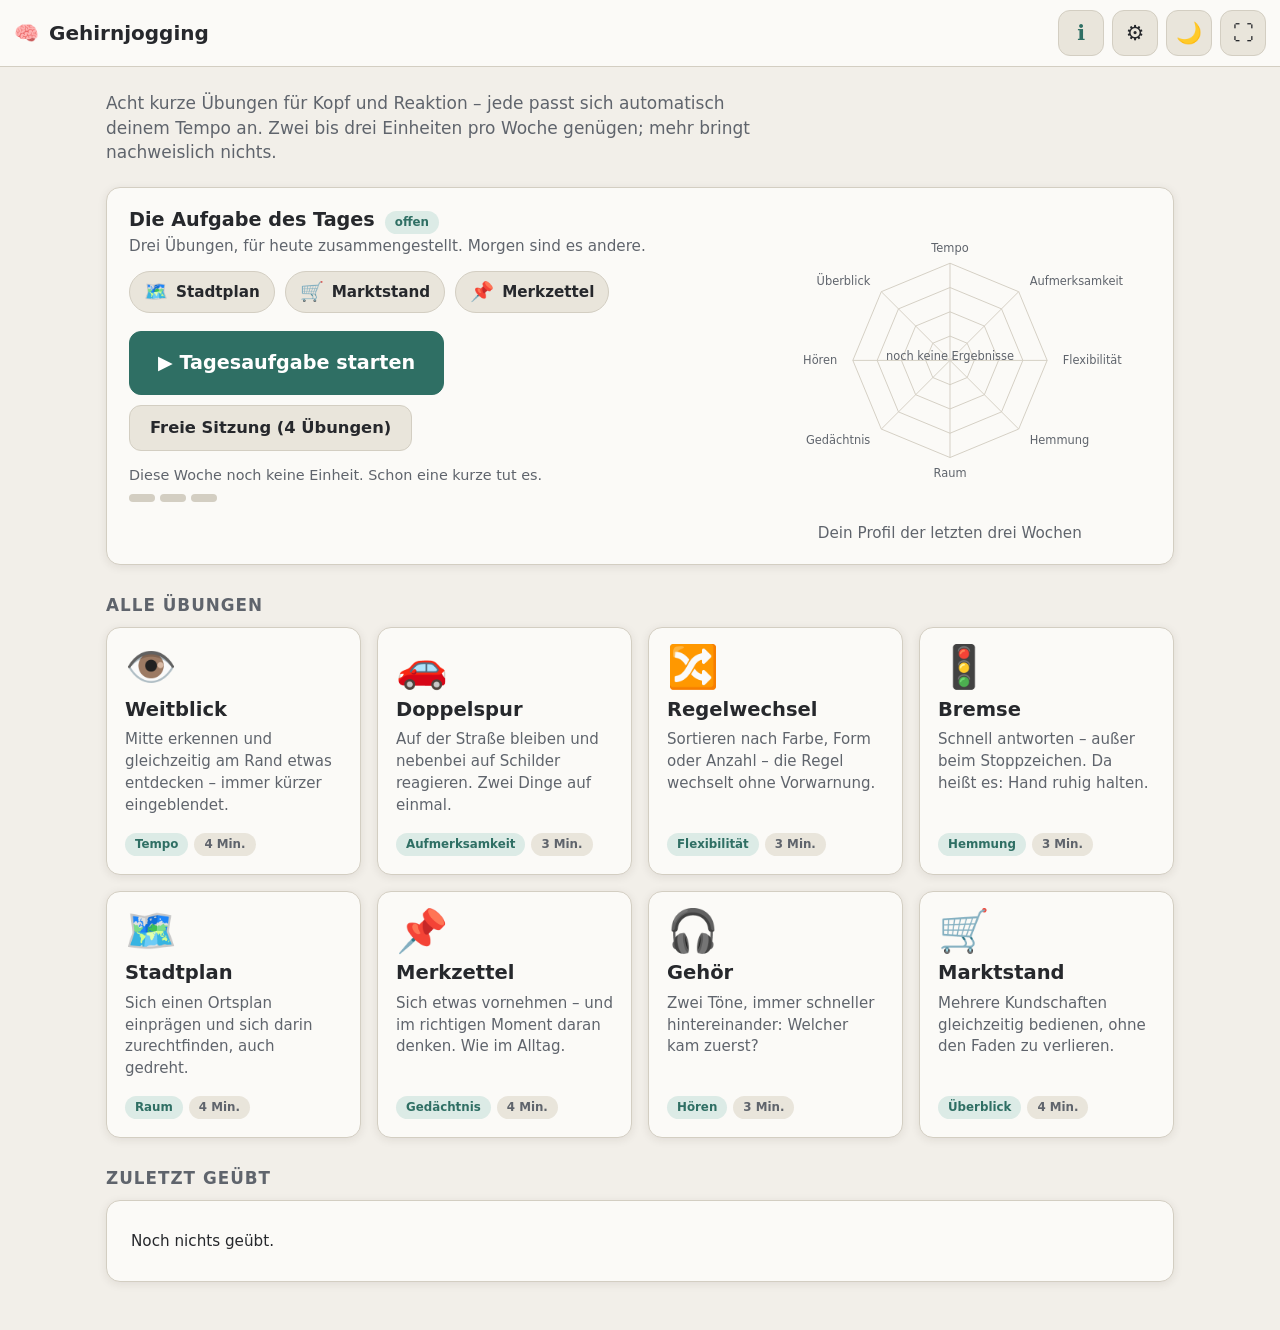
<file: index.html>
<!DOCTYPE html>
<html lang="de">
<head>
<meta charset="utf-8">
<meta name="viewport" content="width=device-width, initial-scale=1">
<title>Gehirnjogging</title>
<meta name="theme-color" content="#2f6f64">
<link rel="manifest" href="manifest.json">
<link rel="icon" href="data:image/svg+xml,<svg xmlns='http://www.w3.org/2000/svg' viewBox='0 0 100 100'><text y='.9em' font-size='90'>🧠</text></svg>">
<link rel="stylesheet" href="css/common.css">
<script src="js/common.js"></script>
<script src="js/uebungen.js" defer></script>
<style>
.kopfzeile-heute{display:flex;align-items:baseline;gap:10px;flex-wrap:wrap}
.tages-liste{display:flex;gap:10px;flex-wrap:wrap;margin:14px 0 18px}
.tages-chip{
  display:flex;align-items:center;gap:8px;background:var(--surface2);
  border:1px solid var(--border);border-radius:99px;padding:6px 14px;font-weight:600;font-size:.95rem;
}
.dosis{margin-top:14px;font-size:.9rem;color:var(--muted)}
.dosis b{color:var(--text)}
.punkte-reihe{display:flex;gap:5px;margin-top:8px}
.punkte-reihe i{width:26px;height:8px;border-radius:99px;background:var(--border)}
.punkte-reihe i.voll{background:var(--accent)}
#profil{width:100%;max-width:400px;margin:0 auto;display:block}
.profil-hinweis{text-align:center;color:var(--muted);font-size:.88rem;margin:6px 0 0}
.niveau-punkt{
  position:absolute;top:14px;right:16px;font-size:.78rem;font-weight:700;
  background:var(--accent-soft);color:var(--accent);border-radius:99px;padding:2px 9px;
}
</style>
</head>
<body>

<header class="topbar">
  <h1><span>🧠</span> Gehirnjogging</h1>
  <div class="actions">
    <a class="icon-btn" href="ueber.html" title="Über dieses Programm">ℹ️</a>
    <button class="icon-btn" id="btn-einst" title="Einstellungen">⚙️</button>
    <button class="icon-btn" id="btn-theme" title="Hell/Dunkel">🌙</button>
    <button class="icon-btn" id="btn-fs" title="Vollbild">⛶</button>
  </div>
</header>

<main class="page">

  <p class="intro">
    Acht kurze Übungen für Kopf und Reaktion – jede passt sich automatisch deinem
    Tempo an. Zwei bis drei Einheiten pro Woche genügen; mehr bringt nachweislich nichts.
  </p>

  <div class="tafel">
    <div class="tafel-reihe">
      <div>
        <div class="kopfzeile-heute">
          <h2 id="tag-titel">Die Aufgabe des Tages</h2>
          <span class="badge" id="tag-status">offen</span>
        </div>
        <p id="tag-text">Drei Übungen, für heute zusammengestellt. Morgen sind es andere.</p>
        <div class="tages-liste" id="tag-liste"></div>
        <div style="display:flex;gap:10px;flex-wrap:wrap">
          <button class="btn primary gross" id="btn-tag">▶ Tagesaufgabe starten</button>
          <button class="btn" id="btn-sitzung">Freie Sitzung (4 Übungen)</button>
        </div>
        <div class="dosis" id="dosis"></div>
      </div>
      <div>
        <svg id="profil" viewBox="0 0 420 330" role="img" aria-label="Übersicht deiner Bereiche"></svg>
        <p class="profil-hinweis">Dein Profil der letzten drei Wochen</p>
      </div>
    </div>
  </div>

  <h2 class="section-title">Alle Übungen</h2>
  <div class="cards" id="karten"></div>

  <h2 class="section-title">Zuletzt geübt</h2>
  <div class="tafel">
    <ul class="liste" id="verlauf"><li><span>Noch nichts geübt.</span></li></ul>
  </div>

</main>

<div class="overlay" id="ov-einst" data-dismiss>
  <div class="panel">
    <h2>Einstellungen</h2>
    <div class="field"><label for="c-gross">Große Schrift</label>
      <input type="checkbox" id="c-gross">
      <small>Vergrößert Texte und Schaltflächen im ganzen Programm.</small>
    </div>
    <div class="field"><label for="c-ton">Töne</label>
      <input type="checkbox" id="c-ton" checked>
      <small>Kurze Rückmeldungstöne bei richtig und falsch. Die Übung „Gehör“ braucht den Ton immer.</small>
    </div>
    <div class="field"><label>Sitzungslänge</label>
      <div class="seg" id="s-laenge">
        <button data-value="3">3 Übungen</button>
        <button data-value="4" class="active">4 Übungen</button>
        <button data-value="5">5 Übungen</button>
      </div>
    </div>
    <div class="field" style="border-top:1px solid var(--border);padding-top:16px">
      <label>Ergebnisse sichern</label>
      <div style="display:flex;gap:8px;flex-wrap:wrap">
        <button class="btn" id="btn-sichern">💾 Datei speichern</button>
        <button class="btn" id="btn-einlesen">📂 Datei einlesen</button>
      </div>
      <input type="file" id="datei" accept="application/json,.json" style="display:none">
      <small>Alle Ergebnisse liegen nur in diesem Browser – es gibt keinen Server und kein Konto.
      Die Sicherungsdatei bringt sie auf ein anderes Gerät oder zurück, falls der Browserspeicher
      geleert wurde.</small>
    </div>
    <div class="field"><label>Alle Ergebnisse löschen</label>
      <button class="btn" id="btn-loeschen" style="border-color:var(--danger);color:var(--danger)">Löschen</button>
      <small>Setzt Bestwerte, Niveaus und den Verlauf zurück. Lässt sich nicht rückgängig machen.</small>
    </div>
    <div class="panel-buttons">
      <button class="btn primary" onclick="GJ.close('ov-einst')">Fertig</button>
    </div>
  </div>
</div>

<div class="overlay" id="ov-fertig" data-dismiss>
  <div class="panel result">
    <div class="big">✓ Sitzung geschafft</div>
    <p id="f-text"></p>
    <ul class="liste" id="f-liste" style="margin-top:14px;text-align:left"></ul>
    <div class="panel-buttons" style="justify-content:center">
      <button class="btn primary" onclick="GJ.close('ov-fertig')">Danke, fertig</button>
    </div>
  </div>
</div>

<script>
"use strict";
document.addEventListener("DOMContentLoaded", function () {

  /* ---------- Karten ---------- */
  var niveaus = GJ.niveauJeUebung(21);
  var karten = GJ.el("karten");
  GJ.UEBUNGEN.forEach(function (u) {
    var a = document.createElement("a");
    a.className = "gcard";
    a.href = "uebungen/" + u.id + ".html";
    var n = niveaus[u.id];
    a.innerHTML =
      '<div class="gi">' + u.icon + '</div>' +
      '<h3>' + u.name + '</h3>' +
      '<p>' + u.kurz + '</p>' +
      '<div class="badges"><span class="badge">' + u.bereich + '</span>' +
      '<span class="badge grau">' + u.dauer + '</span></div>' +
      (n ? '<span class="niveau-punkt">Niveau ' + n + '</span>' : '');
    karten.appendChild(a);
  });

  /* ---------- Aufgabe des Tages ---------- */
  var rnd = GJ.rng(GJ.tagesSeed());
  var tagIds = GJ.shuffle(GJ.UEBUNGEN.map(function (u) { return u.id; }), rnd).slice(0, 3);
  var liste = GJ.el("tag-liste");
  tagIds.forEach(function (id) {
    var u = GJ.uebung(id);
    var s = document.createElement("span");
    s.className = "tages-chip";
    s.innerHTML = '<span style="font-size:1.2rem">' + u.icon + "</span>" + u.name;
    liste.appendChild(s);
  });
  var erledigt = GJ.tagesaufgabeErledigt();
  GJ.el("tag-status").textContent = erledigt ? "heute erledigt ✓" : "offen";
  if (erledigt) {
    GJ.el("btn-tag").textContent = "Nochmal machen";
    GJ.el("btn-tag").classList.remove("primary");
    GJ.el("btn-sitzung").classList.add("primary");
  }
  GJ.el("btn-tag").addEventListener("click", function () { GJ.sitzungStart(tagIds, true); });

  /* ---------- Freie Sitzung: bevorzugt lange nicht Geübtes ---------- */
  GJ.el("btn-sitzung").addEventListener("click", function () {
    var log = GJ.verlauf();
    var zuletzt = {};
    log.forEach(function (e) { zuletzt[e.id] = e.t; });
    var sortiert = GJ.UEBUNGEN.slice().sort(function (a, b) {
      return (zuletzt[a.id] || 0) - (zuletzt[b.id] || 0);
    }).map(function (u) { return u.id; });
    var n = GJ.load("sitzungslaenge", 4);
    GJ.sitzungStart(GJ.shuffle(sortiert.slice(0, n)), false);
  });

  /* ---------- Dosis ---------- */
  var einheiten = GJ.einheitenDieseWoche();
  var punkte = "";
  for (var i = 0; i < 3; i++) punkte += '<i class="' + (i < einheiten ? "voll" : "") + '"></i>';
  var text;
  if (einheiten === 0) text = "Diese Woche noch keine Einheit. Schon eine kurze tut es.";
  else if (einheiten < 3) text = "Diese Woche <b>" + einheiten + " von 3</b> Einheiten. Gut so.";
  else if (einheiten === 3) text = "<b>3 Einheiten</b> diese Woche – genau die Menge, die laut Studien wirkt.";
  else text = "<b>" + einheiten + " Einheiten</b> diese Woche. Mehr als drei bringen erwiesenermaßen keinen Zusatznutzen – ruh dich ruhig aus.";
  GJ.el("dosis").innerHTML = text + '<div class="punkte-reihe">' + punkte + "</div>";

  /* ---------- Profil (Netzdiagramm) ---------- */
  zeichneProfil(niveaus);

  /* ---------- Verlauf ---------- */
  var log = GJ.verlauf().slice(-8).reverse();
  var ul = GJ.el("verlauf");
  if (log.length) {
    ul.innerHTML = "";
    log.forEach(function (e) {
      var u = GJ.uebung(e.id);
      var li = document.createElement("li");
      li.innerHTML = "<span>" + (u ? u.icon + " " + u.name : e.id) +
        (e.text ? ' <span class="wann">· ' + e.text + "</span>" : "") + "</span>" +
        '<span><b>' + e.punkte + "</b> <span class=\"wann\">" + GJ.fmtDatum(e.t) + "</span></span>";
      ul.appendChild(li);
    });
  }

  /* ---------- Sitzungsabschluss ---------- */
  if (new URLSearchParams(location.search).get("fertig")) {
    var s = GJ.sitzung();
    if (s) {
      if (s.tag) {
        GJ.tagesaufgabeAbhaken();
        GJ.el("tag-status").textContent = "heute erledigt ✓";
      }
      var schnitt = Math.round(s.punkte.reduce(function (a, b) { return a + b; }, 0) / s.punkte.length);
      GJ.el("f-text").textContent = s.ids.length + (s.ids.length === 1 ? " Übung, " : " Übungen, ") +
        "Durchschnitt " + schnitt + " Punkte.";
      var fl = GJ.el("f-liste");
      fl.innerHTML = "";
      s.ids.forEach(function (id, i) {
        var u = GJ.uebung(id);
        var li = document.createElement("li");
        li.innerHTML = "<span>" + u.icon + " " + u.name + "</span><b>" + (s.punkte[i] || 0) + "</b>";
        fl.appendChild(li);
      });
      GJ.sitzungEnde();
      GJ.open("ov-fertig");
      history.replaceState(null, "", "index.html");
    }
  }

  /* ---------- Einstellungen ---------- */
  GJ.el("btn-einst").addEventListener("click", function () {
    GJ.el("c-gross").checked = GJ.istGross();
    GJ.el("c-ton").checked = GJ.load("ton", true);
    GJ.segSet(GJ.el("s-laenge"), GJ.load("sitzungslaenge", 4));
    GJ.open("ov-einst");
  });
  GJ.el("c-gross").addEventListener("change", function () { GJ.setGross(this.checked); });
  GJ.el("c-ton").addEventListener("change", function () { GJ.save("ton", this.checked); });
  GJ.seg(GJ.el("s-laenge"), function (v) { GJ.save("sitzungslaenge", +v); });
  GJ.el("btn-sichern").addEventListener("click", function () {
    var name = GJ.sicherungSpeichern();
    this.textContent = "✓ " + name;
    var b = this;
    setTimeout(function () { b.textContent = "💾 Datei speichern"; }, 4000);
  });
  GJ.el("btn-einlesen").addEventListener("click", function () { GJ.el("datei").click(); });
  GJ.el("datei").addEventListener("change", function () {
    var f = this.files[0];
    if (!f) return;
    var leser = new FileReader();
    leser.onload = function () {
      try {
        var n = GJ.sicherungEinlesen(leser.result);
        alert("Sicherung eingelesen (" + n + " Einträge). Die Seite wird neu geladen.");
        location.reload();
      } catch (e) {
        alert("Das hat nicht geklappt: " + e.message);
      }
    };
    leser.readAsText(f);
    this.value = "";
  });
  GJ.el("btn-loeschen").addEventListener("click", function () {
    if (!confirm("Wirklich alle Ergebnisse und Bestwerte löschen?")) return;
    GJ.save("log", []);
    GJ.UEBUNGEN.forEach(function (u) { GJ.save("best-" + u.id, 0); });
    location.reload();
  });

  /* ---------- Offline-Betrieb ---------- */
  if ("serviceWorker" in navigator && location.protocol !== "file:") {
    navigator.serviceWorker.register("sw.js").catch(function () {});
  }

  /* ---------------- Netzdiagramm ---------------- */
  function zeichneProfil(werte) {
    var svg = GJ.el("profil");
    var cx = 210, cy = 160, r = 102;
    var n = GJ.UEBUNGEN.length;
    var teile = [];

    function punktAuf(i, f) {
      var w = (Math.PI * 2 * i) / n - Math.PI / 2;
      return [cx + Math.cos(w) * r * f, cy + Math.sin(w) * r * f];
    }
    /* Ringe */
    [0.25, 0.5, 0.75, 1].forEach(function (f) {
      var p = [];
      for (var i = 0; i < n; i++) p.push(punktAuf(i, f).join(","));
      teile.push('<polygon points="' + p.join(" ") + '" fill="none" stroke="var(--border)" stroke-width="1"/>');
    });
    /* Speichen + Beschriftung */
    for (var i = 0; i < n; i++) {
      var e = punktAuf(i, 1);
      teile.push('<line x1="' + cx + '" y1="' + cy + '" x2="' + e[0] + '" y2="' + e[1] + '" stroke="var(--border)" stroke-width="1"/>');
      var t = punktAuf(i, 1.16);
      var anker = t[0] > cx + 6 ? "start" : (t[0] < cx - 6 ? "end" : "middle");
      teile.push('<text x="' + t[0] + '" y="' + (t[1] + 4) + '" text-anchor="' + anker +
        '" font-size="12" fill="var(--muted)">' + GJ.UEBUNGEN[i].bereich + "</text>");
    }
    /* Werte */
    var pts = [], hatWerte = false;
    for (var j = 0; j < n; j++) {
      var v = (werte[GJ.UEBUNGEN[j].id] || 0) / 100;
      if (v > 0) hatWerte = true;
      pts.push(punktAuf(j, Math.max(v, 0.02)).join(","));
    }
    if (hatWerte) {
      teile.push('<polygon points="' + pts.join(" ") + '" fill="var(--accent)" fill-opacity="0.28" stroke="var(--accent)" stroke-width="2.5" stroke-linejoin="round"/>');
      for (var k = 0; k < n; k++) {
        var vv = (werte[GJ.UEBUNGEN[k].id] || 0) / 100;
        if (vv <= 0) continue;
        var p2 = punktAuf(k, vv);
        teile.push('<circle cx="' + p2[0] + '" cy="' + p2[1] + '" r="3.5" fill="var(--accent)"/>');
      }
    } else {
      teile.push('<text x="' + cx + '" y="' + cy + '" text-anchor="middle" font-size="12" fill="var(--muted)">noch keine Ergebnisse</text>');
    }
    svg.innerHTML = teile.join("");
  }
});
</script>
</body>
</html>
</file>
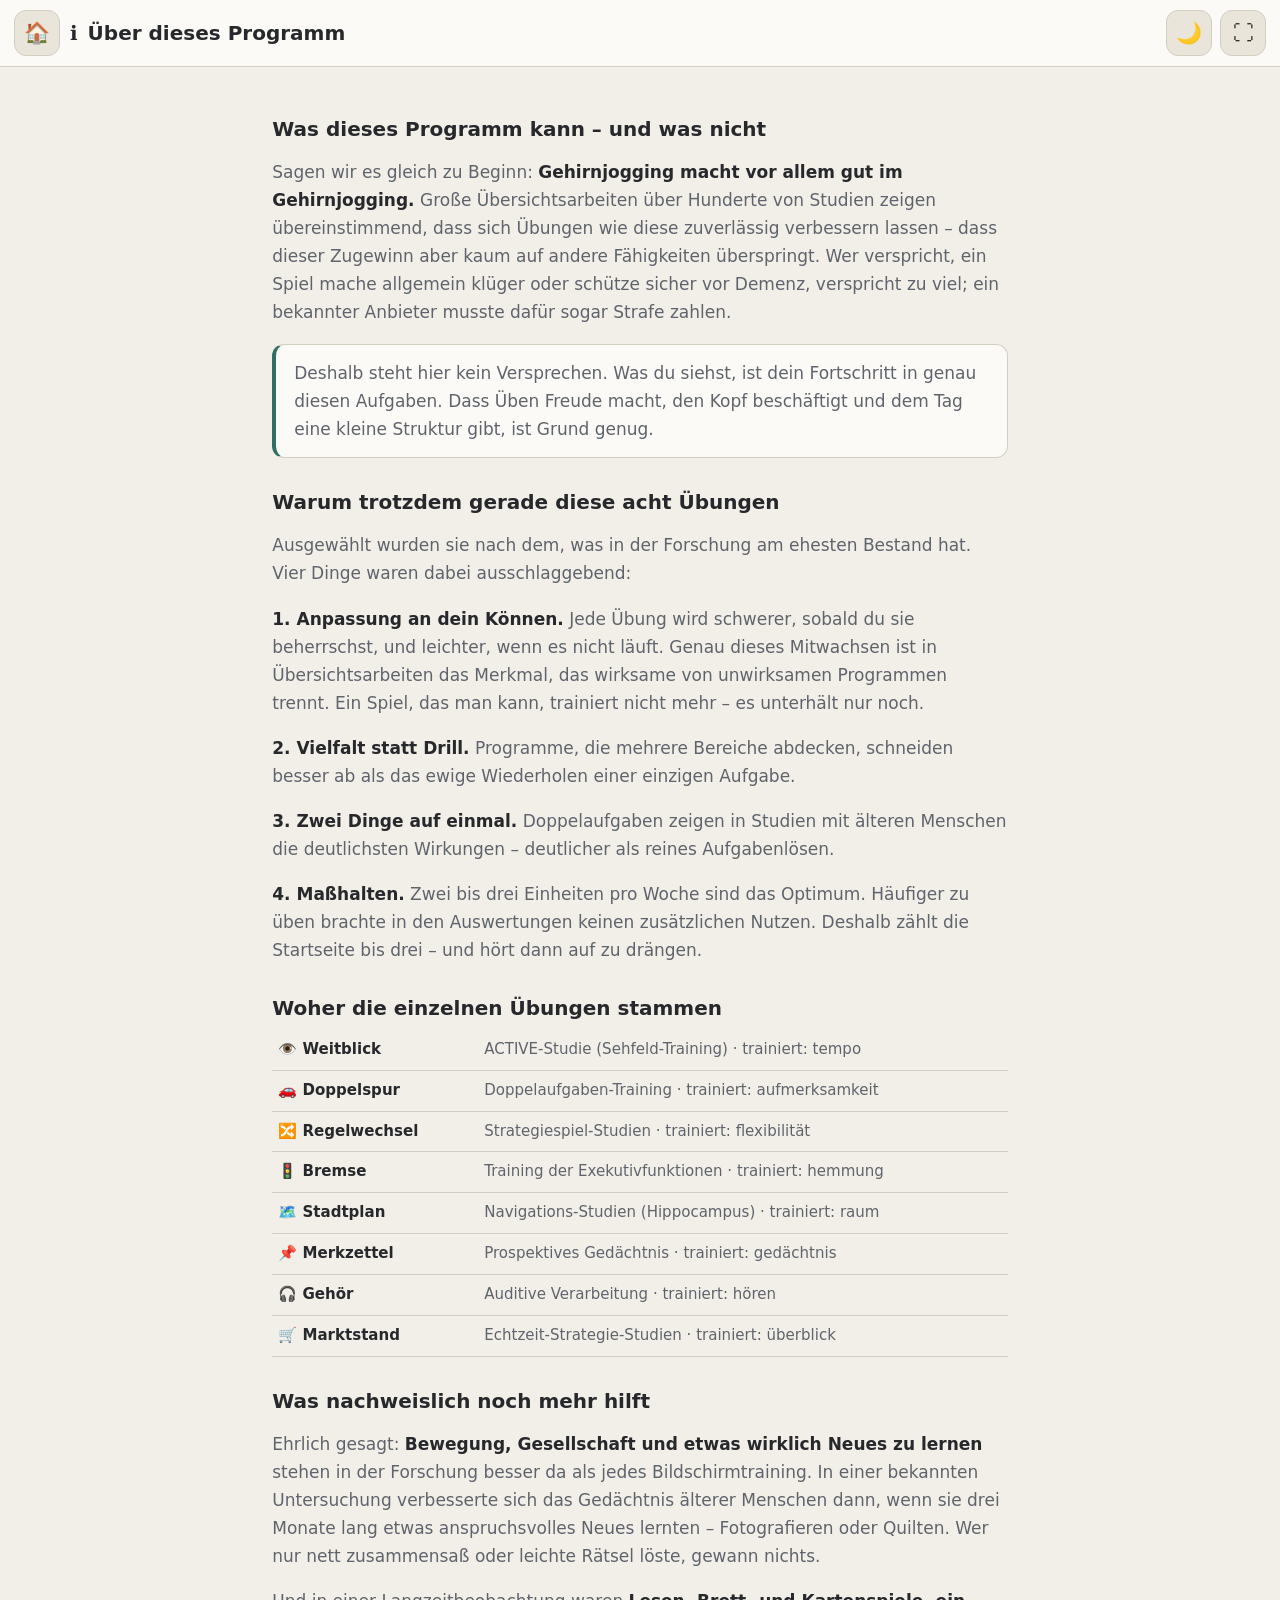
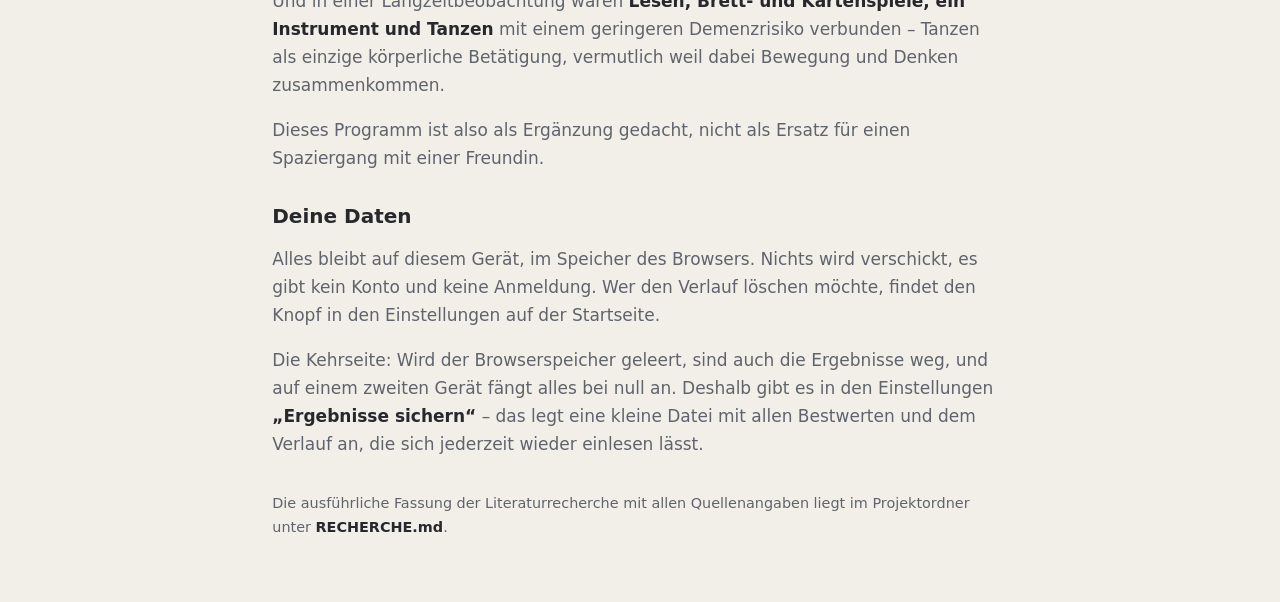
<file: ueber.html>
<!DOCTYPE html>
<html lang="de">
<head>
<meta charset="utf-8">
<meta name="viewport" content="width=device-width, initial-scale=1">
<title>Über dieses Programm – Gehirnjogging</title>
<link rel="icon" href="data:image/svg+xml,<svg xmlns='http://www.w3.org/2000/svg' viewBox='0 0 100 100'><text y='.9em' font-size='90'>🧠</text></svg>">
<link rel="stylesheet" href="css/common.css">
<script src="js/common.js"></script>
<script src="js/uebungen.js" defer></script>
<style>
.text{max-width:68ch;margin:0 auto}
.text h2{margin:32px 0 10px;font-size:1.25rem}
.text p{color:var(--muted);line-height:1.65}
.text b{color:var(--text)}
.kasten{
  background:var(--surface);border:1px solid var(--border);border-left:4px solid var(--accent);
  border-radius:12px;padding:14px 18px;margin:18px 0;
}
.kasten p{margin:0}
table.q{width:100%;border-collapse:collapse;margin-top:10px;font-size:.94rem}
table.q td{padding:9px 6px;border-bottom:1px solid var(--border);vertical-align:top;color:var(--muted)}
table.q td:first-child{font-weight:700;color:var(--text);white-space:nowrap;padding-right:14px}
</style>
</head>
<body>

<header class="topbar">
  <a class="icon-btn" href="index.html" title="Zur Übersicht">🏠</a>
  <h1><span>ℹ️</span> Über dieses Programm</h1>
  <div class="actions">
    <button class="icon-btn" id="btn-theme" title="Hell/Dunkel">🌙</button>
    <button class="icon-btn" id="btn-fs" title="Vollbild">⛶</button>
  </div>
</header>

<main class="page">
  <div class="text">

    <h2>Was dieses Programm kann – und was nicht</h2>
    <p>Sagen wir es gleich zu Beginn: <b>Gehirnjogging macht vor allem gut im
    Gehirnjogging.</b> Große Übersichtsarbeiten über Hunderte von Studien zeigen
    übereinstimmend, dass sich Übungen wie diese zuverlässig verbessern lassen – dass
    dieser Zugewinn aber kaum auf andere Fähigkeiten überspringt. Wer verspricht,
    ein Spiel mache allgemein klüger oder schütze sicher vor Demenz, verspricht zu
    viel; ein bekannter Anbieter musste dafür sogar Strafe zahlen.</p>

    <div class="kasten">
      <p>Deshalb steht hier kein Versprechen. Was du siehst, ist dein Fortschritt in
      genau diesen Aufgaben. Dass Üben Freude macht, den Kopf beschäftigt und dem
      Tag eine kleine Struktur gibt, ist Grund genug.</p>
    </div>

    <h2>Warum trotzdem gerade diese acht Übungen</h2>
    <p>Ausgewählt wurden sie nach dem, was in der Forschung am ehesten Bestand hat.
    Vier Dinge waren dabei ausschlaggebend:</p>
    <p><b>1. Anpassung an dein Können.</b> Jede Übung wird schwerer, sobald du sie
    beherrschst, und leichter, wenn es nicht läuft. Genau dieses Mitwachsen ist in
    Übersichtsarbeiten das Merkmal, das wirksame von unwirksamen Programmen trennt.
    Ein Spiel, das man kann, trainiert nicht mehr – es unterhält nur noch.</p>
    <p><b>2. Vielfalt statt Drill.</b> Programme, die mehrere Bereiche abdecken,
    schneiden besser ab als das ewige Wiederholen einer einzigen Aufgabe.</p>
    <p><b>3. Zwei Dinge auf einmal.</b> Doppelaufgaben zeigen in Studien mit älteren
    Menschen die deutlichsten Wirkungen – deutlicher als reines Aufgabenlösen.</p>
    <p><b>4. Maßhalten.</b> Zwei bis drei Einheiten pro Woche sind das Optimum.
    Häufiger zu üben brachte in den Auswertungen keinen zusätzlichen Nutzen. Deshalb
    zählt die Startseite bis drei – und hört dann auf zu drängen.</p>

    <h2>Woher die einzelnen Übungen stammen</h2>
    <table class="q" id="tabelle"></table>

    <h2>Was nachweislich noch mehr hilft</h2>
    <p>Ehrlich gesagt: <b>Bewegung, Gesellschaft und etwas wirklich Neues zu lernen</b>
    stehen in der Forschung besser da als jedes Bildschirmtraining. In einer
    bekannten Untersuchung verbesserte sich das Gedächtnis älterer Menschen dann,
    wenn sie drei Monate lang etwas anspruchsvolles Neues lernten – Fotografieren
    oder Quilten. Wer nur nett zusammensaß oder leichte Rätsel löste, gewann nichts.</p>
    <p>Und in einer Langzeitbeobachtung waren <b>Lesen, Brett- und Kartenspiele, ein
    Instrument und Tanzen</b> mit einem geringeren Demenzrisiko verbunden – Tanzen als
    einzige körperliche Betätigung, vermutlich weil dabei Bewegung und Denken
    zusammenkommen.</p>
    <p>Dieses Programm ist also als Ergänzung gedacht, nicht als Ersatz für einen
    Spaziergang mit einer Freundin.</p>

    <h2>Deine Daten</h2>
    <p>Alles bleibt auf diesem Gerät, im Speicher des Browsers. Nichts wird
    verschickt, es gibt kein Konto und keine Anmeldung. Wer den Verlauf löschen
    möchte, findet den Knopf in den Einstellungen auf der Startseite.</p>
    <p>Die Kehrseite: Wird der Browserspeicher geleert, sind auch die Ergebnisse weg,
    und auf einem zweiten Gerät fängt alles bei null an. Deshalb gibt es in den
    Einstellungen <b>„Ergebnisse sichern“</b> – das legt eine kleine Datei mit allen
    Bestwerten und dem Verlauf an, die sich jederzeit wieder einlesen lässt.</p>

    <p style="margin-top:34px;font-size:.9rem">
      Die ausführliche Fassung der Literaturrecherche mit allen Quellenangaben liegt
      im Projektordner unter <b>RECHERCHE.md</b>.
    </p>
  </div>
</main>

<script>
document.addEventListener("DOMContentLoaded", function () {
  var t = document.getElementById("tabelle");
  GJ.UEBUNGEN.forEach(function (u) {
    var tr = document.createElement("tr");
    tr.innerHTML = "<td>" + u.icon + " " + u.name + "</td><td>" + u.quelle +
      " · trainiert: " + u.bereich.toLowerCase() + "</td>";
    t.appendChild(tr);
  });
});
</script>
</body>
</html>
</file>
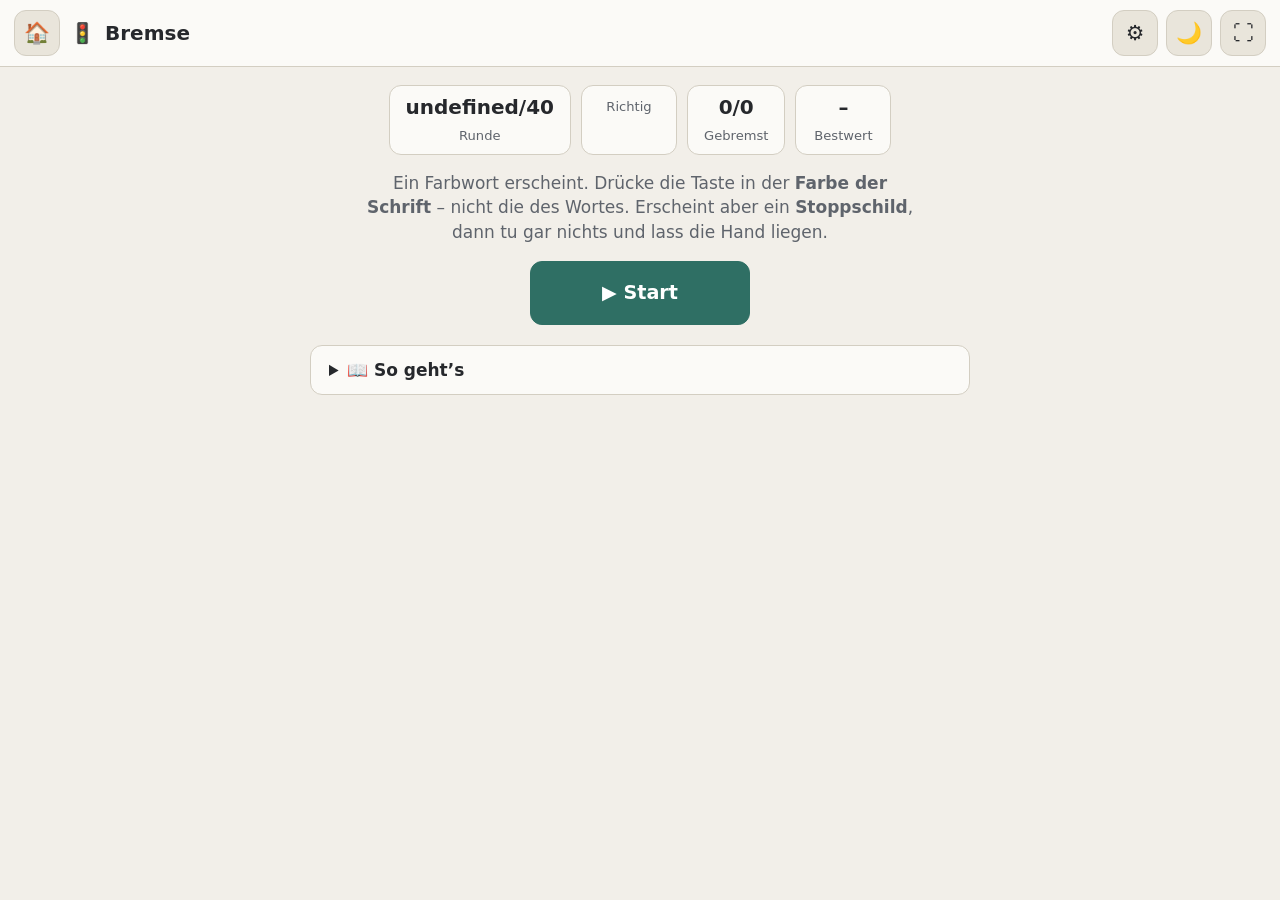
<file: uebungen/bremse.html>
<!DOCTYPE html>
<html lang="de">
<head>
<meta charset="utf-8">
<meta name="viewport" content="width=device-width, initial-scale=1">
<title>Bremse – Gehirnjogging</title>
<link rel="icon" href="data:image/svg+xml,<svg xmlns='http://www.w3.org/2000/svg' viewBox='0 0 100 100'><text y='.9em' font-size='90'>🚦</text></svg>">
<link rel="stylesheet" href="../css/common.css">
<script src="../js/common.js"></script>
<script src="../js/uebungen.js"></script>
<style>
#buehne{
  position:relative;width:min(94vw,520px);height:190px;border-radius:var(--radius);
  background:var(--surface);border:1px solid var(--border);box-shadow:var(--shadow);
  display:flex;align-items:center;justify-content:center;overflow:hidden;
}
#wort{font-size:clamp(2.2rem,10vw,3.6rem);font-weight:900;letter-spacing:.04em}
#stopp{
  position:absolute;inset:0;display:none;align-items:center;justify-content:center;
  background:rgba(160,40,30,.14);
}
#stopp.an{display:flex}
#stopp svg{width:130px;height:130px;filter:drop-shadow(0 2px 8px rgba(0,0,0,.3))}
.farbtasten{display:grid;grid-template-columns:repeat(4,1fr);gap:12px;width:min(94vw,520px)}
.farbtaste{
  min-height:80px;border-radius:14px;border:2px solid var(--border);
  font-weight:800;font-size:1rem;color:#fff;text-shadow:0 1px 3px rgba(0,0,0,.45);
}
.farbtaste:hover{filter:brightness(1.08)}
.farbtaste:disabled{opacity:.5}
@media (max-width:520px){ .farbtasten{grid-template-columns:repeat(2,1fr)} }
</style>
</head>
<body>

<header class="topbar">
  <a class="icon-btn" href="../index.html" title="Zur Übersicht">🏠</a>
  <h1><span>🚦</span> Bremse</h1>
  <div class="actions">
    <button class="icon-btn" id="btn-einst" title="Einstellungen">⚙️</button>
    <button class="icon-btn" id="btn-theme" title="Hell/Dunkel">🌙</button>
    <button class="icon-btn" id="btn-fs" title="Vollbild">⛶</button>
  </div>
</header>

<main class="page center">
  <div class="hud">
    <div class="stat"><b id="h-runde">0/40</b><span>Runde</span></div>
    <div class="stat"><b id="h-richtig">0</b><span>Richtig</span></div>
    <div class="stat"><b id="h-stopp">0/0</b><span>Gebremst</span></div>
    <div class="stat"><b id="h-best">–</b><span>Bestwert</span></div>
  </div>

  <div id="start-box" class="center" style="text-align:center">
    <p style="color:var(--muted);max-width:52ch;margin:0">
      Ein Farbwort erscheint. Drücke die Taste in der <b>Farbe der Schrift</b> –
      nicht die des Wortes. Erscheint aber ein <b>Stoppschild</b>, dann tu gar
      nichts und lass die Hand liegen.
    </p>
    <button class="btn primary gross" id="btn-start" style="min-width:220px">▶ Start</button>
  </div>

  <div id="spiel" style="display:none" class="center">
    <div id="buehne">
      <div id="wort"></div>
      <div id="stopp"><svg viewBox="0 0 100 100"><polygon points="30,4 70,4 96,30 96,70 70,96 30,96 4,70 4,30" fill="#b3382c" stroke="#fff" stroke-width="5"/><rect x="22" y="44" width="56" height="12" rx="3" fill="#fff"/></svg></div>
    </div>
    <div class="ansage" id="ansage">&nbsp;</div>
    <div class="farbtasten" id="tasten"></div>
  </div>

  <details class="rules">
    <summary>📖 So geht’s</summary>
    <p>Das Wort „ROT“ kann in blauer Schrift stehen – dann ist <b>Blau</b> richtig.
    Das Lesen läuft automatisch ab und muss unterdrückt werden; genau das ist die
    Übung. Mit Tastatur: die Tasten <b>1</b> bis <b>4</b> in der Reihenfolge der
    Schaltflächen.</p>
    <p>In etwa jeder vierten Runde erscheint kurz nach dem Wort ein <b>Stoppschild</b>.
    Dann darfst du nicht mehr drücken – auch wenn die Hand schon unterwegs ist.
    Das Schild kommt immer später, je besser du bremst, und früher, wenn es misslingt.
    So findet die Übung heraus, wie schnell deine Bremse arbeitet.</p>
    <p>Am Ende siehst du deine <b>Stoppzeit</b>: die geschätzte Zeit, die dein Kopf
    braucht, um eine bereits gestartete Bewegung noch abzufangen. Kürzer ist besser;
    zwischen 200 und 300 Millisekunden ist ein üblicher Wert.</p>
  </details>
</main>

<div class="overlay" id="ov-einst" data-dismiss>
  <div class="panel">
    <h2>Einstellungen</h2>
    <div class="field"><label>Stoppschild</label>
      <div class="seg" id="s-stopp">
        <button data-value="1" class="active">Ja</button>
        <button data-value="0">Nur Farben</button>
      </div>
      <small>Ohne Stoppschild bleibt die Farb-Wort-Aufgabe allein – ein guter Einstieg.</small>
    </div>
    <div class="field"><label>Runden</label>
      <div class="seg" id="s-runden">
        <button data-value="24">24</button>
        <button data-value="40" class="active">40</button>
        <button data-value="60">60</button>
      </div>
    </div>
    <div class="field"><label for="c-namen">Farbnamen auf den Tasten</label>
      <input type="checkbox" id="c-namen">
      <small>Hilfreich, wenn sich Farben schwer unterscheiden lassen.</small>
    </div>
    <div class="panel-buttons">
      <button class="btn primary" id="btn-uebernehmen">Übernehmen</button>
    </div>
  </div>
</div>

<script>
"use strict";
var cfg = GJ.load("bremse-cfg", { stopp: 1, runden: 40, namen: false });

var FARBEN = [
  { id: "rot", name: "ROT", hex: "#c0392b" },
  { id: "blau", name: "BLAU", hex: "#2c6fae" },
  { id: "gruen", name: "GRÜN", hex: "#3d7a4e" },
  { id: "gelb", name: "GELB", hex: "#c9962b" }
];

var runde, richtig, laeuft = false, offen = false, tStart = 0;
var tinte, istStoppRunde, ssd, stoppTimer = null, deadline = null, gestoppt;
var stoppVersuche = 0, stoppErfolg = 0, goZeiten = [], goFalsch = 0, ssdWerte = [];

function baueTasten() {
  var box = GJ.el("tasten");
  box.innerHTML = "";
  FARBEN.forEach(function (f, i) {
    var b = document.createElement("button");
    b.className = "farbtaste";
    b.style.background = f.hex;
    b.textContent = cfg.namen ? f.name : (i + 1) + "";
    b.setAttribute("aria-label", f.name);
    b.addEventListener("click", function () { antwort(f.id); });
    box.appendChild(b);
  });
}

function naechste() {
  if (runde >= cfg.runden) return ende();
  runde++;
  var wort = GJ.pick(FARBEN);
  tinte = Math.random() < 0.68 ? GJ.pick(FARBEN.filter(function (f) { return f.id !== wort.id; })) : wort;
  istStoppRunde = cfg.stopp && Math.random() < 0.26;
  gestoppt = false;

  var w = GJ.el("wort");
  w.textContent = wort.name;
  w.style.color = tinte.hex;
  GJ.el("stopp").classList.remove("an");
  GJ.el("ansage").innerHTML = "&nbsp;";
  GJ.el("ansage").className = "ansage";
  GJ.$$(".farbtaste").forEach(function (b) { b.disabled = false; });

  offen = true;
  tStart = performance.now();
  hud();

  if (istStoppRunde) {
    stoppVersuche++;
    stoppTimer = setTimeout(function () {
      if (!offen) return;
      GJ.el("stopp").classList.add("an");
    }, ssd);
  }
  deadline = setTimeout(function () {
    if (!offen) return;
    if (istStoppRunde) auswerten(null, true);
    else auswerten(null, false);
  }, 2200);
}

function antwort(id) {
  if (!offen) return;
  auswerten(id, false);
}

function auswerten(id, zeitAbgelaufen) {
  offen = false;
  clearTimeout(stoppTimer); clearTimeout(deadline);
  var rt = performance.now() - tStart;
  var an = GJ.el("ansage");
  GJ.$$(".farbtaste").forEach(function (b) { b.disabled = true; });
  var gut;

  if (istStoppRunde) {
    gut = (id === null);
    if (gut) {
      stoppErfolg++;
      ssd = GJ.clamp(ssd + 55, 40, 900);      /* geglückt → Schild kommt später */
      an.textContent = "✓ Gut gebremst";
      an.className = "ansage gut";
    } else {
      ssd = GJ.clamp(ssd - 55, 40, 900);      /* misslungen → früher warnen */
      an.textContent = "✗ Das war ein Stoppschild";
      an.className = "ansage schlecht";
    }
    ssdWerte.push(ssd);
  } else if (rt < 150 && id !== null) {
    /* Unter 150 ms kann niemand gelesen haben – das war geraten, nicht geantwortet */
    gut = false; goFalsch++;
    an.textContent = "✗ Zu früh gedrückt – erst schauen";
    an.className = "ansage schlecht";
  } else {
    gut = (id === tinte.id);
    if (gut) { richtig++; goZeiten.push(rt); an.textContent = "✓ " + Math.round(rt) + " ms"; an.className = "ansage gut"; }
    else {
      goFalsch++;
      an.textContent = zeitAbgelaufen ? "⏱ Zu langsam – die Schrift war " + farbName(tinte.id)
                                      : "✗ Die Schrift war " + farbName(tinte.id);
      an.className = "ansage schlecht";
    }
  }
  if (istStoppRunde && gut) richtig++;
  GJ.pieps(gut);
  hud();
  setTimeout(naechste, gut ? 700 : 1250);
}

function farbName(id) {
  return FARBEN.filter(function (f) { return f.id === id; })[0].name.toLowerCase();
}

function start() {
  runde = 0; richtig = 0; ssd = 220;
  stoppVersuche = 0; stoppErfolg = 0; goZeiten = []; goFalsch = 0; ssdWerte = [];
  laeuft = true;
  baueTasten();
  GJ.el("start-box").style.display = "none";
  GJ.el("spiel").style.display = "";
  setTimeout(naechste, 400);
}

function mittel(a) { return a.length ? a.reduce(function (x, y) { return x + y; }, 0) / a.length : 0; }

function ende() {
  laeuft = false; offen = false;
  var goQuote = (goZeiten.length) / Math.max(1, goZeiten.length + goFalsch);
  var mittlereSSD = ssdWerte.length ? mittel(ssdWerte.slice(-8)) : 0;
  var goRT = mittel(goZeiten) || 900;
  var ssrt = Math.round(GJ.clamp(goRT - mittlereSSD, 80, 700));
  var punkte;
  if (cfg.stopp && ssdWerte.length >= 4) {
    var bremsPunkte = GJ.clamp(100 * (520 - ssrt) / 380, 0, 100);
    /* Die Schätzung der Stoppzeit trägt nur, wenn ungefähr die Hälfte der
       Stoppschilder auch beachtet wurde – so ist das Verfahren gebaut.
       Wer fast nie bremst, bekommt dafür keine guten Punkte. */
    var stoppQuote = stoppErfolg / Math.max(1, stoppVersuche);
    if (stoppQuote < 0.3) bremsPunkte = Math.min(bremsPunkte, 100 * stoppQuote);
    punkte = 0.55 * bremsPunkte + 0.45 * (goQuote * 100);
  } else {
    var tempoPunkte = GJ.clamp(100 * (1400 - goRT) / 900, 0, 100);
    punkte = (0.5 * tempoPunkte + 0.5 * goQuote * 100) * 0.85;
  }
  GJ.el("start-box").style.display = "";
  GJ.el("spiel").style.display = "none";
  GJ.rahmen.fertig({
    punkte: punkte,
    roh: cfg.stopp ? ssrt : Math.round(goRT),
    titel: richtig + " von " + cfg.runden + " richtig",
    text: cfg.stopp
      ? "Deine Stoppzeit liegt bei etwa " + ssrt + " ms – so lange braucht dein Kopf, um eine schon begonnene Bewegung abzufangen."
      : "Im Schnitt " + Math.round(goRT) + " ms je Farbe.",
    rohText: (cfg.stopp ? stoppErfolg + " von " + stoppVersuche + " Stoppschildern beachtet · " : "") +
             "Farbe im Schnitt " + Math.round(goRT) + " ms"
  });
}

function hud() {
  GJ.el("h-runde").textContent = runde + "/" + cfg.runden;
  GJ.el("h-richtig").textContent = richtig;
  GJ.el("h-stopp").textContent = stoppErfolg + "/" + stoppVersuche;
  GJ.el("h-best").textContent = GJ.bestwert("bremse") || "–";
}

document.addEventListener("keydown", function (e) {
  if (document.querySelector(".overlay.open")) return;
  if (offen && e.key >= "1" && e.key <= "4") {
    var b = GJ.$$(".farbtaste")[+e.key - 1];
    if (b && !b.disabled) b.click();
  } else if (!laeuft && e.key === "Enter") GJ.el("btn-start").click();
});

["s-stopp", "s-runden"].forEach(function (id) { GJ.seg(GJ.el(id)); });
GJ.el("btn-einst").addEventListener("click", function () {
  GJ.segSet(GJ.el("s-stopp"), cfg.stopp);
  GJ.segSet(GJ.el("s-runden"), cfg.runden);
  GJ.el("c-namen").checked = cfg.namen;
  GJ.open("ov-einst");
});
GJ.el("btn-uebernehmen").addEventListener("click", function () {
  cfg = {
    stopp: +GJ.segVal(GJ.el("s-stopp")),
    runden: +GJ.segVal(GJ.el("s-runden")),
    namen: GJ.el("c-namen").checked
  };
  GJ.save("bremse-cfg", cfg);
  GJ.close("ov-einst");
  laeuft = false; offen = false;
  clearTimeout(stoppTimer); clearTimeout(deadline);
  GJ.el("start-box").style.display = "";
  GJ.el("spiel").style.display = "none";
  hud();
});
GJ.el("btn-start").addEventListener("click", start);

document.addEventListener("DOMContentLoaded", function () {
  GJ.rahmen.start("bremse", start);
  baueTasten();
  hud();
});
</script>
</body>
</html>
</file>
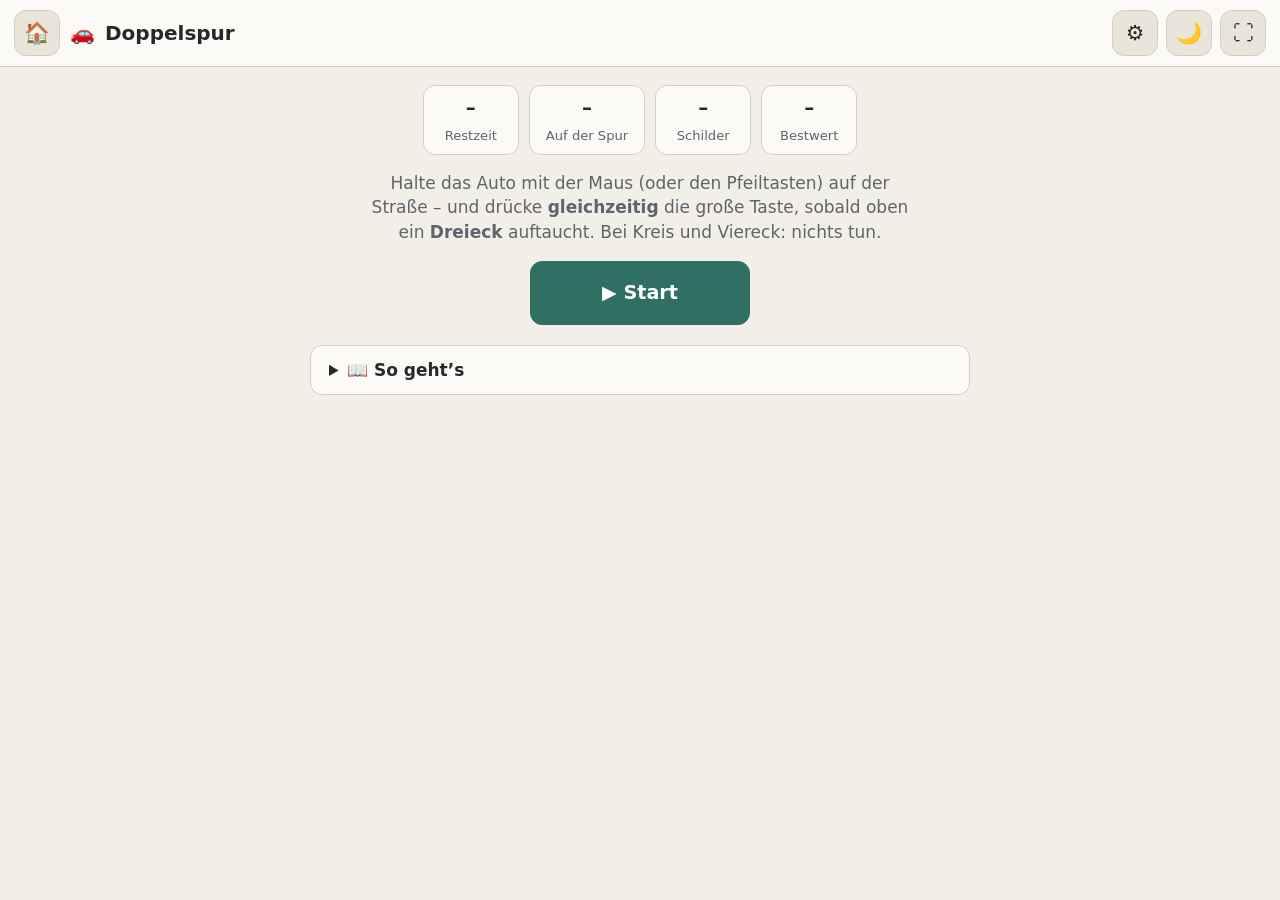
<file: uebungen/doppelspur.html>
<!DOCTYPE html>
<html lang="de">
<head>
<meta charset="utf-8">
<meta name="viewport" content="width=device-width, initial-scale=1">
<title>Doppelspur – Gehirnjogging</title>
<link rel="icon" href="data:image/svg+xml,<svg xmlns='http://www.w3.org/2000/svg' viewBox='0 0 100 100'><text y='.9em' font-size='90'>🚗</text></svg>">
<link rel="stylesheet" href="../css/common.css">
<script src="../js/common.js"></script>
<script src="../js/uebungen.js"></script>
<style>
#c{cursor:none}
#taste{min-width:230px;min-height:76px;font-size:1.3rem}
#hinweis{color:var(--muted);text-align:center;min-height:1.5em}
</style>
</head>
<body>

<header class="topbar">
  <a class="icon-btn" href="../index.html" title="Zur Übersicht">🏠</a>
  <h1><span>🚗</span> Doppelspur</h1>
  <div class="actions">
    <button class="icon-btn" id="btn-einst" title="Einstellungen">⚙️</button>
    <button class="icon-btn" id="btn-theme" title="Hell/Dunkel">🌙</button>
    <button class="icon-btn" id="btn-fs" title="Vollbild">⛶</button>
  </div>
</header>

<main class="page center">
  <div class="hud">
    <div class="stat"><b id="h-zeit">–</b><span>Restzeit</span></div>
    <div class="stat"><b id="h-spur">–</b><span>Auf der Spur</span></div>
    <div class="stat"><b id="h-schild">–</b><span>Schilder</span></div>
    <div class="stat"><b id="h-best">–</b><span>Bestwert</span></div>
  </div>

  <div id="start-box" class="center" style="text-align:center">
    <p style="color:var(--muted);max-width:50ch;margin:0">
      Halte das Auto mit der Maus (oder den Pfeiltasten) auf der Straße –
      und drücke <b>gleichzeitig</b> die große Taste, sobald oben ein
      <b>Dreieck</b> auftaucht. Bei Kreis und Viereck: nichts tun.
    </p>
    <button class="btn primary gross" id="btn-start" style="min-width:220px">▶ Start</button>
  </div>

  <div id="spiel" style="display:none" class="center">
    <div class="buehne"><canvas id="c" width="600" height="440"></canvas></div>
    <button class="btn primary" id="taste">▲ Dreieck!</button>
    <div id="hinweis">Maus über das Feld bewegen zum Lenken · Leertaste für die Schilder</div>
  </div>

  <details class="rules">
    <summary>📖 So geht’s</summary>
    <p>Zwei Aufgaben laufen gleichzeitig: <b>Lenken</b> (das Auto soll zwischen den
    Linien bleiben) und <b>Aufpassen</b> (nur beim Dreieck die Taste drücken).
    Genau dieses „zwei Dinge auf einmal“ ist der Kern der Übung – nicht die
    Geschwindigkeit allein.</p>
    <p>Alle 15 Sekunden wird abgerechnet: War es gut, wird die Straße kurviger und die
    Schilder kommen dichter. Ging es daneben, wird es wieder ruhiger. Am Ende zählt das
    Tempo, das du sicher bewältigt hast.</p>
    <p>Doppelaufgaben-Training zeigt in Übersichtsarbeiten die <b>größten und
    beständigsten Effekte</b> aller Trainingsformen bei älteren Menschen – deutlich
    größer als reines Aufgaben-Pauken am Bildschirm.</p>
  </details>
</main>

<div class="overlay" id="ov-einst" data-dismiss>
  <div class="panel">
    <h2>Einstellungen</h2>
    <div class="field"><label>Dauer</label>
      <div class="seg" id="s-dauer">
        <button data-value="60">1 Minute</button>
        <button data-value="120" class="active">2 Minuten</button>
        <button data-value="180">3 Minuten</button>
      </div>
    </div>
    <div class="field"><label>Fahrbahnbreite</label>
      <div class="seg" id="s-breite">
        <button data-value="90">Breit</button>
        <button data-value="66" class="active">Normal</button>
        <button data-value="48">Schmal</button>
      </div>
    </div>
    <div class="field"><label>Schilder</label>
      <div class="seg" id="s-schilder">
        <button data-value="1">Ja</button>
        <button data-value="0">Nur lenken</button>
      </div>
      <small>Ohne Schilder ist es keine Doppelaufgabe mehr – nur als sanfter Einstieg gedacht.</small>
    </div>
    <div class="panel-buttons">
      <button class="btn primary" id="btn-uebernehmen">Übernehmen</button>
    </div>
  </div>
</div>

<script>
"use strict";
var cfg = GJ.load("doppelspur-cfg", { dauer: 120, breite: 66, schilder: 1 });
if (cfg.schilder === undefined) cfg.schilder = 1;

var c = GJ.el("c"), ctx = c.getContext("2d");
var W = 600, H = 440, autoY = H - 70;

/* Die Zeit wird aus den Einzelbildern aufaddiert, nicht aus der Uhr –
   so bleibt die Übung stehen, wenn zwischendurch das Fenster gewechselt wird. */
var laeuft = false, letzterFrame = 0, verstrichen = 0, blockZeit = 0;
var treppe, autoX, zielX, strasseZ = 0;
var rahmenGesamt = 0, rahmenDrauf = 0, blockGesamt = 0, blockDrauf = 0;
var schild = null, schildTimer = 0, gedrueckt = false;
var treffer = 0, verpasst = 0, fehlalarm = 0, blockRichtig = 0, blockSchilder = 0, blockFehl = 0;
var tastenLinks = false, tastenRechts = false;

function farbe(n) { return getComputedStyle(document.documentElement).getPropertyValue(n).trim() || "#888"; }

/* Straßenmitte an der Höhe y (0 = oben) – ruhige, überlagerte Wellen */
function mitteBei(y) {
  var p = strasseZ + (H - y) * 0.006;
  var k = treppe ? treppe.wert : 1;
  return W / 2 + Math.sin(p) * 105 * Math.min(k, 1.6) + Math.sin(p * 2.31 + 1.7) * 46 * k;
}

function zeichne() {
  ctx.fillStyle = farbe("--surface");
  ctx.fillRect(0, 0, W, H);

  /* Straße */
  var halb = cfg.breite;
  ctx.beginPath();
  for (var y = 0; y <= H; y += 8) { var m = mitteBei(y); if (y === 0) ctx.moveTo(m - halb, y); else ctx.lineTo(m - halb, y); }
  for (var y2 = H; y2 >= 0; y2 -= 8) { ctx.lineTo(mitteBei(y2) + halb, y2); }
  ctx.closePath();
  ctx.fillStyle = farbe("--surface2"); ctx.fill();
  ctx.strokeStyle = farbe("--border"); ctx.lineWidth = 3; ctx.stroke();

  /* Mittellinie */
  ctx.strokeStyle = farbe("--border"); ctx.lineWidth = 2; ctx.setLineDash([14, 16]);
  ctx.beginPath();
  for (var y3 = 0; y3 <= H; y3 += 8) { var mm = mitteBei(y3); if (y3 === 0) ctx.moveTo(mm, y3); else ctx.lineTo(mm, y3); }
  ctx.stroke(); ctx.setLineDash([]);

  /* Schilderfeld oben */
  ctx.fillStyle = farbe("--surface");
  ctx.fillRect(0, 0, W, 92);
  ctx.strokeStyle = farbe("--border"); ctx.lineWidth = 2;
  ctx.beginPath(); ctx.moveTo(0, 92); ctx.lineTo(W, 92); ctx.stroke();
  if (schild) {
    ctx.save();
    ctx.translate(W / 2, 46);
    ctx.fillStyle = schild.art === "ziel" ? farbe("--accent") : farbe("--muted");
    if (schild.art === "ziel") {
      ctx.beginPath(); ctx.moveTo(0, -26); ctx.lineTo(28, 22); ctx.lineTo(-28, 22); ctx.closePath(); ctx.fill();
    } else if (schild.art === "kreis") {
      ctx.beginPath(); ctx.arc(0, 0, 26, 0, 7); ctx.fill();
    } else {
      ctx.fillRect(-24, -24, 48, 48);
    }
    ctx.restore();
  } else {
    ctx.fillStyle = farbe("--border");
    ctx.font = "500 15px system-ui, sans-serif"; ctx.textAlign = "center";
    ctx.fillText("· · ·", W / 2, 52);
  }

  /* Auto */
  var m0 = mitteBei(autoY);
  var drauf = Math.abs(autoX - m0) < halb - 12;
  ctx.save();
  ctx.translate(autoX, autoY);
  ctx.fillStyle = drauf ? farbe("--accent") : farbe("--danger");
  ctx.beginPath();
  ctx.moveTo(-17, 20); ctx.lineTo(-17, -6); ctx.lineTo(-9, -20);
  ctx.lineTo(9, -20); ctx.lineTo(17, -6); ctx.lineTo(17, 20);
  ctx.closePath(); ctx.fill();
  ctx.fillStyle = farbe("--surface");
  ctx.fillRect(-10, -12, 20, 9);
  ctx.restore();
}

function schritt(zeit) {
  if (!laeuft) return;
  var dt = Math.min((zeit - letzterFrame) / 1000, 0.05);
  letzterFrame = zeit;
  verstrichen += dt;
  blockZeit += dt;
  var k = treppe.wert;

  strasseZ += dt * 0.55 * k;

  /* Lenken */
  if (tastenLinks) zielX -= 320 * dt;
  if (tastenRechts) zielX += 320 * dt;
  zielX = GJ.clamp(zielX, 20, W - 20);
  autoX += (zielX - autoX) * Math.min(1, dt * 12);

  /* Spurhaltung zählen */
  rahmenGesamt++; blockGesamt++;
  if (Math.abs(autoX - mitteBei(autoY)) < cfg.breite - 12) { rahmenDrauf++; blockDrauf++; }

  /* Schilder */
  if (cfg.schilder) {
    schildTimer -= dt;
    if (schild && schildTimer <= 0) {
      if (schild.art === "ziel" && !gedrueckt) { verpasst++; GJ.pieps(false); }
      schild = null;
      schildTimer = (1.1 + Math.random() * 1.2) / Math.max(k, 0.6);
    } else if (!schild && schildTimer <= 0) {
      var r = Math.random();
      schild = { art: r < 0.42 ? "ziel" : (r < 0.71 ? "kreis" : "eck") };
      gedrueckt = false;
      if (schild.art === "ziel") blockSchilder++;   /* nur Dreiecke verlangen eine Reaktion */
      schildTimer = 1.45 / Math.max(k, 0.7);
    }
  }

  /* Alle 15 Sekunden Schwierigkeit nachstellen */
  if (blockZeit > 15) {
    var spur = blockGesamt ? blockDrauf / blockGesamt : 0;
    var reakt = blockSchilder ? blockRichtig / blockSchilder : 1;
    reakt = GJ.clamp(reakt - blockFehl * 0.15, 0, 1);
    var gut = spur * 0.55 + reakt * 0.45;
    if (gut >= 0.78) treppe.richtig(); else treppe.falsch();
    blockZeit = 0; blockGesamt = 0; blockDrauf = 0; blockRichtig = 0; blockSchilder = 0; blockFehl = 0;
  }

  zeichne();
  hud();

  if (verstrichen >= cfg.dauer) return ende();
  requestAnimationFrame(schritt);
}

function tasteGedrueckt() {
  if (!laeuft || !cfg.schilder) return;
  if (schild && !gedrueckt) {
    gedrueckt = true;
    if (schild.art === "ziel") { treffer++; blockRichtig++; GJ.pieps(true); }
    else { fehlalarm++; blockFehl++; GJ.pieps(false); }
  } else if (!schild) {
    fehlalarm++; blockFehl++; GJ.pieps(false);
  }
}

function hud() {
  GJ.el("h-zeit").textContent = GJ.fmtTime(cfg.dauer - verstrichen);
  GJ.el("h-spur").textContent = rahmenGesamt ? Math.round((rahmenDrauf / rahmenGesamt) * 100) + " %" : "–";
  GJ.el("h-schild").textContent = cfg.schilder ? treffer + "/" + (treffer + verpasst) : "–";
}

function start() {
  var startTempo = GJ.load("doppelspur-tempo", 1);
  treppe = new GJ.Treppe({ start: startTempo, min: 0.55, max: 3.2, faktor: 1.13, faktorRauf: 0.86, nDown: 1 });
  autoX = zielX = W / 2;
  strasseZ = 0; rahmenGesamt = 0; rahmenDrauf = 0; blockGesamt = 0; blockDrauf = 0;
  treffer = 0; verpasst = 0; fehlalarm = 0; blockRichtig = 0; blockSchilder = 0; blockFehl = 0;
  schild = null; schildTimer = 1.5;
  verstrichen = 0; blockZeit = 0;
  laeuft = true;
  GJ.el("start-box").style.display = "none";
  GJ.el("spiel").style.display = "";
  GJ.el("taste").style.display = cfg.schilder ? "" : "none";
  letzterFrame = performance.now();
  requestAnimationFrame(schritt);
}

function ende() {
  laeuft = false;
  var spur = rahmenGesamt ? rahmenDrauf / rahmenGesamt : 0;
  var schilderGesamt = treffer + verpasst;
  var reakt = schilderGesamt ? treffer / schilderGesamt : 1;
  var strafe = Math.min(fehlalarm * 0.03, 0.25);
  var tempo = treppe.schwelle();
  GJ.save("doppelspur-tempo", Math.round(tempo * 100) / 100);

  /* Punkte: erreichtes Tempo, gewichtet mit der Güte beider Aufgaben */
  var tempoAnteil = GJ.clamp((tempo - 0.55) / (3.0 - 0.55), 0, 1);
  var guete = GJ.clamp(spur * 0.55 + reakt * 0.45 - strafe, 0, 1);
  var punkte = GJ.clamp(30 + 70 * tempoAnteil, 0, 100) * (0.55 + 0.45 * guete);

  GJ.el("start-box").style.display = "";
  GJ.el("spiel").style.display = "none";
  GJ.rahmen.fertig({
    punkte: punkte,
    roh: Math.round(tempo * 100) / 100,
    titel: Math.round(spur * 100) + " % auf der Spur",
    text: cfg.schilder
      ? treffer + " von " + schilderGesamt + " Dreiecken erwischt, " + fehlalarm + " Fehlgriffe."
      : "Reines Lenken – nächstes Mal gern mit Schildern.",
    rohText: "Tempo " + (Math.round(tempo * 10) / 10) + " · " + Math.round(cfg.dauer / 60 * 10) / 10 + " Min."
  });
}

/* ---------------- Steuerung ---------------- */
c.addEventListener("pointermove", function (e) {
  var r = c.getBoundingClientRect();
  zielX = ((e.clientX - r.left) / r.width) * W;
});
c.addEventListener("pointerdown", function (e) {
  var r = c.getBoundingClientRect();
  zielX = ((e.clientX - r.left) / r.width) * W;
});
GJ.el("taste").addEventListener("pointerdown", function (e) { e.preventDefault(); tasteGedrueckt(); });
document.addEventListener("keydown", function (e) {
  if (document.querySelector(".overlay.open")) return;
  if (e.key === "ArrowLeft") { tastenLinks = true; e.preventDefault(); }
  if (e.key === "ArrowRight") { tastenRechts = true; e.preventDefault(); }
  if (e.key === " ") { e.preventDefault(); if (laeuft) tasteGedrueckt(); else GJ.el("btn-start").click(); }
  if (e.key === "Enter" && !laeuft) GJ.el("btn-start").click();
});
document.addEventListener("keyup", function (e) {
  if (e.key === "ArrowLeft") tastenLinks = false;
  if (e.key === "ArrowRight") tastenRechts = false;
});

/* ---------------- Einstellungen ---------------- */
["s-dauer", "s-breite", "s-schilder"].forEach(function (id) { GJ.seg(GJ.el(id)); });
GJ.el("btn-einst").addEventListener("click", function () {
  GJ.segSet(GJ.el("s-dauer"), cfg.dauer);
  GJ.segSet(GJ.el("s-breite"), cfg.breite);
  GJ.segSet(GJ.el("s-schilder"), cfg.schilder);
  GJ.open("ov-einst");
});
GJ.el("btn-uebernehmen").addEventListener("click", function () {
  cfg = {
    dauer: +GJ.segVal(GJ.el("s-dauer")),
    breite: +GJ.segVal(GJ.el("s-breite")),
    schilder: +GJ.segVal(GJ.el("s-schilder"))
  };
  GJ.save("doppelspur-cfg", cfg);
  GJ.close("ov-einst");
  laeuft = false;
  GJ.el("start-box").style.display = "";
  GJ.el("spiel").style.display = "none";
});
GJ.el("btn-start").addEventListener("click", start);

document.addEventListener("DOMContentLoaded", function () {
  GJ.rahmen.start("doppelspur", start);
  GJ.el("h-best").textContent = GJ.bestwert("doppelspur") || "–";
});
</script>
</body>
</html>
</file>
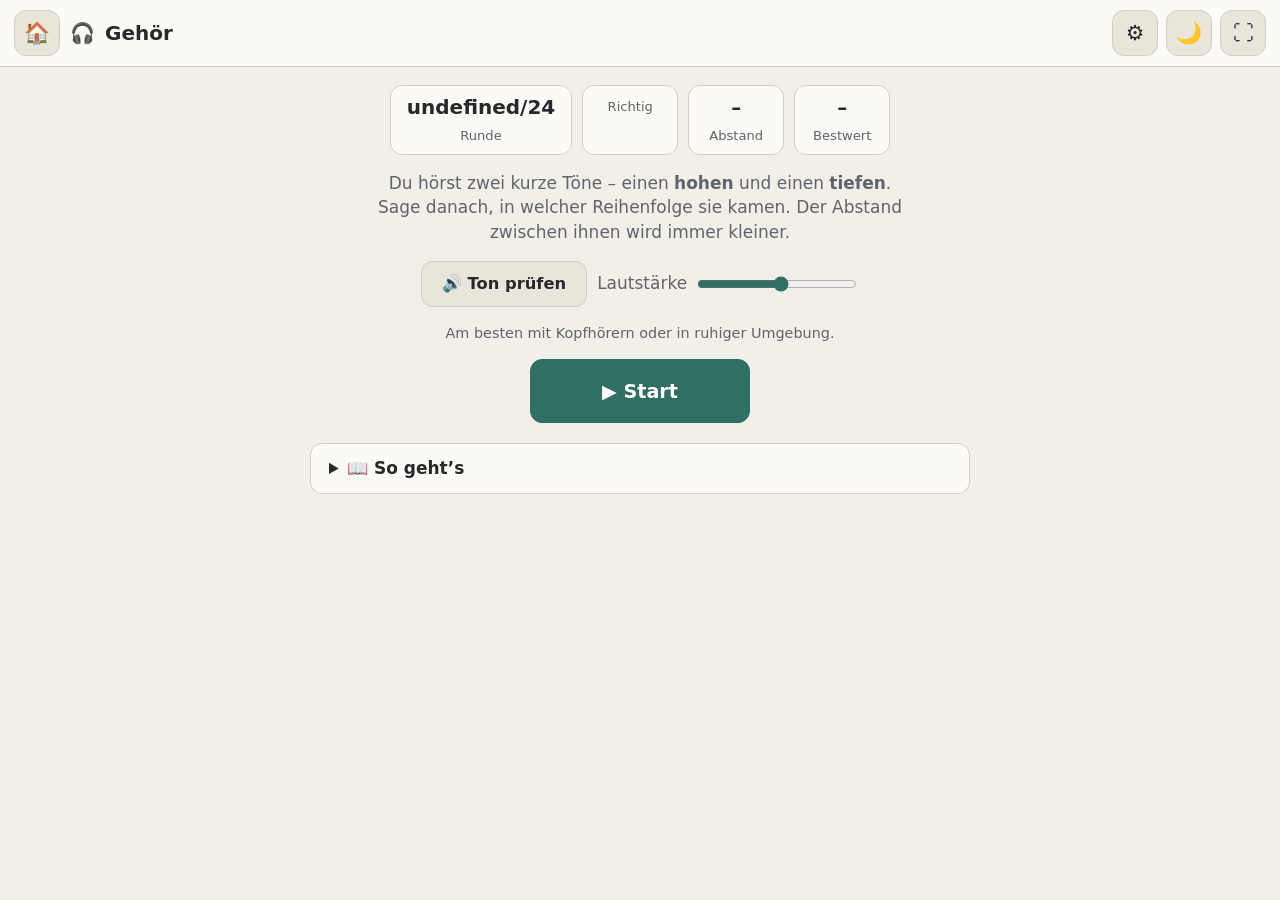
<file: uebungen/gehoer.html>
<!DOCTYPE html>
<html lang="de">
<head>
<meta charset="utf-8">
<meta name="viewport" content="width=device-width, initial-scale=1">
<title>Gehör – Gehirnjogging</title>
<link rel="icon" href="data:image/svg+xml,<svg xmlns='http://www.w3.org/2000/svg' viewBox='0 0 100 100'><text y='.9em' font-size='90'>🎧</text></svg>">
<link rel="stylesheet" href="../css/common.css">
<script src="../js/common.js"></script>
<script src="../js/uebungen.js"></script>
<style>
#buehne{
  width:min(94vw,520px);min-height:180px;border-radius:var(--radius);
  background:var(--surface);border:1px solid var(--border);box-shadow:var(--shadow);
  display:flex;flex-direction:column;align-items:center;justify-content:center;gap:14px;padding:20px;
}
#wellen{display:flex;gap:14px;align-items:flex-end;height:72px}
#wellen span{
  width:26px;background:var(--surface2);border:1px solid var(--border);border-radius:8px;
  transition:height .12s,background .12s;height:22px;
}
#wellen span.hoch{height:66px}
#wellen span.an{background:var(--accent);border-color:var(--accent)}
#zustand{font-weight:700;color:var(--muted)}
.tonknoepfe{display:grid;grid-template-columns:1fr 1fr;gap:12px;width:min(94vw,520px)}
.tonknoepfe .btn{min-height:80px;font-size:1.15rem;flex-direction:column;gap:2px}
.tonknoepfe .btn small{font-weight:500;color:var(--muted);font-size:.82rem}
</style>
</head>
<body>

<header class="topbar">
  <a class="icon-btn" href="../index.html" title="Zur Übersicht">🏠</a>
  <h1><span>🎧</span> Gehör</h1>
  <div class="actions">
    <button class="icon-btn" id="btn-einst" title="Einstellungen">⚙️</button>
    <button class="icon-btn" id="btn-theme" title="Hell/Dunkel">🌙</button>
    <button class="icon-btn" id="btn-fs" title="Vollbild">⛶</button>
  </div>
</header>

<main class="page center">
  <div class="hud">
    <div class="stat"><b id="h-runde">0/24</b><span>Runde</span></div>
    <div class="stat"><b id="h-richtig">0</b><span>Richtig</span></div>
    <div class="stat"><b id="h-abstand">–</b><span>Abstand</span></div>
    <div class="stat"><b id="h-best">–</b><span>Bestwert</span></div>
  </div>

  <div id="start-box" class="center" style="text-align:center">
    <p style="color:var(--muted);max-width:50ch;margin:0">
      Du hörst zwei kurze Töne – einen <b>hohen</b> und einen <b>tiefen</b>.
      Sage danach, in welcher Reihenfolge sie kamen. Der Abstand zwischen ihnen
      wird immer kleiner.
    </p>
    <div style="display:flex;gap:10px;align-items:center;flex-wrap:wrap;justify-content:center">
      <button class="btn" id="btn-probe">🔊 Ton prüfen</button>
      <label style="display:flex;gap:8px;align-items:center;color:var(--muted)">
        Lautstärke <input type="range" id="lautstaerke" min="5" max="100" value="55">
      </label>
    </div>
    <p style="color:var(--muted);font-size:.9rem;margin:0">Am besten mit Kopfhörern oder in ruhiger Umgebung.</p>
    <button class="btn primary gross" id="btn-start" style="min-width:220px">▶ Start</button>
  </div>

  <div id="spiel" style="display:none" class="center">
    <div id="buehne">
      <div id="wellen"><span id="w1"></span><span id="w2" class="hoch"></span></div>
      <div id="zustand">Hör hin …</div>
    </div>
    <div class="ansage" id="ansage">&nbsp;</div>
    <div class="tonknoepfe">
      <button class="btn" id="b-hoch-tief">↘ hoch, dann tief<small>Taste 1</small></button>
      <button class="btn" id="b-tief-hoch">↗ tief, dann hoch<small>Taste 2</small></button>
    </div>
    <button class="btn" id="btn-wiederholen" style="min-width:200px">🔁 Nochmal anhören</button>
  </div>

  <details class="rules">
    <summary>📖 So geht’s</summary>
    <p>Zwei Töne erklingen kurz nacheinander – einer tief, einer hoch. Deine Aufgabe:
    die <b>Reihenfolge</b> nennen. Das klingt leicht, wird aber knifflig, sobald die
    Töne dicht beieinander liegen. Am Ende zählt der kleinste Abstand, den du noch
    sicher auseinanderhalten konntest.</p>
    <p>Wenn du unsicher bist, darfst du dir dieselben Töne noch einmal anhören – das
    kostet nichts. Rate lieber nicht: Die Übung stellt sich auf dich ein und wird von
    selbst leichter, wenn du daneben liegst.</p>
    <p>Warum das nützt: Das Unterscheiden schneller Lautfolgen ist die Grundlage des
    <b>Sprachverstehens</b>. Wird es schlechter, fällt das Zuhören im Stimmengewirr
    schwer, lange bevor der Hörtest etwas zeigt. Genau hier setzen die auditiven
    Trainingsprogramme an.</p>
  </details>
</main>

<div class="overlay" id="ov-einst" data-dismiss>
  <div class="panel">
    <h2>Einstellungen</h2>
    <div class="field"><label>Runden</label>
      <div class="seg" id="s-runden">
        <button data-value="16">16</button>
        <button data-value="24" class="active">24</button>
        <button data-value="36">36</button>
      </div>
    </div>
    <div class="field"><label>Tonabstand</label>
      <div class="seg" id="s-spanne">
        <button data-value="weit" class="active">Weit (leichter)</button>
        <button data-value="eng">Eng (schwerer)</button>
      </div>
      <small>Wie weit die beiden Tonhöhen auseinanderliegen.</small>
    </div>
    <div class="field"><label>Startabstand</label>
      <div class="seg" id="s-start">
        <button data-value="500">Gemütlich</button>
        <button data-value="320" class="active">Normal</button>
        <button data-value="180">Zügig</button>
      </div>
    </div>
    <div class="panel-buttons">
      <button class="btn primary" id="btn-uebernehmen">Übernehmen</button>
    </div>
  </div>
</div>

<script>
"use strict";
var cfg = GJ.load("gehoer-cfg", { runden: 24, spanne: "weit", start: 320 });
var lautstaerke = GJ.load("gehoer-laut", 55);

var ac = null, treppe, runde, richtig, reihenfolge, laeuft = false, offen = false, spieltGerade = false;

function ctxHolen() {
  if (!ac) {
    var C = window.AudioContext || window.webkitAudioContext;
    ac = new C();
  }
  if (ac.state === "suspended") ac.resume();
  return ac;
}

/* Ein kurzer Ton mit weichen Flanken (sonst knackt es) */
function ton(f, start, dauer) {
  var a = ctxHolen();
  var o = a.createOscillator(), g = a.createGain();
  o.type = "sine"; o.frequency.value = f;
  var v = Math.pow(lautstaerke / 100, 2) * 0.5 + 0.005;
  g.gain.setValueAtTime(0.0001, start);
  g.gain.exponentialRampToValueAtTime(v, start + 0.008);
  g.gain.setValueAtTime(v, start + dauer - 0.008);
  g.gain.exponentialRampToValueAtTime(0.0001, start + dauer);
  o.connect(g); g.connect(a.destination);
  o.start(start); o.stop(start + dauer + 0.02);
}

function frequenzen() {
  return cfg.spanne === "weit" ? [700, 2000] : [1000, 1400];
}

function spielePaar(erneut) {
  var a = ctxHolen();
  var f = frequenzen();
  var tief = f[0], hoch = f[1];
  var dauer = 0.055;
  var abstand = treppe.wert / 1000;
  var t = a.currentTime + 0.25;
  var ersterHoch = reihenfolge === "hoch-tief";
  ton(ersterHoch ? hoch : tief, t, dauer);
  ton(ersterHoch ? tief : hoch, t + dauer + abstand, dauer);

  spieltGerade = true;
  GJ.el("zustand").textContent = "Hör hin …";
  GJ.$$(".tonknoepfe .btn").forEach(function (b) { b.disabled = true; });
  GJ.el("btn-wiederholen").disabled = true;

  /* Anzeige mitlaufen lassen */
  var w1 = GJ.el("w1"), w2 = GJ.el("w2");
  var ms = (dauer + abstand) * 1000;
  setTimeout(function () { (ersterHoch ? w2 : w1).classList.add("an"); }, 250);
  setTimeout(function () { (ersterHoch ? w2 : w1).classList.remove("an"); }, 250 + dauer * 1000);
  setTimeout(function () { (ersterHoch ? w1 : w2).classList.add("an"); }, 250 + ms);
  setTimeout(function () { (ersterHoch ? w1 : w2).classList.remove("an"); }, 250 + ms + dauer * 1000);
  setTimeout(function () {
    spieltGerade = false;
    offen = true;
    GJ.el("zustand").textContent = "Welche Reihenfolge war das?";
    GJ.$$(".tonknoepfe .btn").forEach(function (b) { b.disabled = false; });
    GJ.el("btn-wiederholen").disabled = false;
  }, 250 + ms + dauer * 1000 + 220);
}

function naechste() {
  if (runde >= cfg.runden) return ende();
  runde++;
  reihenfolge = Math.random() < 0.5 ? "hoch-tief" : "tief-hoch";
  GJ.el("ansage").innerHTML = "&nbsp;";
  GJ.el("ansage").className = "ansage";
  hud();
  spielePaar(false);
}

function antwort(wahl) {
  if (!offen || spieltGerade) return;
  offen = false;
  GJ.$$(".tonknoepfe .btn").forEach(function (b) { b.disabled = true; });
  GJ.el("btn-wiederholen").disabled = true;
  var gut = wahl === reihenfolge;
  if (gut) { richtig++; treppe.richtig(); } else { treppe.falsch(); }
  var an = GJ.el("ansage");
  an.textContent = gut ? "✓ Richtig – Abstand jetzt " + Math.round(treppe.wert) + " ms"
                       : "✗ Es war „" + (reihenfolge === "hoch-tief" ? "hoch, dann tief" : "tief, dann hoch") + "“";
  an.className = "ansage " + (gut ? "gut" : "schlecht");
  GJ.pieps(gut);
  hud();
  setTimeout(naechste, gut ? 750 : 1400);
}

function start() {
  ctxHolen();
  treppe = new GJ.Treppe({ start: cfg.start, min: 6, max: 900, faktor: 0.78, nDown: 2 });
  runde = 0; richtig = 0; laeuft = true;
  GJ.el("start-box").style.display = "none";
  GJ.el("spiel").style.display = "";
  naechste();
}

function ende() {
  laeuft = false; offen = false;
  var schwelle = treppe.schwelle();
  var anteil = (Math.log(900) - Math.log(schwelle)) / (Math.log(900) - Math.log(8));
  var punkte = GJ.clamp(anteil * 100, 0, 100) * (cfg.spanne === "eng" ? 1.08 : 1);
  GJ.el("start-box").style.display = "";
  GJ.el("spiel").style.display = "none";
  GJ.rahmen.fertig({
    punkte: GJ.clamp(punkte, 0, 100),
    roh: Math.round(schwelle),
    titel: Math.round(schwelle) + " ms Abstand",
    text: "So dicht durften die beiden Töne beieinanderliegen, damit du die Reihenfolge noch sicher hörst. " +
          richtig + " von " + cfg.runden + " richtig.",
    rohText: (cfg.spanne === "weit" ? "Weiter" : "Enger") + " Tonabstand · Trefferquote " + Math.round(treppe.quote() * 100) + " %"
  });
}

function hud() {
  GJ.el("h-runde").textContent = runde + "/" + cfg.runden;
  GJ.el("h-richtig").textContent = richtig;
  GJ.el("h-abstand").textContent = laeuft ? Math.round(treppe.wert) + " ms" : "–";
  GJ.el("h-best").textContent = GJ.bestwert("gehoer") || "–";
}

GJ.el("b-hoch-tief").addEventListener("click", function () { antwort("hoch-tief"); });
GJ.el("b-tief-hoch").addEventListener("click", function () { antwort("tief-hoch"); });
GJ.el("btn-wiederholen").addEventListener("click", function () { if (!spieltGerade && laeuft) spielePaar(true); });
GJ.el("btn-probe").addEventListener("click", function () {
  var a = ctxHolen(), f = frequenzen();
  ton(f[0], a.currentTime + 0.1, 0.25);
  ton(f[1], a.currentTime + 0.5, 0.25);
});
GJ.el("lautstaerke").addEventListener("input", function () {
  lautstaerke = +this.value;
  GJ.save("gehoer-laut", lautstaerke);
});

document.addEventListener("keydown", function (e) {
  if (document.querySelector(".overlay.open")) return;
  if (offen && e.key === "1") antwort("hoch-tief");
  else if (offen && e.key === "2") antwort("tief-hoch");
  else if (laeuft && e.key === " ") { e.preventDefault(); if (!spieltGerade) spielePaar(true); }
  else if (!laeuft && e.key === "Enter") GJ.el("btn-start").click();
});

["s-runden", "s-spanne", "s-start"].forEach(function (id) { GJ.seg(GJ.el(id)); });
GJ.el("btn-einst").addEventListener("click", function () {
  GJ.segSet(GJ.el("s-runden"), cfg.runden);
  GJ.segSet(GJ.el("s-spanne"), cfg.spanne);
  GJ.segSet(GJ.el("s-start"), cfg.start);
  GJ.open("ov-einst");
});
GJ.el("btn-uebernehmen").addEventListener("click", function () {
  cfg = {
    runden: +GJ.segVal(GJ.el("s-runden")),
    spanne: GJ.segVal(GJ.el("s-spanne")),
    start: +GJ.segVal(GJ.el("s-start"))
  };
  GJ.save("gehoer-cfg", cfg);
  GJ.close("ov-einst");
  laeuft = false; offen = false;
  GJ.el("start-box").style.display = "";
  GJ.el("spiel").style.display = "none";
  hud();
});
GJ.el("btn-start").addEventListener("click", start);

document.addEventListener("DOMContentLoaded", function () {
  GJ.rahmen.start("gehoer", start);
  GJ.el("lautstaerke").value = lautstaerke;
  hud();
});
</script>
</body>
</html>
</file>
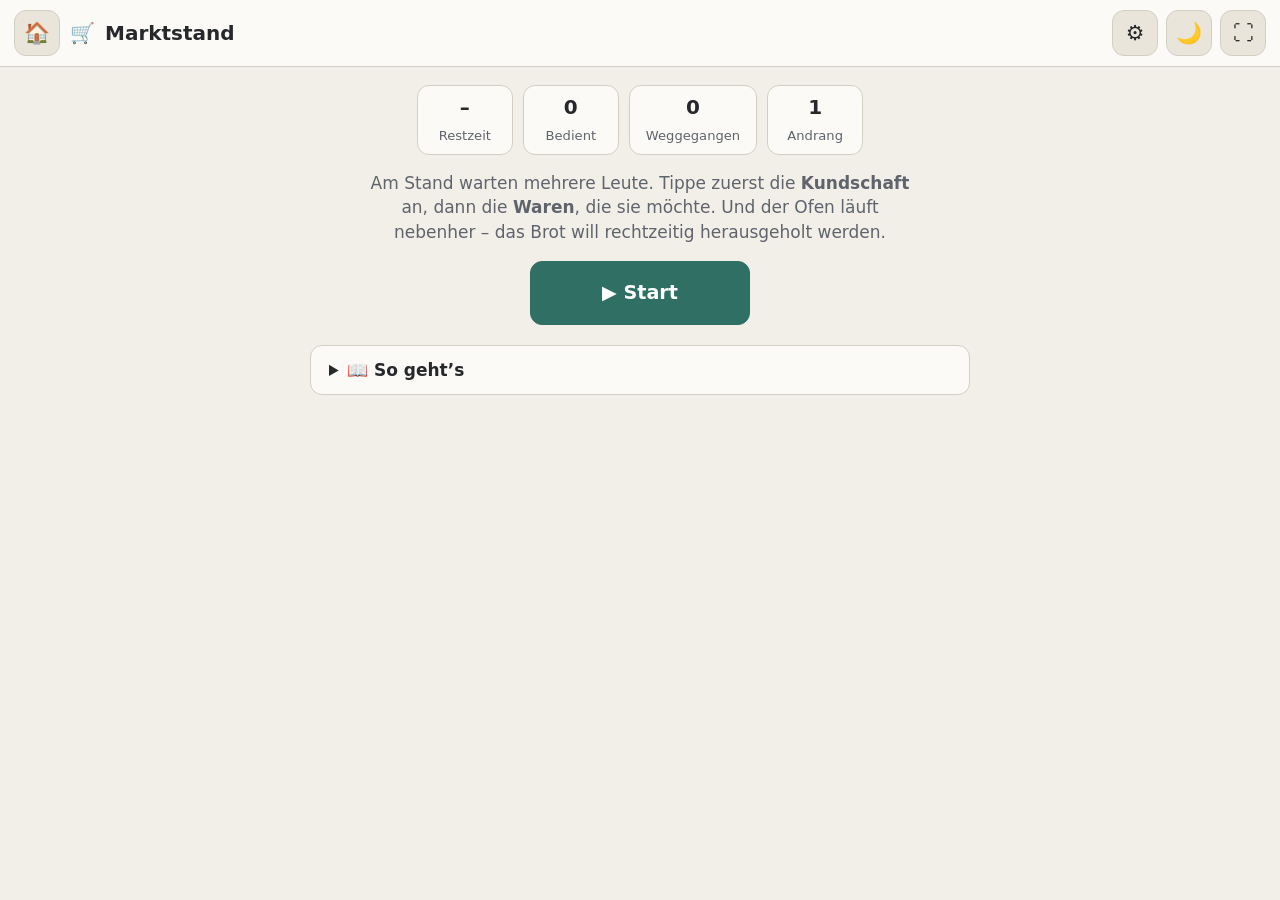
<file: uebungen/marktstand.html>
<!DOCTYPE html>
<html lang="de">
<head>
<meta charset="utf-8">
<meta name="viewport" content="width=device-width, initial-scale=1">
<title>Marktstand – Gehirnjogging</title>
<link rel="icon" href="data:image/svg+xml,<svg xmlns='http://www.w3.org/2000/svg' viewBox='0 0 100 100'><text y='.9em' font-size='90'>🛒</text></svg>">
<link rel="stylesheet" href="../css/common.css">
<script src="../js/common.js"></script>
<script src="../js/uebungen.js"></script>
<style>
.plaetze{display:grid;grid-template-columns:repeat(2,1fr);gap:12px;width:min(96vw,620px)}
.platz{
  background:var(--surface);border:2px solid var(--border);border-radius:14px;
  padding:12px;min-height:132px;display:flex;flex-direction:column;gap:8px;
  cursor:pointer;transition:border-color .12s,transform .12s;text-align:left;
}
.platz.leer{opacity:.45;cursor:default;justify-content:center;align-items:center;color:var(--muted)}
/* Alles im Kästchen ist nur Anzeige – jeder Zeigerdruck landet auf dem Kästchen selbst,
   damit die ganze Fläche als Trefferfläche wirkt. */
.platz>*{pointer-events:none}
.platz.leer .kopf,.platz.leer .wunsch,.platz.leer .geduld{display:none}
.platz .freitext{display:none}
.platz.leer .freitext{display:block}
.platz.gewaehlt{border-color:var(--accent);transform:translateY(-3px);box-shadow:0 0 0 3px var(--accent-soft)}
.platz.fertig{border-color:var(--good);background:var(--accent-soft)}
.platz .kopf{display:flex;align-items:center;gap:8px;font-weight:700}
.platz .kopf span:first-child{font-size:1.6rem}
.wunsch{display:flex;gap:6px;flex-wrap:wrap;font-size:1.5rem;line-height:1}
.wunsch i{opacity:.28;font-style:normal}
.geduld{height:9px;border-radius:99px;background:var(--surface2);border:1px solid var(--border);overflow:hidden;margin-top:auto}
.geduld i{display:block;height:100%;background:var(--good);width:100%}
.geduld.mittel i{background:var(--warn)}
.geduld.knapp i{background:var(--danger)}
.waren{display:grid;grid-template-columns:repeat(6,1fr);gap:8px;width:min(96vw,620px)}
.waren .btn{min-height:66px;font-size:1.7rem;padding:4px}
@media (max-width:520px){ .waren{grid-template-columns:repeat(3,1fr)} }
#ofen{
  width:min(96vw,620px);display:flex;align-items:center;gap:12px;flex-wrap:wrap;
  background:var(--surface);border:2px solid var(--border);border-radius:14px;padding:10px 14px;
}
#ofen .balken{min-width:110px}
#ofen.fertig{border-color:var(--warn);background:var(--accent-soft);animation:blinken 1s infinite}
@keyframes blinken{50%{border-color:var(--danger)}}
#ofen .balken{flex:1;height:9px;border-radius:99px;background:var(--surface2);border:1px solid var(--border);overflow:hidden}
#ofen .balken i{display:block;height:100%;background:var(--warn);width:0}
#ofen button{min-height:46px}
</style>
</head>
<body>

<header class="topbar">
  <a class="icon-btn" href="../index.html" title="Zur Übersicht">🏠</a>
  <h1><span>🛒</span> Marktstand</h1>
  <div class="actions">
    <button class="icon-btn" id="btn-einst" title="Einstellungen">⚙️</button>
    <button class="icon-btn" id="btn-theme" title="Hell/Dunkel">🌙</button>
    <button class="icon-btn" id="btn-fs" title="Vollbild">⛶</button>
  </div>
</header>

<main class="page center">
  <div class="hud">
    <div class="stat"><b id="h-zeit">–</b><span>Restzeit</span></div>
    <div class="stat"><b id="h-bedient">0</b><span>Bedient</span></div>
    <div class="stat"><b id="h-weg">0</b><span>Weggegangen</span></div>
    <div class="stat"><b id="h-stufe">1</b><span>Andrang</span></div>
  </div>

  <div id="start-box" class="center" style="text-align:center">
    <p style="color:var(--muted);max-width:52ch;margin:0">
      Am Stand warten mehrere Leute. Tippe zuerst die <b>Kundschaft</b> an,
      dann die <b>Waren</b>, die sie möchte. Und der Ofen läuft nebenher –
      das Brot will rechtzeitig herausgeholt werden.
    </p>
    <button class="btn primary gross" id="btn-start" style="min-width:220px">▶ Start</button>
  </div>

  <div id="spiel" style="display:none" class="center">
    <div id="ofen">
      <span style="font-size:1.6rem">🔥</span>
      <span id="ofen-text" style="min-width:120px;font-weight:600">Ofen heizt …</span>
      <span class="balken"><i id="ofen-balken"></i></span>
      <button class="btn" id="ofen-knopf" disabled>Herausnehmen</button>
    </div>
    <div class="plaetze" id="plaetze"></div>
    <div class="ansage" id="ansage">&nbsp;</div>
    <div class="waren" id="waren"></div>
  </div>

  <details class="rules">
    <summary>📖 So geht’s</summary>
    <p>Jede Kundschaft hat einen Wunsch aus ein bis drei Waren und wird mit der Zeit
    ungeduldig – der Balken unten läuft ab. <b>Erst antippen, dann die Waren geben.</b>
    Ist der Wunsch komplett, geht sie zufrieden weg. Eine falsche Ware kostet Geduld.</p>
    <p>Gleichzeitig backt der Ofen. Wenn er meldet, dass das Brot fertig ist, hast du
    ein paar Sekunden, es herauszuholen – sonst verbrennt es. Genau dieses Nebenher
    ist der Kern: mehrere Uhren gleichzeitig im Kopf behalten.</p>
    <p>Der <b>Andrang</b> stellt sich auf dich ein: Läuft es rund, kommen beim nächsten
    Mal mehr Leute und sie warten kürzer. Wird es zu viel, geht es wieder ruhiger zu.
    Anders als beim stumpfen Wiederholen einer Einzelaufgabe fordert dieses
    Nebeneinander die Fähigkeit, flink umzuschalten – der Punkt, an dem
    Echtzeitspiele in Studien am besten abschnitten.</p>
  </details>
</main>

<div class="overlay" id="ov-einst" data-dismiss>
  <div class="panel">
    <h2>Einstellungen</h2>
    <div class="field"><label>Dauer</label>
      <div class="seg" id="s-dauer">
        <button data-value="90">1½ Minuten</button>
        <button data-value="150" class="active">2½ Minuten</button>
        <button data-value="210">3½ Minuten</button>
      </div>
    </div>
    <div class="field"><label>Ofen</label>
      <div class="seg" id="s-ofen">
        <button data-value="1" class="active">Ja</button>
        <button data-value="0">Aus</button>
      </div>
      <small>Ohne Ofen bleibt nur der Verkauf – etwas ruhiger.</small>
    </div>
    <div class="field"><label>Andrang</label>
      <div class="seg" id="s-stufe">
        <button data-value="1">1</button>
        <button data-value="2">2</button>
        <button data-value="3">3</button>
        <button data-value="4">4</button>
        <button data-value="5">5</button>
        <button data-value="6">6</button>
      </div>
      <small>Stellt sich nach jedem Durchgang von selbst ein.</small>
    </div>
    <div class="panel-buttons">
      <button class="btn primary" id="btn-uebernehmen">Übernehmen</button>
    </div>
  </div>
</div>

<script>
"use strict";
var cfg = GJ.load("marktstand-cfg", { dauer: 150, ofen: 1 });
var stufe = GJ.load("marktstand-stufe", 1);

var WAREN = [
  { id: "apfel", icon: "🍎", name: "Apfel" },
  { id: "brot", icon: "🍞", name: "Brot" },
  { id: "kaese", icon: "🧀", name: "Käse" },
  { id: "tomate", icon: "🍅", name: "Tomate" },
  { id: "ei", icon: "🥚", name: "Ei" },
  { id: "milch", icon: "🥛", name: "Milch" }
];
var GESICHTER = ["👩", "👨", "👵", "👴", "🧑", "👦", "👧"];

var plaetze = [null, null, null, null];
/* Zeit aus Einzelbildern aufaddiert – so pausiert der Stand beim Fensterwechsel */
var gewaehlt = -1, laeuft = false, letzter = 0, verstrichen = 0, naechsterKunde = 0;
var bedient = 0, weggegangen = 0, falscheWaren = 0, brotGut = 0, brotVerbrannt = 0;
var ofen = { zustand: "heizt", zeit: 0, dauer: 22, fenster: 8 };

/* Andrang: je höher die Stufe, desto schneller kommen sie und desto kürzer warten sie */
function ankunftAbstand() { return Math.max(2.4, 7.5 - stufe * 0.85); }
function geduldDauer() { return Math.max(9, 24 - stufe * 2); }
function wunschLaenge() { return stufe < 3 ? (Math.random() < 0.6 ? 1 : 2) : (Math.random() < 0.45 ? 2 : (Math.random() < 0.7 ? 3 : 1)); }

function baueWaren() {
  var box = GJ.el("waren");
  box.innerHTML = "";
  WAREN.forEach(function (w) {
    var b = document.createElement("button");
    b.className = "btn";
    b.innerHTML = w.icon;
    b.title = w.name;
    b.setAttribute("aria-label", w.name);
    b.addEventListener("click", function () { gibWare(w.id); });
    box.appendChild(b);
  });
}

function neuerKunde(i) {
  var n = wunschLaenge();
  var wunsch = [];
  for (var k = 0; k < n; k++) wunsch.push(GJ.pick(WAREN).id);
  plaetze[i] = {
    gesicht: GJ.pick(GESICHTER),
    wunsch: wunsch,
    hat: [],
    geduld: geduldDauer(),
    max: geduldDauer(),
    fertig: false
  };
}

function zeichne() {
  var box = GJ.el("plaetze");
  if (box.children.length !== 4) {
    box.innerHTML = "";
    for (var i = 0; i < 4; i++) {
      var d = document.createElement("div");
      d.className = "platz leer";
      d.dataset.i = i;
      /* pointerdown greift sofort und hängt nicht davon ab, welches Element beim
         Loslassen noch unter dem Finger liegt; click bleibt als Rückfallebene
         daneben. Doppelt auswählen schadet nicht. */
      d.addEventListener("pointerdown", function () { waehle(+this.dataset.i); });
      d.addEventListener("click", function () { waehle(+this.dataset.i); });
      d.innerHTML =
        '<div class="kopf"><span class="gesicht"></span><span class="was"></span></div>' +
        '<div class="wunsch"></div>' +
        '<div class="geduld"><i></i></div>' +
        '<span class="freitext">frei</span>';
      box.appendChild(d);
    }
  }
  plaetze.forEach(function (k, i) {
    var el = box.children[i];
    var balken = el.querySelector(".geduld");

    /* Der Inhalt wird nur neu geschrieben, wenn sich wirklich etwas geändert hat –
       nicht in jedem Einzelbild. Sonst verschwindet er mitten im Antippen. */
    var kennung = k ? k.gesicht + "|" + k.wunsch.join(",") + "|" + k.hat.join(",") + "|" + k.fertig : "leer";
    if (el.dataset.stand !== kennung) {
      el.dataset.stand = kennung;
      el.querySelector(".gesicht").textContent = k ? k.gesicht : "";
      el.querySelector(".was").textContent = k ? (k.fertig ? "Danke!" : "möchte:") : "";
      el.querySelector(".wunsch").innerHTML = !k ? "" : k.wunsch.map(function (w, j) {
        var ware = WAREN.filter(function (x) { return x.id === w; })[0];
        return k.hat[j] ? ware.icon : "<i>" + ware.icon + "</i>";
      }).join("");
    }
    if (!k) {
      el.className = "platz leer";
      return;
    }
    el.className = "platz" + (i === gewaehlt ? " gewaehlt" : "") + (k.fertig ? " fertig" : "");

    /* Nur der Geduldsbalken ändert sich laufend */
    var anteil = Math.max(0, k.geduld / k.max);
    balken.className = "geduld " + (anteil < 0.25 ? "knapp" : (anteil < 0.55 ? "mittel" : ""));
    balken.firstElementChild.style.width = (anteil * 100) + "%";
  });
}

function waehle(i) {
  if (!laeuft || !plaetze[i] || plaetze[i].fertig) return;
  gewaehlt = i;
  GJ.el("ansage").innerHTML = "&nbsp;";
  zeichne();
}

function gibWare(id) {
  if (!laeuft) return;
  var k = plaetze[gewaehlt];
  if (!k || k.fertig) {
    melde("Erst die Kundschaft antippen.", false);
    return;
  }
  /* nächste noch offene Stelle, die zu dieser Ware passt */
  var pos = -1;
  for (var j = 0; j < k.wunsch.length; j++) {
    if (!k.hat[j] && k.wunsch[j] === id) { pos = j; break; }
  }
  if (pos < 0) {
    falscheWaren++;
    k.geduld = Math.max(0, k.geduld - 2.5);
    melde("Das wollte sie nicht.", false);
    GJ.pieps(false);
    zeichne();
    return;
  }
  k.hat[pos] = true;
  GJ.pieps(true);
  if (k.hat.filter(Boolean).length === k.wunsch.length) {
    k.fertig = true;
    bedient++;
    melde("Bedient! 🙂", true);
    var idx = gewaehlt;
    gewaehlt = -1;
    setTimeout(function () { if (plaetze[idx] && plaetze[idx].fertig) plaetze[idx] = null; zeichne(); }, 700);
  }
  zeichne();
  hud();
}

function melde(text, gut) {
  var an = GJ.el("ansage");
  an.textContent = text;
  an.className = "ansage " + (gut ? "gut" : "schlecht");
}

function schritt(zeit) {
  if (!laeuft) return;
  var dt = Math.min((zeit - letzter) / 1000, 0.1);
  letzter = zeit;
  verstrichen += dt;

  /* Kundschaft */
  plaetze.forEach(function (k, i) {
    if (!k || k.fertig) return;
    k.geduld -= dt;
    if (k.geduld <= 0) {
      plaetze[i] = null;
      weggegangen++;
      if (gewaehlt === i) gewaehlt = -1;
      melde("Jemand ist gegangen.", false);
      GJ.pieps(false);
      hud();
    }
  });
  naechsterKunde -= dt;
  if (naechsterKunde <= 0) {
    var frei = [];
    plaetze.forEach(function (k, i) { if (!k) frei.push(i); });
    if (frei.length) neuerKunde(GJ.pick(frei));
    naechsterKunde = ankunftAbstand() * (0.75 + Math.random() * 0.5);
  }

  /* Ofen */
  if (cfg.ofen) {
    ofen.zeit += dt;
    var b = GJ.el("ofen-balken"), o = GJ.el("ofen");
    if (ofen.zustand === "heizt") {
      b.style.width = Math.min(100, (ofen.zeit / ofen.dauer) * 100) + "%";
      if (ofen.zeit >= ofen.dauer) {
        ofen.zustand = "fertig"; ofen.zeit = 0;
        o.classList.add("fertig");
        GJ.el("ofen-text").textContent = "Brot ist fertig!";
        GJ.el("ofen-knopf").disabled = false;
        GJ.pieps(true);
      }
    } else {
      b.style.width = Math.max(0, 100 - (ofen.zeit / ofen.fenster) * 100) + "%";
      if (ofen.zeit >= ofen.fenster) {
        brotVerbrannt++;
        ofenZurueck("Das Brot ist verbrannt.");
        melde("Das Brot ist verbrannt.", false);
        GJ.pieps(false);
      }
    }
  }

  zeichne();
  hud();
  if (verstrichen >= cfg.dauer) return ende();
  requestAnimationFrame(schritt);
}

function ofenZurueck(text) {
  ofen.zustand = "heizt"; ofen.zeit = 0;
  ofen.dauer = Math.max(12, 26 - stufe * 1.6);
  GJ.el("ofen").classList.remove("fertig");
  GJ.el("ofen-text").textContent = "Ofen heizt …";
  GJ.el("ofen-knopf").disabled = true;
  GJ.el("ofen-balken").style.width = "0";
}

function start() {
  plaetze = [null, null, null, null];
  gewaehlt = -1; bedient = 0; weggegangen = 0; falscheWaren = 0;
  brotGut = 0; brotVerbrannt = 0;
  naechsterKunde = 1.2; verstrichen = 0;
  ofen = { zustand: "heizt", zeit: 0, dauer: Math.max(12, 26 - stufe * 1.6), fenster: Math.max(4.5, 9 - stufe * 0.5) };
  laeuft = true;
  baueWaren();
  GJ.el("start-box").style.display = "none";
  GJ.el("spiel").style.display = "";
  GJ.el("ofen").style.display = cfg.ofen ? "" : "none";
  GJ.el("plaetze").innerHTML = "";
  zeichne();
  letzter = performance.now();
  requestAnimationFrame(schritt);
}

function ende() {
  laeuft = false;
  var gesamt = bedient + weggegangen;
  var quote = gesamt ? bedient / gesamt : 0;
  var brotGesamt = brotGut + brotVerbrannt;
  var brotQuote = brotGesamt ? brotGut / brotGesamt : 1;
  var strafe = Math.min(falscheWaren * 0.015, 0.15);
  var guete = GJ.clamp(quote * (cfg.ofen ? 0.72 : 1) + (cfg.ofen ? brotQuote * 0.28 : 0) - strafe, 0, 1);

  var alteStufe = stufe;
  if (guete >= 0.85 && stufe < 6) stufe++;
  else if (guete < 0.62 && stufe > 1) stufe--;
  GJ.save("marktstand-stufe", stufe);

  var stufenAnteil = (alteStufe - 1) / 5;
  var punkte = GJ.clamp((35 + 65 * stufenAnteil) * (0.45 + 0.55 * guete), 0, 100);

  GJ.el("start-box").style.display = "";
  GJ.el("spiel").style.display = "none";
  GJ.rahmen.fertig({
    punkte: punkte,
    roh: bedient,
    titel: bedient + " Leute bedient",
    text: weggegangen + " sind gegangen" +
          (cfg.ofen ? ", " + brotGut + " von " + brotGesamt + " Broten gerettet" : "") + ".",
    rohText: "Andrang " + alteStufe +
             (stufe > alteStufe ? " → " + stufe + " (mehr Betrieb)" : stufe < alteStufe ? " → " + stufe + " (ruhiger)" : "") +
             (falscheWaren ? " · " + falscheWaren + " Fehlgriffe" : "")
  });
}

function hud() {
  GJ.el("h-zeit").textContent = laeuft ? GJ.fmtTime(cfg.dauer - verstrichen) : "–";
  GJ.el("h-bedient").textContent = bedient;
  GJ.el("h-weg").textContent = weggegangen;
  GJ.el("h-stufe").textContent = stufe;
}

GJ.el("ofen-knopf").addEventListener("click", function () {
  if (!laeuft || ofen.zustand !== "fertig") return;
  brotGut++;
  ofenZurueck();
  melde("Brot gerettet.", true);
  GJ.pieps(true);
});

document.addEventListener("keydown", function (e) {
  if (document.querySelector(".overlay.open")) return;
  if (laeuft && e.key >= "1" && e.key <= "4") waehle(+e.key - 1);
  else if (laeuft && e.key >= "5" && e.key <= "9") {
    var b = GJ.$$("#waren .btn")[+e.key - 5];
    if (b) b.click();
  } else if (laeuft && e.key === " ") { e.preventDefault(); GJ.el("ofen-knopf").click(); }
  else if (!laeuft && e.key === "Enter") GJ.el("btn-start").click();
});

["s-dauer", "s-ofen", "s-stufe"].forEach(function (id) { GJ.seg(GJ.el(id)); });
GJ.el("btn-einst").addEventListener("click", function () {
  GJ.segSet(GJ.el("s-dauer"), cfg.dauer);
  GJ.segSet(GJ.el("s-ofen"), cfg.ofen);
  GJ.segSet(GJ.el("s-stufe"), stufe);
  GJ.open("ov-einst");
});
GJ.el("btn-uebernehmen").addEventListener("click", function () {
  cfg = { dauer: +GJ.segVal(GJ.el("s-dauer")), ofen: +GJ.segVal(GJ.el("s-ofen")) };
  stufe = +GJ.segVal(GJ.el("s-stufe"));
  GJ.save("marktstand-cfg", cfg);
  GJ.save("marktstand-stufe", stufe);
  GJ.close("ov-einst");
  laeuft = false;
  GJ.el("start-box").style.display = "";
  GJ.el("spiel").style.display = "none";
  hud();
});
GJ.el("btn-start").addEventListener("click", start);

document.addEventListener("DOMContentLoaded", function () {
  GJ.rahmen.start("marktstand", start);
  hud();
});
</script>
</body>
</html>
</file>
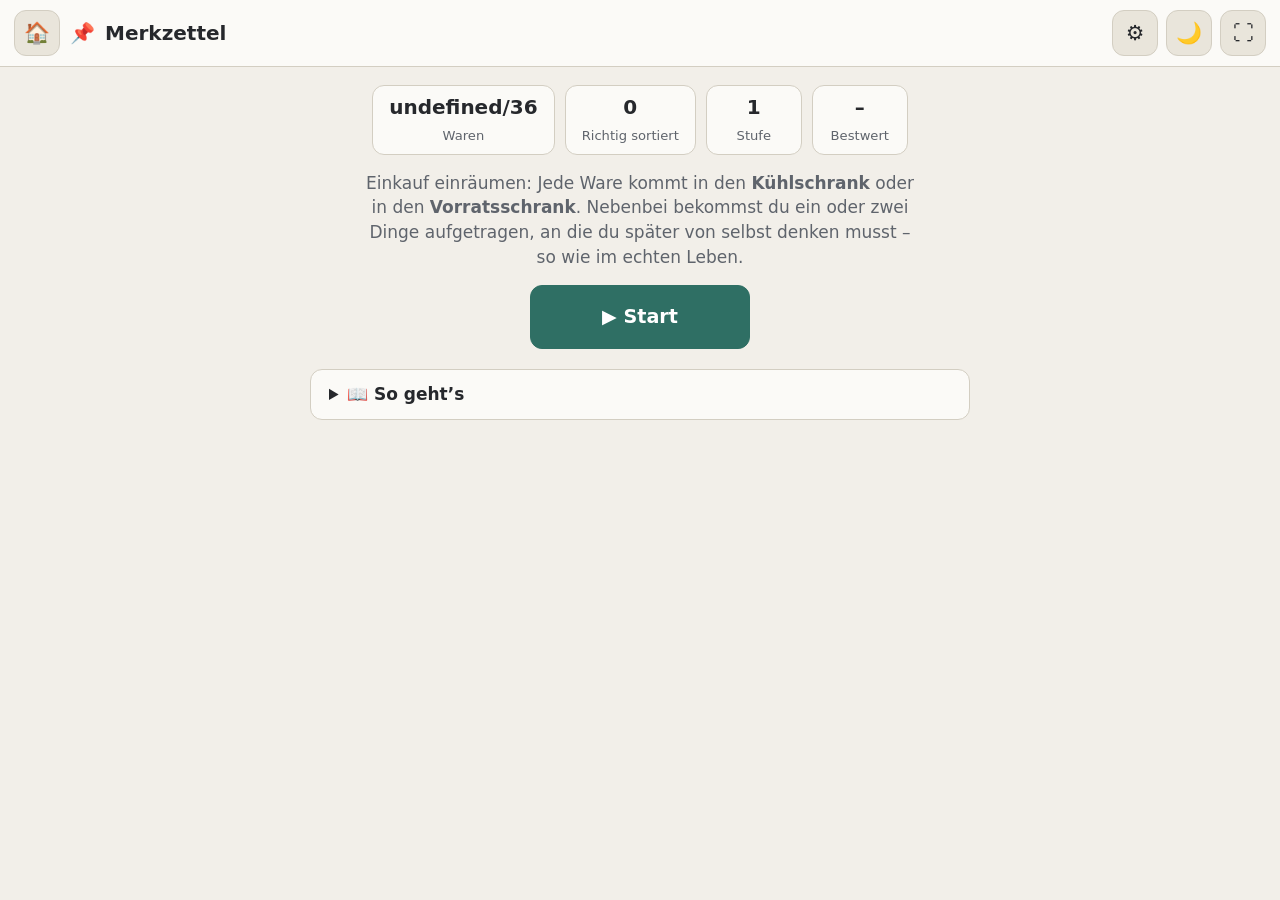
<file: uebungen/merkzettel.html>
<!DOCTYPE html>
<html lang="de">
<head>
<meta charset="utf-8">
<meta name="viewport" content="width=device-width, initial-scale=1">
<title>Merkzettel – Gehirnjogging</title>
<link rel="icon" href="data:image/svg+xml,<svg xmlns='http://www.w3.org/2000/svg' viewBox='0 0 100 100'><text y='.9em' font-size='90'>📌</text></svg>">
<link rel="stylesheet" href="../css/common.css">
<script src="../js/common.js"></script>
<script src="../js/uebungen.js"></script>
<style>
#ware{
  width:min(94vw,520px);min-height:170px;border-radius:var(--radius);
  background:var(--surface);border:1px solid var(--border);box-shadow:var(--shadow);
  display:flex;align-items:center;justify-content:center;
  font-size:clamp(2rem,8vw,3rem);font-weight:800;letter-spacing:.02em;text-align:center;padding:12px;
}
.hauptknoepfe{display:grid;grid-template-columns:1fr 1fr;gap:12px;width:min(94vw,520px)}
.hauptknoepfe .btn{min-height:78px;font-size:1.15rem}
.nebenknoepfe{display:flex;gap:12px;justify-content:center;width:min(94vw,520px)}
.nebenknoepfe .btn{flex:1;min-height:64px;font-size:1.05rem}
.auftrag{
  background:var(--accent-soft);border:2px solid var(--accent);border-radius:var(--radius);
  padding:18px 20px;max-width:520px;
}
.auftrag h3{margin:0 0 10px;font-size:1.1rem;color:var(--accent)}
[data-theme="dark"] .auftrag h3{color:var(--text)}
.auftrag ul{margin:0;padding-left:22px}
.auftrag li{margin:9px 0;line-height:1.5}
.auftrag b{font-size:1.1em}
</style>
</head>
<body>

<header class="topbar">
  <a class="icon-btn" href="../index.html" title="Zur Übersicht">🏠</a>
  <h1><span>📌</span> Merkzettel</h1>
  <div class="actions">
    <button class="icon-btn" id="btn-einst" title="Einstellungen">⚙️</button>
    <button class="icon-btn" id="btn-theme" title="Hell/Dunkel">🌙</button>
    <button class="icon-btn" id="btn-fs" title="Vollbild">⛶</button>
  </div>
</header>

<main class="page center">
  <div class="hud">
    <div class="stat"><b id="h-ware">0/36</b><span>Waren</span></div>
    <div class="stat"><b id="h-sortiert">0</b><span>Richtig sortiert</span></div>
    <div class="stat"><b id="h-stufe">1</b><span>Stufe</span></div>
    <div class="stat"><b id="h-best">–</b><span>Bestwert</span></div>
  </div>

  <div id="start-box" class="center" style="text-align:center">
    <p style="color:var(--muted);max-width:52ch;margin:0">
      Einkauf einräumen: Jede Ware kommt in den <b>Kühlschrank</b> oder in den
      <b>Vorratsschrank</b>. Nebenbei bekommst du ein oder zwei Dinge aufgetragen,
      an die du später von selbst denken musst – so wie im echten Leben.
    </p>
    <button class="btn primary gross" id="btn-start" style="min-width:220px">▶ Start</button>
  </div>

  <div id="auftrag-box" class="center" style="display:none">
    <div class="auftrag">
      <h3>📋 Dein Auftrag – gut merken!</h3>
      <ul id="auftrag-liste"></ul>
    </div>
    <button class="btn primary gross" id="btn-los" style="min-width:220px">Habe ich mir gemerkt</button>
  </div>

  <div id="spiel" style="display:none" class="center">
    <div id="ware"></div>
    <div class="ansage" id="ansage">&nbsp;</div>
    <div class="hauptknoepfe">
      <button class="btn" id="b-kuehl">❄️ Kühlschrank</button>
      <button class="btn" id="b-vorrat">🗄️ Vorratsschrank</button>
    </div>
    <div class="nebenknoepfe" id="neben"></div>
  </div>

  <details class="rules">
    <summary>📖 So geht’s</summary>
    <p>Die <b>Nebenaufgabe</b> ist einfach: Milch in den Kühlschrank, Mehl in den
    Vorratsschrank. Sie soll dich nur beschäftigen. Worum es wirklich geht, ist der
    <b>Auftrag</b>, den du zu Beginn bekommst – zum Beispiel: „Wenn Butter kommt,
    drücke die Glocke.“ Niemand erinnert dich daran. Du musst im richtigen Moment
    von selbst daran denken.</p>
    <p>Das nennt sich <b>prospektives Gedächtnis</b> – sich etwas vornehmen und es
    später auch tun. Genau diese Form des Erinnerns macht im Alltag die meisten
    Schwierigkeiten: die Tabletten, der Anruf, der Topf auf dem Herd. Deshalb ist sie
    hier drin – sie ist alltagsnäher als jedes Zahlenmerken.</p>
    <p>Läuft es gut, kommt beim nächsten Mal eine Aufgabe mehr dazu. Läuft es schlecht,
    wird es wieder einfacher.</p>
  </details>
</main>

<div class="overlay" id="ov-einst" data-dismiss>
  <div class="panel">
    <h2>Einstellungen</h2>
    <div class="field"><label>Anzahl Waren</label>
      <div class="seg" id="s-waren">
        <button data-value="24">24</button>
        <button data-value="36" class="active">36</button>
        <button data-value="48">48</button>
      </div>
    </div>
    <div class="field"><label>Stufe</label>
      <div class="seg" id="s-stufe">
        <button data-value="1">1</button>
        <button data-value="2">2</button>
        <button data-value="3">3</button>
        <button data-value="4">4</button>
        <button data-value="5">5</button>
      </div>
      <small>Stellt sich nach jedem Durchgang von selbst ein – hier nur, falls du möchtest.</small>
    </div>
    <div class="panel-buttons">
      <button class="btn primary" id="btn-uebernehmen">Übernehmen</button>
    </div>
  </div>
</div>

<script>
"use strict";
var cfg = GJ.load("merkzettel-cfg", { waren: 36 });
var stufe = GJ.load("merkzettel-stufe", 1);

var KUEHL = ["Milch", "Butter", "Joghurt", "Käse", "Wurst", "Quark", "Sahne", "Eier",
             "Salat", "Frischkäse", "Schinken", "Hackfleisch", "Fisch", "Margarine",
             "Pudding", "Gurke"];
var VORRAT = ["Mehl", "Zucker", "Nudeln", "Reis", "Salz", "Kaffee", "Tee", "Honig",
              "Öl", "Essig", "Haferflocken", "Zwieback", "Kekse", "Linsen",
              "Backpulver", "Knäckebrot"];

var folge, index, sortiertRichtig, sortiertFalsch;
var zielWorte, zielTreffer, zielVerpasst, glockeFalsch;
var uhrAufgabe, uhrGedrueckt, uhrOk, t0, laeuft = false, offen = false;

function baueDurchgang() {
  /* Stufe steuert, wie viel man sich vornehmen muss */
  var anzahlWorte = stufe <= 1 ? 1 : (stufe <= 3 ? 2 : 3);
  uhrAufgabe = stufe >= 4;

  var alle = KUEHL.map(function (w) { return { wort: w, kuehl: true }; })
    .concat(VORRAT.map(function (w) { return { wort: w, kuehl: false }; }));
  GJ.shuffle(alle);

  /* Zielwörter aus der zweiten Hälfte der Liste, damit eine echte Wartezeit entsteht */
  zielWorte = GJ.shuffle(alle.slice()).slice(0, anzahlWorte).map(function (a) { return a.wort; });

  folge = [];
  var vorrat = alle.slice();
  var i = 0;
  while (folge.length < cfg.waren) {
    if (i >= vorrat.length) { GJ.shuffle(vorrat); i = 0; }
    var w = vorrat[i++];
    /* Zielwörter nicht in den ersten 8 Waren zeigen */
    if (zielWorte.indexOf(w.wort) >= 0 && folge.length < 8) continue;
    if (folge.length && folge[folge.length - 1].wort === w.wort) continue;
    folge.push(w);
  }
  /* Sicherstellen, dass jedes Zielwort mindestens zweimal vorkommt */
  zielWorte.forEach(function (z, k) {
    var stellen = [10 + k * 6, Math.floor(cfg.waren * 0.6) + k * 5];
    stellen.forEach(function (s) {
      if (s < folge.length) folge[s] = { wort: z, kuehl: KUEHL.indexOf(z) >= 0 };
    });
  });
}

function zeigeAuftrag() {
  var ul = GJ.el("auftrag-liste");
  ul.innerHTML = "";
  zielWorte.forEach(function (z) {
    var li = document.createElement("li");
    li.innerHTML = "Bei <b>" + z + "</b>: nicht einräumen, sondern die <b>🔔 Glocke</b> drücken.";
    ul.appendChild(li);
  });
  if (uhrAufgabe) {
    var li2 = document.createElement("li");
    li2.innerHTML = "Wenn ungefähr <b>eine Minute</b> vergangen ist: einmal die <b>⏰ Uhr</b> drücken.";
    ul.appendChild(li2);
  }
  GJ.el("start-box").style.display = "none";
  GJ.el("auftrag-box").style.display = "";
}

function baueNebenknoepfe() {
  var box = GJ.el("neben");
  box.innerHTML = "";
  var g = document.createElement("button");
  g.className = "btn"; g.id = "b-glocke"; g.textContent = "🔔 Glocke";
  g.addEventListener("click", function () { antwort("glocke"); });
  box.appendChild(g);
  if (uhrAufgabe) {
    var u = document.createElement("button");
    u.className = "btn"; u.id = "b-uhr"; u.textContent = "⏰ Uhr";
    u.addEventListener("click", uhrDruck);
    box.appendChild(u);
  }
}

function los() {
  GJ.el("auftrag-box").style.display = "none";
  GJ.el("spiel").style.display = "";
  baueNebenknoepfe();
  index = 0; sortiertRichtig = 0; sortiertFalsch = 0;
  zielTreffer = 0; zielVerpasst = 0; glockeFalsch = 0;
  uhrGedrueckt = false; uhrOk = false;
  laeuft = true;
  t0 = performance.now();
  naechsteWare();
}

function naechsteWare() {
  if (index >= folge.length) return ende();
  GJ.el("ware").textContent = folge[index].wort;
  GJ.el("ansage").innerHTML = "&nbsp;";
  GJ.el("ansage").className = "ansage";
  offen = true;
  hud();
}

function antwort(art) {
  if (!offen) return;
  offen = false;
  var w = folge[index];
  var istZiel = zielWorte.indexOf(w.wort) >= 0;
  var an = GJ.el("ansage");
  var gut;

  if (istZiel) {
    gut = art === "glocke";
    if (gut) { zielTreffer++; an.textContent = "🔔 Genau – daran gedacht!"; }
    else { zielVerpasst++; an.textContent = "Hier war die Glocke dran (" + w.wort + ")"; }
  } else if (art === "glocke") {
    gut = false; glockeFalsch++;
    an.textContent = w.wort + " war kein Auftrag – einräumen.";
  } else {
    gut = (art === "kuehl") === w.kuehl;
    if (gut) { sortiertRichtig++; an.textContent = "✓"; }
    else { sortiertFalsch++; an.textContent = w.wort + " gehört in den " + (w.kuehl ? "Kühlschrank" : "Vorratsschrank"); }
  }
  an.className = "ansage " + (gut ? "gut" : "schlecht");
  GJ.pieps(gut);
  index++;
  hud();
  setTimeout(naechsteWare, gut ? 380 : 1100);
}

function uhrDruck() {
  if (!laeuft || uhrGedrueckt) return;
  uhrGedrueckt = true;
  var s = (performance.now() - t0) / 1000;
  uhrOk = s >= 48 && s <= 75;
  var an = GJ.el("ansage");
  an.textContent = uhrOk ? "⏰ Gute Zeitschätzung!" : "⏰ Notiert – es waren " + Math.round(s) + " Sekunden.";
  an.className = "ansage " + (uhrOk ? "gut" : "");
  GJ.pieps(uhrOk);
  GJ.el("b-uhr").disabled = true;
}

function ende() {
  laeuft = false; offen = false;
  var zielGesamt = zielTreffer + zielVerpasst;
  var prosp = zielGesamt ? zielTreffer / zielGesamt : 0;
  if (uhrAufgabe) prosp = (prosp * zielGesamt + (uhrOk ? 1 : 0)) / (zielGesamt + 1);
  var sortGesamt = sortiertRichtig + sortiertFalsch;
  var sortQuote = sortGesamt ? sortiertRichtig / sortGesamt : 0;
  var strafe = Math.min(glockeFalsch * 0.04, 0.2);
  var guete = GJ.clamp(0.62 * prosp + 0.38 * sortQuote - strafe, 0, 1);
  var punkte = GJ.clamp(guete * 100 * (0.62 + 0.095 * stufe), 0, 100);

  var alteStufe = stufe;
  if (guete >= 0.85 && stufe < 5) stufe++;
  else if (guete < 0.5 && stufe > 1) stufe--;
  GJ.save("merkzettel-stufe", stufe);

  GJ.el("start-box").style.display = "";
  GJ.el("spiel").style.display = "none";
  GJ.rahmen.fertig({
    punkte: punkte,
    roh: Math.round(prosp * 100),
    titel: zielTreffer + " von " + zielGesamt + " Aufträgen erledigt",
    text: (uhrAufgabe ? (uhrOk ? "Die Uhr hast du gut getroffen. " : (uhrGedrueckt ? "Die Uhr kam zur falschen Zeit. " : "Die Uhr hast du ganz vergessen. ")) : "") +
          sortiertRichtig + " von " + sortGesamt + " Waren richtig eingeräumt.",
    rohText: "Stufe " + alteStufe + (stufe > alteStufe ? " → " + stufe + " (aufgestiegen)" :
             stufe < alteStufe ? " → " + stufe + " (etwas leichter)" : "") +
             (glockeFalsch ? " · " + glockeFalsch + "× zu früh geläutet" : "")
  });
}

function hud() {
  GJ.el("h-ware").textContent = index + "/" + cfg.waren;
  GJ.el("h-sortiert").textContent = sortiertRichtig || 0;
  GJ.el("h-stufe").textContent = stufe;
  GJ.el("h-best").textContent = GJ.bestwert("merkzettel") || "–";
}

function start() {
  baueDurchgang();
  zeigeAuftrag();
  hud();
}

GJ.el("b-kuehl").addEventListener("click", function () { antwort("kuehl"); });
GJ.el("b-vorrat").addEventListener("click", function () { antwort("vorrat"); });
GJ.el("btn-los").addEventListener("click", los);
GJ.el("btn-start").addEventListener("click", start);

document.addEventListener("keydown", function (e) {
  if (document.querySelector(".overlay.open")) return;
  if (offen) {
    if (e.key === "ArrowLeft" || e.key === "1") antwort("kuehl");
    if (e.key === "ArrowRight" || e.key === "2") antwort("vorrat");
    if (e.key === " " || e.key === "3") { e.preventDefault(); antwort("glocke"); }
    if (e.key === "4" && uhrAufgabe) uhrDruck();
  } else if (!laeuft && e.key === "Enter") {
    if (GJ.el("auftrag-box").style.display !== "none") GJ.el("btn-los").click();
    else GJ.el("btn-start").click();
  }
});

["s-waren", "s-stufe"].forEach(function (id) { GJ.seg(GJ.el(id)); });
GJ.el("btn-einst").addEventListener("click", function () {
  GJ.segSet(GJ.el("s-waren"), cfg.waren);
  GJ.segSet(GJ.el("s-stufe"), stufe);
  GJ.open("ov-einst");
});
GJ.el("btn-uebernehmen").addEventListener("click", function () {
  cfg = { waren: +GJ.segVal(GJ.el("s-waren")) };
  stufe = +GJ.segVal(GJ.el("s-stufe"));
  GJ.save("merkzettel-cfg", cfg);
  GJ.save("merkzettel-stufe", stufe);
  GJ.close("ov-einst");
  laeuft = false; offen = false;
  GJ.el("start-box").style.display = "";
  GJ.el("auftrag-box").style.display = "none";
  GJ.el("spiel").style.display = "none";
  hud();
});

document.addEventListener("DOMContentLoaded", function () {
  GJ.rahmen.start("merkzettel", start);
  hud();
});
</script>
</body>
</html>
</file>
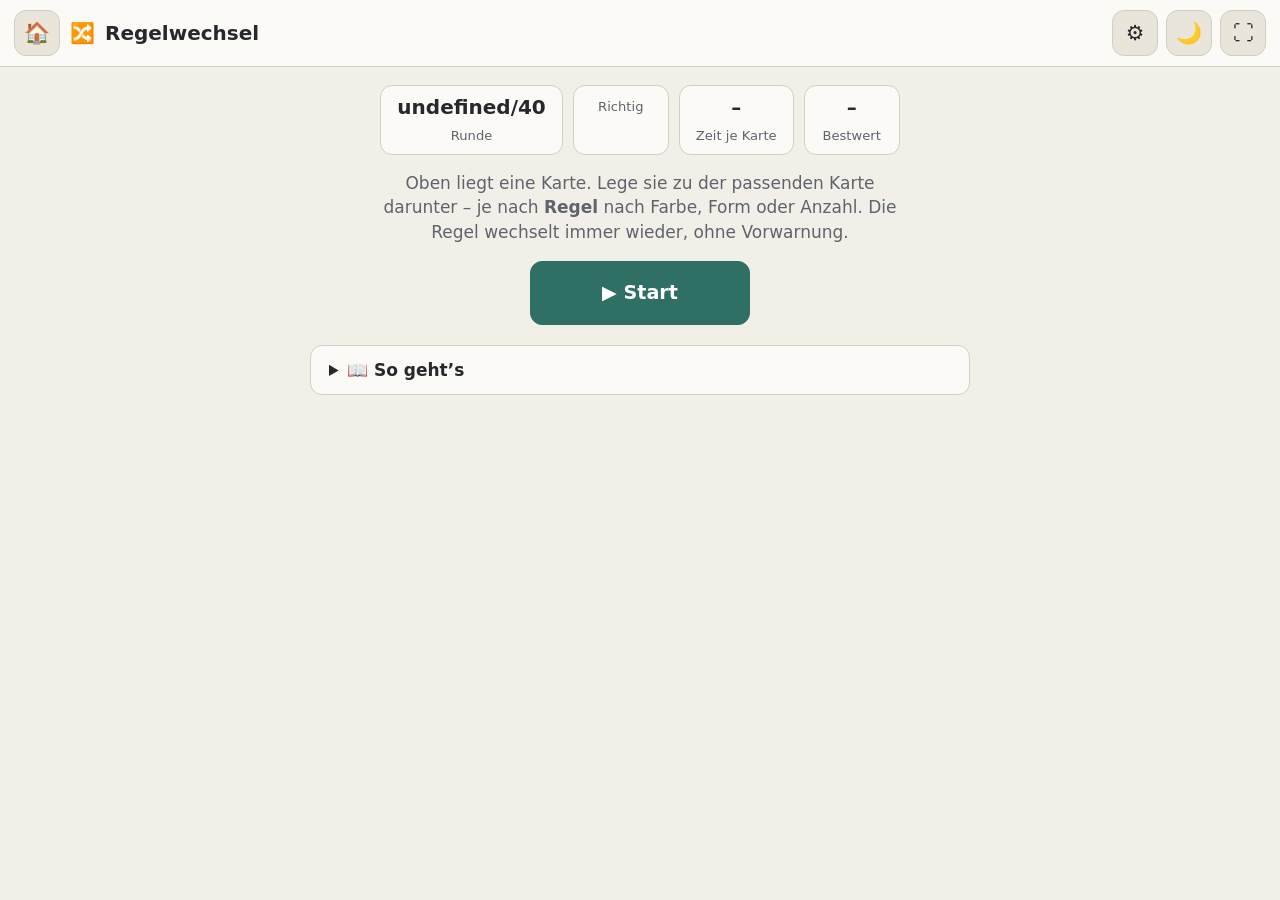
<file: uebungen/regelwechsel.html>
<!DOCTYPE html>
<html lang="de">
<head>
<meta charset="utf-8">
<meta name="viewport" content="width=device-width, initial-scale=1">
<title>Regelwechsel – Gehirnjogging</title>
<link rel="icon" href="data:image/svg+xml,<svg xmlns='http://www.w3.org/2000/svg' viewBox='0 0 100 100'><text y='.9em' font-size='90'>🔀</text></svg>">
<link rel="stylesheet" href="../css/common.css">
<script src="../js/common.js"></script>
<script src="../js/uebungen.js"></script>
<style>
.karte{
  background:var(--surface);border:2px solid var(--border);border-radius:14px;
  width:112px;height:132px;display:flex;align-items:center;justify-content:center;
  box-shadow:var(--shadow);transition:transform .12s,border-color .12s;padding:6px;
}
.karte svg{width:100%;height:100%}
button.karte{cursor:pointer}
button.karte:hover{transform:translateY(-4px);border-color:var(--accent)}
button.karte.gut{border-color:var(--good);background:var(--accent-soft)}
button.karte.schlecht{border-color:var(--danger)}
#reiz{width:130px;height:152px;border-width:3px;border-color:var(--accent)}
.ziele{display:flex;gap:12px;flex-wrap:wrap;justify-content:center}
#regel{
  font-size:1.35rem;font-weight:800;text-align:center;min-height:1.5em;
  letter-spacing:.02em;
}
#regel small{display:block;font-size:.82rem;font-weight:600;color:var(--muted);letter-spacing:0}
.zeitbalken{width:min(90vw,420px);height:10px;border-radius:99px;background:var(--surface2);border:1px solid var(--border);overflow:hidden}
.zeitbalken i{display:block;height:100%;background:var(--accent);width:100%}
.zeitbalken.knapp i{background:var(--warn)}
</style>
</head>
<body>

<header class="topbar">
  <a class="icon-btn" href="../index.html" title="Zur Übersicht">🏠</a>
  <h1><span>🔀</span> Regelwechsel</h1>
  <div class="actions">
    <button class="icon-btn" id="btn-einst" title="Einstellungen">⚙️</button>
    <button class="icon-btn" id="btn-theme" title="Hell/Dunkel">🌙</button>
    <button class="icon-btn" id="btn-fs" title="Vollbild">⛶</button>
  </div>
</header>

<main class="page center">
  <div class="hud">
    <div class="stat"><b id="h-runde">0/40</b><span>Runde</span></div>
    <div class="stat"><b id="h-richtig">0</b><span>Richtig</span></div>
    <div class="stat"><b id="h-zeit">–</b><span>Zeit je Karte</span></div>
    <div class="stat"><b id="h-best">–</b><span>Bestwert</span></div>
  </div>

  <div id="start-box" class="center" style="text-align:center">
    <p style="color:var(--muted);max-width:50ch;margin:0">
      Oben liegt eine Karte. Lege sie zu der passenden Karte darunter –
      je nach <b>Regel</b> nach Farbe, Form oder Anzahl.
      Die Regel wechselt immer wieder, ohne Vorwarnung.
    </p>
    <button class="btn primary gross" id="btn-start" style="min-width:220px">▶ Start</button>
  </div>

  <div id="spiel" style="display:none" class="center">
    <div id="regel"></div>
    <div class="karte" id="reiz"></div>
    <div class="zeitbalken" id="balken"><i></i></div>
    <div class="ziele" id="ziele"></div>
    <div class="ansage" id="ansage"></div>
  </div>

  <details class="rules">
    <summary>📖 So geht’s</summary>
    <p>Die Karte oben hat drei Eigenschaften: <b>Farbe</b>, <b>Form</b> und <b>Anzahl</b>.
    Unten liegen vier Karten – genau eine passt zur Farbe, genau eine zur Form, genau
    eine zur Anzahl. Welche du wählen musst, sagt die aktuelle Regel.</p>
    <p>Im Modus <b>„Regel wird angesagt“</b> steht sie über den Karten und wechselt
    unangekündigt. Im Modus <b>„Regel selbst finden“</b> wird sie nie genannt – du
    erkennst sie nur an richtig und falsch, und sie ändert sich, sobald du sie sicher
    beherrschst. Das ist die klassische, deutlich anspruchsvollere Variante.</p>
    <p>Gemessen wird auch, wie viel Zeit dich ein Wechsel kostet – die sogenannten
    <b>Umschaltkosten</b>. Genau diese Fähigkeit, flink zwischen Regeln zu springen,
    verbesserte sich in Studien mit Echtzeit-Strategiespielen messbar.</p>
  </details>
</main>

<div class="overlay" id="ov-einst" data-dismiss>
  <div class="panel">
    <h2>Einstellungen</h2>
    <div class="field"><label>Regel</label>
      <div class="seg" id="s-modus">
        <button data-value="angesagt" class="active">wird angesagt</button>
        <button data-value="selbst">selbst finden</button>
      </div>
    </div>
    <div class="field"><label>Runden</label>
      <div class="seg" id="s-runden">
        <button data-value="24">24</button>
        <button data-value="40" class="active">40</button>
        <button data-value="60">60</button>
      </div>
    </div>
    <div class="field"><label>Zeitdruck</label>
      <div class="seg" id="s-zeit">
        <button data-value="1" class="active">Ja</button>
        <button data-value="0">Ohne Uhr</button>
      </div>
      <small>Ohne Uhr kannst du in Ruhe überlegen – dann zählt nur die Trefferquote.</small>
    </div>
    <div class="panel-buttons">
      <button class="btn primary" id="btn-uebernehmen">Übernehmen</button>
    </div>
  </div>
</div>

<script>
"use strict";
var cfg = GJ.load("regelwechsel-cfg", { modus: "angesagt", runden: 40, zeit: 1 });

var FARBEN = { rot: "#c0392b", blau: "#2c6fae", gruen: "#3d7a4e", gelb: "#c9962b" };
var FARBNAMEN = Object.keys(FARBEN);
var FORMEN = ["kreis", "dreieck", "quadrat", "raute"];
var REGELN = [
  { id: "farbe", name: "Farbe", hilfe: "gleiche Farbe wählen" },
  { id: "form", name: "Form", hilfe: "gleiche Form wählen" },
  { id: "anzahl", name: "Anzahl", hilfe: "gleiche Anzahl wählen" }
];

var treppe, runde, richtig, regel, letzteRegel, seitWechsel, serie;
var reiz, ziele, laeuft = false, offen = false, tStart = 0, uhr = null, balkenAnim = null;
var zeitenWechsel = [], zeitenGleich = [], wechselDran = false;

function formSVG(farbe, form, anzahl) {
  var f = FARBEN[farbe], teile = [], reihen = anzahl > 2 ? 2 : 1;
  var proReihe = Math.ceil(anzahl / reihen);
  var i = 0;
  for (var r = 0; r < reihen; r++) {
    var n = Math.min(proReihe, anzahl - r * proReihe);
    for (var k = 0; k < n; k++, i++) {
      var cx = 50 + (k - (n - 1) / 2) * 30;
      var cy = reihen === 1 ? 50 : 34 + r * 32;
      if (form === "kreis") teile.push('<circle cx="' + cx + '" cy="' + cy + '" r="11" fill="' + f + '"/>');
      else if (form === "quadrat") teile.push('<rect x="' + (cx - 10) + '" y="' + (cy - 10) + '" width="20" height="20" rx="3" fill="' + f + '"/>');
      else if (form === "dreieck") teile.push('<polygon points="' + cx + ',' + (cy - 12) + ' ' + (cx + 12) + ',' + (cy + 10) + ' ' + (cx - 12) + ',' + (cy + 10) + '" fill="' + f + '"/>');
      else teile.push('<polygon points="' + cx + ',' + (cy - 13) + ' ' + (cx + 11) + ',' + cy + ' ' + cx + ',' + (cy + 13) + ' ' + (cx - 11) + ',' + cy + '" fill="' + f + '"/>');
    }
  }
  return '<svg viewBox="0 0 100 100">' + teile.join("") + "</svg>";
}

function andere(liste, ausser) {
  var rest = liste.filter(function (x) { return ausser.indexOf(x) < 0; });
  return GJ.pick(rest);
}

function baueRunde() {
  reiz = {
    farbe: GJ.pick(FARBNAMEN),
    form: GJ.pick(FORMEN),
    anzahl: 1 + Math.floor(Math.random() * 4)
  };
  var zahlen = [1, 2, 3, 4];
  var kFarbe = { farbe: reiz.farbe, form: andere(FORMEN, [reiz.form]), anzahl: andere(zahlen, [reiz.anzahl]) };
  var kForm = { farbe: andere(FARBNAMEN, [reiz.farbe, kFarbe.farbe]), form: reiz.form, anzahl: andere(zahlen, [reiz.anzahl, kFarbe.anzahl]) };
  var kZahl = { farbe: andere(FARBNAMEN, [reiz.farbe, kFarbe.farbe, kForm.farbe]), form: andere(FORMEN, [reiz.form, kFarbe.form]), anzahl: reiz.anzahl };
  var kNichts = {
    farbe: andere(FARBNAMEN, [reiz.farbe, kFarbe.farbe, kForm.farbe]),
    form: andere(FORMEN, [reiz.form, kFarbe.form, kZahl.form]),
    anzahl: andere(zahlen, [reiz.anzahl, kFarbe.anzahl, kForm.anzahl])
  };
  kFarbe.passt = "farbe"; kForm.passt = "form"; kZahl.passt = "anzahl"; kNichts.passt = "nichts";
  ziele = GJ.shuffle([kFarbe, kForm, kZahl, kNichts]);
}

function zeige() {
  GJ.el("reiz").innerHTML = formSVG(reiz.farbe, reiz.form, reiz.anzahl);
  var box = GJ.el("ziele");
  box.innerHTML = "";
  ziele.forEach(function (z, i) {
    var b = document.createElement("button");
    b.className = "karte";
    b.innerHTML = formSVG(z.farbe, z.form, z.anzahl);
    b.setAttribute("aria-label", "Karte " + (i + 1));
    b.addEventListener("click", function () { antwort(z, b); });
    box.appendChild(b);
  });
  var r = GJ.el("regel");
  if (cfg.modus === "angesagt") {
    r.innerHTML = "Sortiere nach <span style=\"color:var(--accent)\">" + regel.name + "</span>" +
      "<small>" + regel.hilfe + "</small>";
  } else {
    r.innerHTML = "Welche passt?<small>Die Regel musst du selbst herausfinden</small>";
  }
  GJ.el("ansage").textContent = "";
  GJ.el("ansage").className = "ansage";
  offen = true;
  tStart = performance.now();
  starteUhr();
}

function starteUhr() {
  clearTimeout(uhr); cancelAnimationFrame(balkenAnim);
  var balken = GJ.el("balken"), fuellung = balken.firstElementChild;
  if (!cfg.zeit) { balken.style.visibility = "hidden"; return; }
  balken.style.visibility = "";
  var dauer = treppe.wert;
  var t0 = performance.now();
  (function laufen() {
    var rest = 1 - (performance.now() - t0) / dauer;
    fuellung.style.width = Math.max(0, rest * 100) + "%";
    balken.classList.toggle("knapp", rest < 0.35);
    if (rest > 0 && offen) balkenAnim = requestAnimationFrame(laufen);
  })();
  uhr = setTimeout(function () { if (offen) antwort(null, null); }, dauer);
}

function antwort(z, knopf) {
  if (!offen) return;
  offen = false;
  clearTimeout(uhr); cancelAnimationFrame(balkenAnim);
  var rt = performance.now() - tStart;
  var gut = !!z && z.passt === regel.id;

  if (gut) {
    richtig++; serie++; treppe.richtig();
    if (knopf) knopf.classList.add("gut");
    GJ.el("ansage").textContent = "✓ Richtig";
    GJ.el("ansage").className = "ansage gut";
    (wechselDran ? zeitenWechsel : zeitenGleich).push(rt);
  } else {
    serie = 0; treppe.falsch();
    if (knopf) knopf.classList.add("schlecht");
    GJ.$$("#ziele .karte").forEach(function (b, i) {
      if (ziele[i].passt === regel.id) b.classList.add("gut");
    });
    GJ.el("ansage").textContent = z ? "✗ Es galt: " + regel.name : "⏱ Zeit vorbei – es galt: " + regel.name;
    GJ.el("ansage").className = "ansage schlecht";
  }
  GJ.pieps(gut);
  hud();

  /* Regelwechsel vorbereiten */
  wechselDran = false;
  seitWechsel++;
  if (cfg.modus === "angesagt") {
    if (seitWechsel >= 3 + Math.floor(Math.random() * 4)) neueRegel();
  } else {
    if (serie >= 5) { neueRegel(); serie = 0; }
  }

  setTimeout(function () {
    if (runde >= cfg.runden) return ende();
    runde++; baueRunde(); zeige(); hud();
  }, gut ? 600 : 1350);
}

function neueRegel() {
  letzteRegel = regel;
  var rest = REGELN.filter(function (r) { return r.id !== regel.id; });
  regel = GJ.pick(rest);
  seitWechsel = 0;
  wechselDran = true;
}

function start() {
  treppe = new GJ.Treppe({ start: 2800, min: 550, max: 6000, faktor: 0.9, nDown: 2 });
  runde = 1; richtig = 0; serie = 0; seitWechsel = 0;
  zeitenWechsel = []; zeitenGleich = []; wechselDran = false;
  regel = GJ.pick(REGELN);
  laeuft = true;
  GJ.el("start-box").style.display = "none";
  GJ.el("spiel").style.display = "";
  baueRunde(); zeige(); hud();
}

function mittel(a) { return a.length ? a.reduce(function (x, y) { return x + y; }, 0) / a.length : 0; }

function ende() {
  laeuft = false; offen = false;
  var quote = richtig / cfg.runden;
  var punkte;
  if (cfg.zeit) {
    var schwelle = treppe.schwelle();
    var anteil = (Math.log(6000) - Math.log(schwelle)) / (Math.log(6000) - Math.log(550));
    punkte = GJ.clamp(anteil * 100, 0, 100) * (0.4 + 0.6 * quote);
  } else {
    punkte = quote * 78; /* ohne Zeitdruck ist die Aufgabe deutlich leichter */
  }
  var kosten = Math.round(mittel(zeitenWechsel) - mittel(zeitenGleich));
  GJ.el("start-box").style.display = "";
  GJ.el("spiel").style.display = "none";
  GJ.rahmen.fertig({
    punkte: punkte,
    roh: Math.round(cfg.zeit ? treppe.schwelle() : quote * 100),
    titel: richtig + " von " + cfg.runden + " richtig",
    text: cfg.zeit ? "Du hattest zuletzt " + Math.round(treppe.schwelle()) + " ms je Karte Zeit." :
                     "Ohne Zeitdruck gespielt.",
    rohText: (zeitenWechsel.length && kosten > 0 ? "Ein Regelwechsel kostete dich rund " + kosten + " ms. " : "") +
             (cfg.modus === "selbst" ? "Regel selbst gefunden." : "Regel angesagt.")
  });
}

function hud() {
  GJ.el("h-runde").textContent = runde + "/" + cfg.runden;
  GJ.el("h-richtig").textContent = richtig;
  GJ.el("h-zeit").textContent = laeuft && cfg.zeit ? Math.round(treppe.wert) + " ms" : "–";
  GJ.el("h-best").textContent = GJ.bestwert("regelwechsel") || "–";
}

document.addEventListener("keydown", function (e) {
  if (document.querySelector(".overlay.open")) return;
  if (offen && e.key >= "1" && e.key <= "4") {
    var b = GJ.$$("#ziele .karte")[+e.key - 1];
    if (b) b.click();
  } else if (!laeuft && e.key === "Enter") GJ.el("btn-start").click();
});

["s-modus", "s-runden", "s-zeit"].forEach(function (id) { GJ.seg(GJ.el(id)); });
GJ.el("btn-einst").addEventListener("click", function () {
  GJ.segSet(GJ.el("s-modus"), cfg.modus);
  GJ.segSet(GJ.el("s-runden"), cfg.runden);
  GJ.segSet(GJ.el("s-zeit"), cfg.zeit);
  GJ.open("ov-einst");
});
GJ.el("btn-uebernehmen").addEventListener("click", function () {
  cfg = {
    modus: GJ.segVal(GJ.el("s-modus")),
    runden: +GJ.segVal(GJ.el("s-runden")),
    zeit: +GJ.segVal(GJ.el("s-zeit"))
  };
  GJ.save("regelwechsel-cfg", cfg);
  GJ.close("ov-einst");
  laeuft = false; offen = false;
  clearTimeout(uhr);
  GJ.el("start-box").style.display = "";
  GJ.el("spiel").style.display = "none";
  hud();
});
GJ.el("btn-start").addEventListener("click", start);

document.addEventListener("DOMContentLoaded", function () {
  GJ.rahmen.start("regelwechsel", start);
  hud();
});
</script>
</body>
</html>
</file>
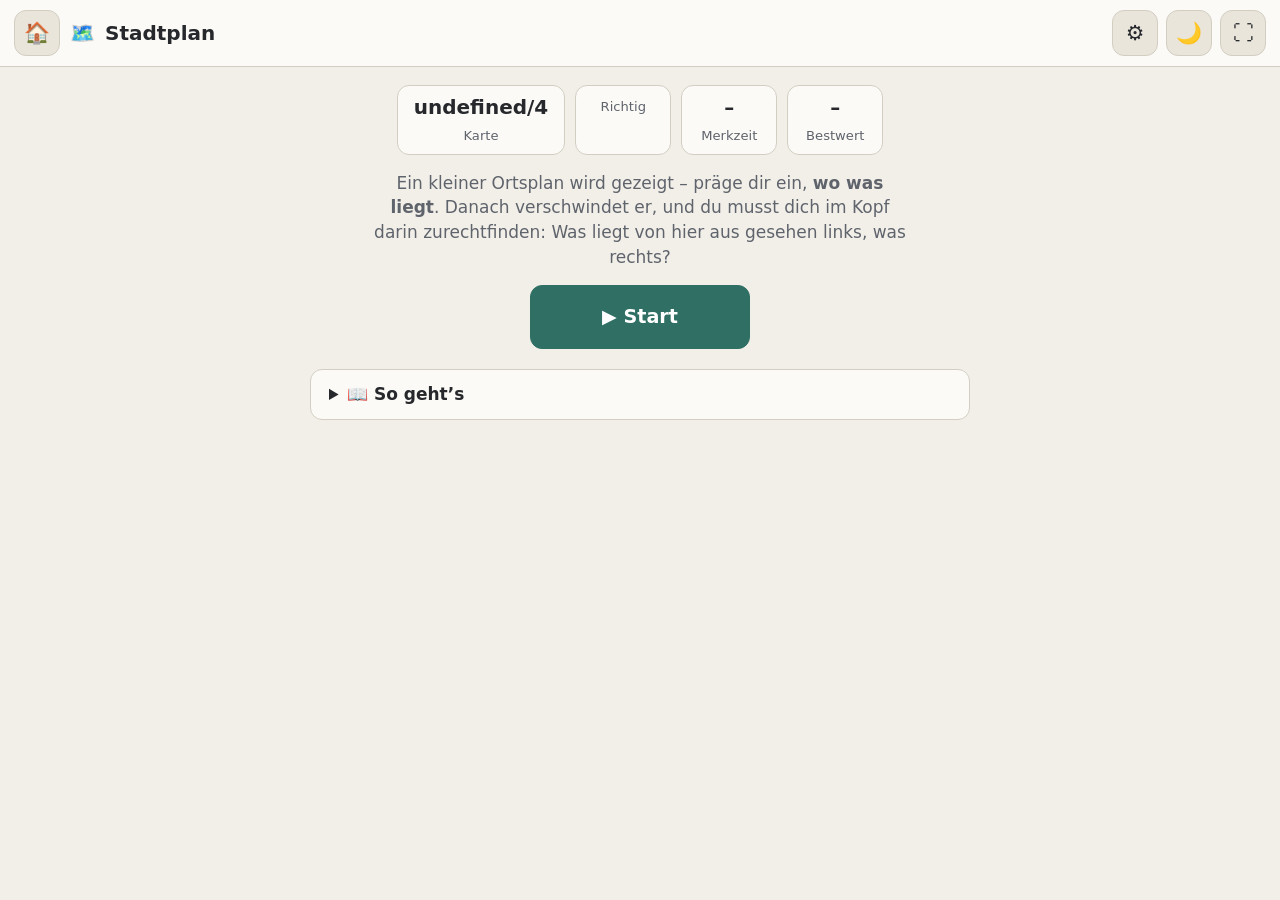
<file: uebungen/stadtplan.html>
<!DOCTYPE html>
<html lang="de">
<head>
<meta charset="utf-8">
<meta name="viewport" content="width=device-width, initial-scale=1">
<title>Stadtplan – Gehirnjogging</title>
<link rel="icon" href="data:image/svg+xml,<svg xmlns='http://www.w3.org/2000/svg' viewBox='0 0 100 100'><text y='.9em' font-size='90'>🗺️</text></svg>">
<link rel="stylesheet" href="../css/common.css">
<script src="../js/common.js"></script>
<script src="../js/uebungen.js"></script>
<style>
#frage{font-size:1.1rem;font-weight:700;text-align:center;max-width:46ch;min-height:3em}
#frage em{color:var(--accent);font-style:normal}
.antworten .btn{min-width:130px;min-height:58px;font-size:1.05rem}
.merkbalken{width:min(90vw,420px);height:10px;border-radius:99px;background:var(--surface2);border:1px solid var(--border);overflow:hidden}
.merkbalken i{display:block;height:100%;background:var(--accent);width:100%}
</style>
</head>
<body>

<header class="topbar">
  <a class="icon-btn" href="../index.html" title="Zur Übersicht">🏠</a>
  <h1><span>🗺️</span> Stadtplan</h1>
  <div class="actions">
    <button class="icon-btn" id="btn-einst" title="Einstellungen">⚙️</button>
    <button class="icon-btn" id="btn-theme" title="Hell/Dunkel">🌙</button>
    <button class="icon-btn" id="btn-fs" title="Vollbild">⛶</button>
  </div>
</header>

<main class="page center">
  <div class="hud">
    <div class="stat"><b id="h-karte">0/4</b><span>Karte</span></div>
    <div class="stat"><b id="h-richtig">0</b><span>Richtig</span></div>
    <div class="stat"><b id="h-merk">–</b><span>Merkzeit</span></div>
    <div class="stat"><b id="h-best">–</b><span>Bestwert</span></div>
  </div>

  <div id="start-box" class="center" style="text-align:center">
    <p style="color:var(--muted);max-width:50ch;margin:0">
      Ein kleiner Ortsplan wird gezeigt – präge dir ein, <b>wo was liegt</b>.
      Danach verschwindet er, und du musst dich im Kopf darin zurechtfinden:
      Was liegt von hier aus gesehen links, was rechts?
    </p>
    <button class="btn primary gross" id="btn-start" style="min-width:220px">▶ Start</button>
  </div>

  <div id="spiel" style="display:none" class="center">
    <div class="buehne"><canvas id="c" width="560" height="560"></canvas></div>
    <div class="merkbalken" id="balken" style="visibility:hidden"><i></i></div>
    <div id="frage"></div>
    <div class="antworten" id="antworten"></div>
  </div>

  <details class="rules">
    <summary>📖 So geht’s</summary>
    <p>Zuerst siehst du den Plan mit mehreren Gebäuden. Norden ist immer oben.
    Wenn der Plan verschwindet, kommen Fragen wie: <b>„Du stehst an der Kirche und
    schaust zum Bahnhof – wo liegt der Brunnen?“</b> Antworte aus Sicht der Person,
    die dort steht: vorne, rechts, hinten oder links.</p>
    <p>Das ist mehr als reines Auswendiglernen: Du musst den Plan im Kopf drehen.
    Genau diese Fähigkeit – sich eine räumliche Karte zu bauen und zu nutzen – hängt
    am <b>Hippocampus</b>, jener Hirnregion, die bei Älteren am stärksten schrumpft und
    die in Studien mit Navigationsspielen nachweislich zulegte.</p>
    <p>Je besser du wirst, desto kürzer wird der Plan gezeigt und desto mehr Gebäude
    kommen dazu.</p>
  </details>
</main>

<div class="overlay" id="ov-einst" data-dismiss>
  <div class="panel">
    <h2>Einstellungen</h2>
    <div class="field"><label>Karten</label>
      <div class="seg" id="s-karten">
        <button data-value="3">3</button>
        <button data-value="4" class="active">4</button>
        <button data-value="6">6</button>
      </div>
      <small>Drei Fragen je Karte.</small>
    </div>
    <div class="field"><label>Startzeit zum Merken</label>
      <div class="seg" id="s-merk">
        <button data-value="20000">Gemütlich</button>
        <button data-value="14000" class="active">Normal</button>
        <button data-value="9000">Zügig</button>
      </div>
    </div>
    <div class="field"><label>Gebäude zu Beginn</label>
      <div class="seg" id="s-anzahl">
        <button data-value="4">4</button>
        <button data-value="5" class="active">5</button>
        <button data-value="6">6</button>
      </div>
    </div>
    <div class="panel-buttons">
      <button class="btn primary" id="btn-uebernehmen">Übernehmen</button>
    </div>
  </div>
</div>

<script>
"use strict";
var cfg = GJ.load("stadtplan-cfg", { karten: 4, merk: 14000, anzahl: 5 });

/* g = Geschlecht, damit die Fragen sauberes Deutsch ergeben */
var ORTE = [
  { icon: "⛪", name: "Kirche", g: "f" },
  { icon: "🚉", name: "Bahnhof", g: "m" },
  { icon: "🍞", name: "Bäckerei", g: "f" },
  { icon: "⛲", name: "Brunnen", g: "m" },
  { icon: "🏫", name: "Schule", g: "f" },
  { icon: "🏦", name: "Bank", g: "f" },
  { icon: "🌳", name: "Park", g: "m" },
  { icon: "🏥", name: "Apotheke", g: "f" },
  { icon: "🏛️", name: "Rathaus", g: "n" },
  { icon: "🏪", name: "Laden", g: "m" }
];
function derDieDas(o) { return (o.g === "f" ? "die " : o.g === "n" ? "das " : "der ") + o.name; }
function anDem(o) { return o.g === "f" ? "an der " + o.name : "am " + o.name; }
function zuDem(o) { return o.g === "f" ? "zur " + o.name : "zum " + o.name; }
var RICHTUNGEN = [
  { id: "vorne", name: "vorne" },
  { id: "rechts", name: "rechts" },
  { id: "hinten", name: "hinten" },
  { id: "links", name: "links" }
];

var c = GJ.el("c"), ctx = c.getContext("2d");
var W = 560, RAND = 70, N = 5;   /* 5x5 Kreuzungen */

var treppe, karteNr, richtig, gefragt, orte, fragen, frageNr, anzahl;
var laeuft = false, balkenAnim = null, merkTimer = null;

function farbe(n) { return getComputedStyle(document.documentElement).getPropertyValue(n).trim() || "#888"; }
function gitterX(i) { return RAND + (i * (W - 2 * RAND)) / (N - 1); }

/* ---------------- Karte bauen ---------------- */
function baueKarte() {
  var plaetze = [];
  for (var i = 0; i < N; i++) for (var j = 0; j < N; j++) plaetze.push({ i: i, j: j });
  GJ.shuffle(plaetze);
  var gewaehlt = [];
  plaetze.forEach(function (p) {
    if (gewaehlt.length >= anzahl) return;
    var weit = gewaehlt.every(function (g) { return Math.abs(g.i - p.i) + Math.abs(g.j - p.j) >= 3; });
    if (weit) gewaehlt.push(p);
  });
  while (gewaehlt.length < anzahl) {                    /* Notfalls auffüllen */
    var p2 = plaetze[Math.floor(Math.random() * plaetze.length)];
    if (!gewaehlt.some(function (g) { return g.i === p2.i && g.j === p2.j; })) gewaehlt.push(p2);
  }
  var auswahl = GJ.shuffle(ORTE.slice()).slice(0, anzahl);
  orte = gewaehlt.map(function (p, k) {
    return { i: p.i, j: p.j, x: gitterX(p.i), y: gitterX(p.j), icon: auswahl[k].icon, name: auswahl[k].name, g: auswahl[k].g };
  });
}

function zeichneKarte(sichtbar) {
  ctx.fillStyle = farbe("--surface");
  ctx.fillRect(0, 0, W, W);
  if (!sichtbar) {
    ctx.fillStyle = farbe("--surface2");
    ctx.fillRect(0, 0, W, W);
    ctx.fillStyle = farbe("--muted");
    ctx.font = "600 22px system-ui, sans-serif"; ctx.textAlign = "center";
    ctx.fillText("Der Plan ist eingepackt.", W / 2, W / 2 - 10);
    ctx.font = "400 17px system-ui, sans-serif";
    ctx.fillText("Jetzt aus dem Kopf antworten.", W / 2, W / 2 + 20);
    return;
  }
  /* Blockflächen */
  ctx.fillStyle = farbe("--surface2");
  for (var a = 0; a < N - 1; a++) for (var b = 0; b < N - 1; b++) {
    ctx.fillRect(gitterX(a) + 12, gitterX(b) + 12, gitterX(1) - gitterX(0) - 24, gitterX(1) - gitterX(0) - 24);
  }
  /* Straßen */
  ctx.strokeStyle = farbe("--border"); ctx.lineWidth = 3;
  for (var k = 0; k < N; k++) {
    ctx.beginPath(); ctx.moveTo(gitterX(k), RAND - 24); ctx.lineTo(gitterX(k), W - RAND + 24); ctx.stroke();
    ctx.beginPath(); ctx.moveTo(RAND - 24, gitterX(k)); ctx.lineTo(W - RAND + 24, gitterX(k)); ctx.stroke();
  }
  /* Windrose */
  ctx.fillStyle = farbe("--muted");
  ctx.font = "700 20px system-ui, sans-serif"; ctx.textAlign = "center";
  ctx.fillText("N", W / 2, 26);
  ctx.beginPath(); ctx.moveTo(W / 2, 32); ctx.lineTo(W / 2, 46); ctx.strokeStyle = farbe("--muted"); ctx.lineWidth = 2; ctx.stroke();
  /* Gebäude */
  orte.forEach(function (o) {
    ctx.beginPath(); ctx.arc(o.x, o.y, 27, 0, 7);
    ctx.fillStyle = farbe("--surface"); ctx.fill();
    ctx.strokeStyle = farbe("--accent"); ctx.lineWidth = 2.5; ctx.stroke();
    ctx.font = "26px system-ui, 'Segoe UI Emoji', sans-serif"; ctx.textAlign = "center";
    ctx.fillText(o.icon, o.x, o.y + 9);
    ctx.fillStyle = farbe("--text");
    ctx.font = "600 14px system-ui, sans-serif";
    ctx.fillText(o.name, o.x, o.y + 46);
  });
}

/* ---------------- Fragen bauen ---------------- */
function richtungZwischen(a, b, ziel) {
  var hx = b.x - a.x, hy = b.y - a.y;
  var vx = ziel.x - a.x, vy = ziel.y - a.y;
  var dot = hx * vx + hy * vy;
  var cross = hx * vy - hy * vx;
  var w = Math.atan2(cross, dot) * 180 / Math.PI;   /* >0 = rechts (Bildschirm) */
  return w;
}

function baueFragen() {
  fragen = [];
  var versuche = 0;
  while (fragen.length < 2 && versuche++ < 300) {
    var drei = GJ.shuffle(orte.slice()).slice(0, 3);
    var a = drei[0], b = drei[1], z = drei[2];
    var w = richtungZwischen(a, b, z);
    var ab = Math.abs(w);
    if (Math.min(Math.abs(ab - 45), Math.abs(ab - 135)) < 22) continue;   /* zu grenzwertig */
    if (Math.hypot(z.x - a.x, z.y - a.y) < 100) continue;
    var antwort = ab < 45 ? "vorne" : (ab > 135 ? "hinten" : (w > 0 ? "rechts" : "links"));
    fragen.push({
      art: "richtung",
      text: "Du stehst " + anDem(a) + " und schaust " + zuDem(b) +
            ".<br>Wo liegt <em>" + derDieDas(z) + "</em>?",
      antwort: antwort,
      auswahl: RICHTUNGEN.map(function (r) { return { id: r.id, text: r.name }; })
    });
  }
  /* Eine Frage nach der Himmelsrichtung */
  var richtungen = [
    { id: "n", text: "am weitesten im Norden", wert: function (o) { return -o.y; } },
    { id: "s", text: "am weitesten im Süden", wert: function (o) { return o.y; } },
    { id: "o", text: "am weitesten im Osten", wert: function (o) { return o.x; } },
    { id: "w", text: "am weitesten im Westen", wert: function (o) { return -o.x; } }
  ];
  var r = GJ.pick(richtungen);
  var sortiert = orte.slice().sort(function (x, y) { return r.wert(y) - r.wert(x); });
  if (r.wert(sortiert[0]) - r.wert(sortiert[1]) > 40) {
    fragen.push({
      art: "himmel",
      text: "Welches Gebäude lag <em>" + r.text + "</em>?",
      antwort: sortiert[0].name,
      auswahl: GJ.shuffle(orte.slice()).slice(0, 4).concat([{ name: sortiert[0].name, icon: sortiert[0].icon }])
        .filter(function (o, i, arr) { return arr.findIndex(function (q) { return q.name === o.name; }) === i; })
        .slice(0, 4)
        .map(function (o) { return { id: o.name, text: o.icon + " " + o.name }; })
    });
    /* sicherstellen, dass die richtige Antwort dabei ist */
    var letzte = fragen[fragen.length - 1];
    if (!letzte.auswahl.some(function (x) { return x.id === letzte.antwort; })) {
      letzte.auswahl[3] = { id: sortiert[0].name, text: sortiert[0].icon + " " + sortiert[0].name };
      GJ.shuffle(letzte.auswahl);
    }
  }
  GJ.shuffle(fragen);
}

/* ---------------- Ablauf ---------------- */
function start() {
  anzahl = cfg.anzahl;
  treppe = new GJ.Treppe({ start: cfg.merk, min: 2500, max: 30000, faktor: 0.85, nDown: 1 });
  karteNr = 0; richtig = 0; gefragt = 0;
  laeuft = true;
  GJ.el("start-box").style.display = "none";
  GJ.el("spiel").style.display = "";
  naechsteKarte();
}

function naechsteKarte() {
  if (karteNr >= cfg.karten) return ende();
  karteNr++;
  baueKarte();
  baueFragen();
  if (!fragen.length) return naechsteKarte();
  frageNr = 0;
  hud();
  GJ.el("frage").innerHTML = "Präge dir den Plan ein …";
  GJ.el("antworten").innerHTML = "";
  zeichneKarte(true);

  var balken = GJ.el("balken"), fuellung = balken.firstElementChild;
  balken.style.visibility = "";
  var dauer = treppe.wert, t0 = performance.now();
  cancelAnimationFrame(balkenAnim);
  (function laufen() {
    var rest = 1 - (performance.now() - t0) / dauer;
    fuellung.style.width = Math.max(0, rest * 100) + "%";
    if (rest > 0 && laeuft) balkenAnim = requestAnimationFrame(laufen);
  })();
  clearTimeout(merkTimer);
  merkTimer = setTimeout(function () {
    if (!laeuft) return;
    balken.style.visibility = "hidden";
    zeichneKarte(false);
    zeigeFrage();
  }, dauer);

  /* Vorzeitig weiter per Klick auf die Karte */
  c.onclick = function () {
    if (GJ.el("balken").style.visibility === "hidden") return;
    clearTimeout(merkTimer);
    GJ.el("balken").style.visibility = "hidden";
    zeichneKarte(false);
    zeigeFrage();
  };
}

function zeigeFrage() {
  if (frageNr >= fragen.length) {
    /* Karte fertig – Schwierigkeit anpassen */
    var quoteKarte = kartenRichtig / fragen.length;
    if (quoteKarte >= 0.99) {
      treppe.richtig();
      if (treppe.wert <= 4000 && anzahl < 8) { anzahl++; treppe.wert = Math.min(treppe.max, treppe.wert * 1.6); }
    } else if (quoteKarte < 0.5) {
      treppe.falsch();
    }
    kartenRichtig = 0;
    return setTimeout(naechsteKarte, 700);
  }
  var f = fragen[frageNr];
  GJ.el("frage").innerHTML = f.text;
  var box = GJ.el("antworten");
  box.innerHTML = "";
  f.auswahl.forEach(function (a) {
    var b = document.createElement("button");
    b.className = "btn";
    b.textContent = a.text;
    b.addEventListener("click", function () { pruefe(f, a, b); });
    box.appendChild(b);
  });
}

var kartenRichtig = 0;

function pruefe(f, a, knopf) {
  GJ.$$("#antworten .btn").forEach(function (b) { b.disabled = true; });
  var gut = a.id === f.antwort;
  gefragt++;
  if (gut) { richtig++; kartenRichtig++; knopf.classList.add("primary"); }
  else {
    knopf.style.borderColor = "var(--danger)";
    GJ.$$("#antworten .btn").forEach(function (b, i) {
      if (f.auswahl[i].id === f.antwort) b.classList.add("primary");
    });
  }
  GJ.pieps(gut);
  hud();
  frageNr++;
  setTimeout(zeigeFrage, gut ? 700 : 1500);
}

function ende() {
  laeuft = false;
  clearTimeout(merkTimer); cancelAnimationFrame(balkenAnim);
  c.onclick = null;
  var quote = gefragt ? richtig / gefragt : 0;
  var schwelle = treppe.schwelle();
  var zeitAnteil = (Math.log(30000) - Math.log(schwelle)) / (Math.log(30000) - Math.log(2500));
  var gebaeudeBonus = (anzahl - 4) * 6;
  var punkte = GJ.clamp(zeitAnteil * 85 + gebaeudeBonus, 0, 100) * (0.35 + 0.65 * quote);
  GJ.el("start-box").style.display = "";
  GJ.el("spiel").style.display = "none";
  GJ.rahmen.fertig({
    punkte: punkte,
    roh: Math.round(schwelle / 100) / 10,
    titel: richtig + " von " + gefragt + " Fragen richtig",
    text: "Zuletzt hattest du " + (Math.round(schwelle / 100) / 10) + " Sekunden Zeit, dir " + anzahl + " Gebäude einzuprägen.",
    rohText: cfg.karten + " Karten · " + anzahl + " Gebäude zuletzt"
  });
}

function hud() {
  GJ.el("h-karte").textContent = karteNr + "/" + cfg.karten;
  GJ.el("h-richtig").textContent = richtig;
  GJ.el("h-merk").textContent = laeuft ? (Math.round(treppe.wert / 100) / 10) + " s" : "–";
  GJ.el("h-best").textContent = GJ.bestwert("stadtplan") || "–";
}

document.addEventListener("keydown", function (e) {
  if (document.querySelector(".overlay.open")) return;
  if (!laeuft && e.key === "Enter") GJ.el("btn-start").click();
  var b = GJ.$$("#antworten .btn")[+e.key - 1];
  if (b && !b.disabled && e.key >= "1" && e.key <= "4") b.click();
});

["s-karten", "s-merk", "s-anzahl"].forEach(function (id) { GJ.seg(GJ.el(id)); });
GJ.el("btn-einst").addEventListener("click", function () {
  GJ.segSet(GJ.el("s-karten"), cfg.karten);
  GJ.segSet(GJ.el("s-merk"), cfg.merk);
  GJ.segSet(GJ.el("s-anzahl"), cfg.anzahl);
  GJ.open("ov-einst");
});
GJ.el("btn-uebernehmen").addEventListener("click", function () {
  cfg = {
    karten: +GJ.segVal(GJ.el("s-karten")),
    merk: +GJ.segVal(GJ.el("s-merk")),
    anzahl: +GJ.segVal(GJ.el("s-anzahl"))
  };
  GJ.save("stadtplan-cfg", cfg);
  GJ.close("ov-einst");
  laeuft = false;
  clearTimeout(merkTimer);
  GJ.el("start-box").style.display = "";
  GJ.el("spiel").style.display = "none";
  hud();
});
GJ.el("btn-start").addEventListener("click", start);

document.addEventListener("DOMContentLoaded", function () {
  GJ.rahmen.start("stadtplan", start);
  hud();
});
</script>
</body>
</html>
</file>
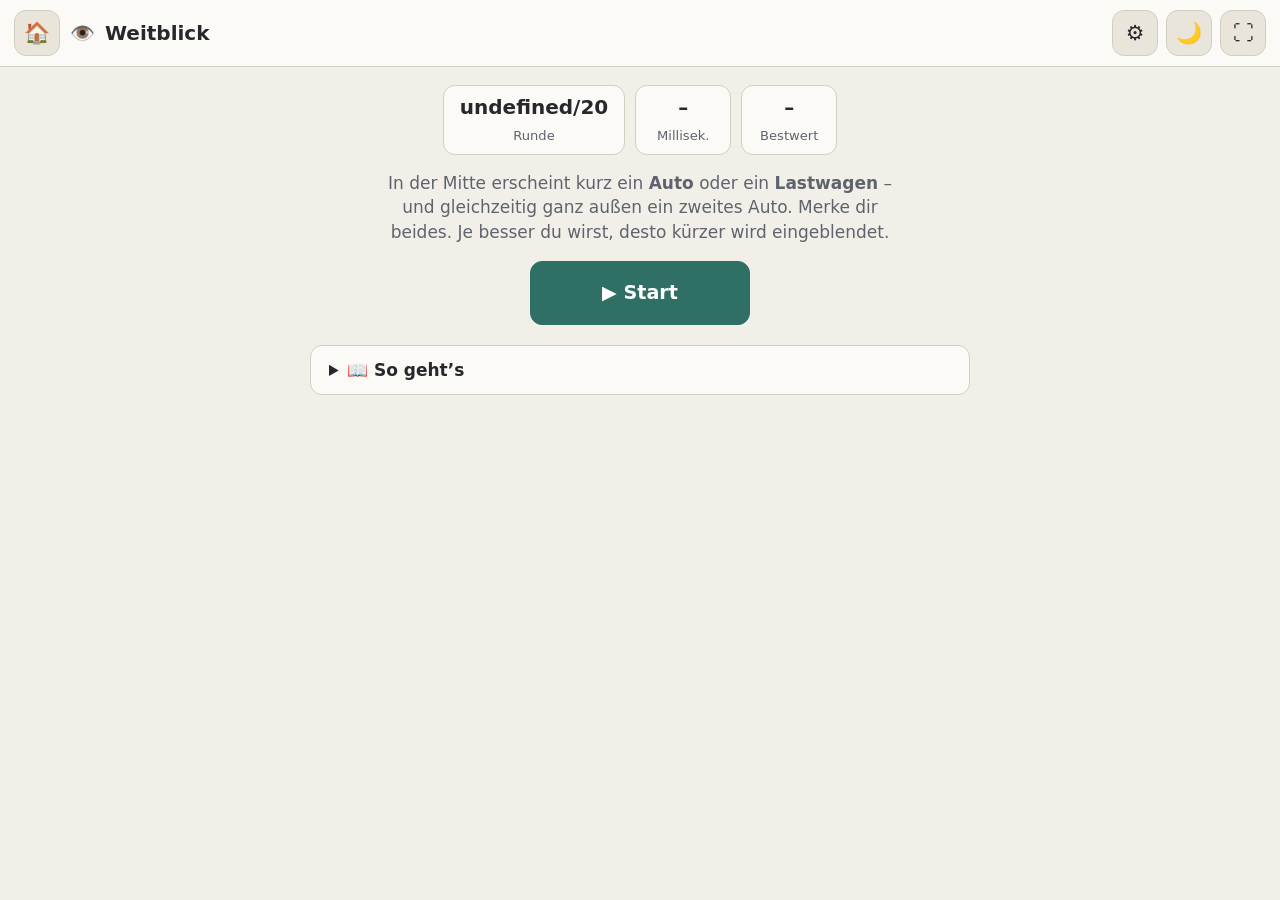
<file: uebungen/weitblick.html>
<!DOCTYPE html>
<html lang="de">
<head>
<meta charset="utf-8">
<meta name="viewport" content="width=device-width, initial-scale=1">
<title>Weitblick – Gehirnjogging</title>
<link rel="icon" href="data:image/svg+xml,<svg xmlns='http://www.w3.org/2000/svg' viewBox='0 0 100 100'><text y='.9em' font-size='90'>👁️</text></svg>">
<link rel="stylesheet" href="../css/common.css">
<script src="../js/common.js"></script>
<script src="../js/uebungen.js"></script>
<style>
#frage{font-size:1.15rem;font-weight:700;min-height:1.6em;text-align:center}
#tempo{font-variant-numeric:tabular-nums}
.wahl{display:flex;gap:14px;justify-content:center;flex-wrap:wrap;min-height:70px}
.wahl .btn{min-width:170px;min-height:62px;font-size:1.15rem}
</style>
</head>
<body>

<header class="topbar">
  <a class="icon-btn" href="../index.html" title="Zur Übersicht">🏠</a>
  <h1><span>👁️</span> Weitblick</h1>
  <div class="actions">
    <button class="icon-btn" id="btn-einst" title="Einstellungen">⚙️</button>
    <button class="icon-btn" id="btn-theme" title="Hell/Dunkel">🌙</button>
    <button class="icon-btn" id="btn-fs" title="Vollbild">⛶</button>
  </div>
</header>

<main class="page center">
  <div class="hud">
    <div class="stat"><b id="h-runde">0/20</b><span>Runde</span></div>
    <div class="stat"><b id="tempo">–</b><span>Millisek.</span></div>
    <div class="stat"><b id="h-best">–</b><span>Bestwert</span></div>
  </div>

  <div id="start-box" class="center" style="text-align:center">
    <p style="color:var(--muted);max-width:48ch;margin:0">
      In der Mitte erscheint kurz ein <b>Auto</b> oder ein <b>Lastwagen</b> – und
      gleichzeitig ganz außen ein zweites Auto. Merke dir beides.
      Je besser du wirst, desto kürzer wird eingeblendet.
    </p>
    <button class="btn primary gross" id="btn-start" style="min-width:220px">▶ Start</button>
  </div>

  <div id="spiel" style="display:none" class="center">
    <div class="buehne"><canvas id="c" width="600" height="600"></canvas></div>
    <div id="frage"></div>
    <div class="wahl" id="wahl"></div>
  </div>

  <details class="rules">
    <summary>📖 So geht’s</summary>
    <p>Schaue immer auf die <b>Mitte</b> des Feldes – nicht umherwandern. Das Bild wird
    nur einen Augenblick gezeigt und dann verdeckt. Danach wirst du zweierlei gefragt:
    <b>Was war in der Mitte</b> (Auto oder Lastwagen) und <b>wo am Rand</b> war das
    zweite Auto. Beides muss stimmen, damit die Runde zählt.</p>
    <p>Die Einblendzeit passt sich an: Nach zwei richtigen Runden wird sie kürzer, nach
    einem Fehler wieder länger. So bleibst du immer knapp an deiner Grenze – dort lernt
    das Gehirn am meisten. Am Ende zählt die kürzeste Zeit, die du noch zuverlässig
    schaffst.</p>
    <p>Diese Aufgabe ist dem <b>Sehfeld-Training der ACTIVE-Studie</b> nachempfunden –
    dem am besten belegten Training in diesem Bereich. Trainiert wird die
    Verarbeitungsgeschwindigkeit und das nutzbare Sehfeld.</p>
  </details>
</main>

<div class="overlay" id="ov-einst" data-dismiss>
  <div class="panel">
    <h2>Einstellungen</h2>
    <div class="field"><label>Übungsart</label>
      <div class="seg" id="s-art">
        <button data-value="mitte">Nur Mitte</button>
        <button data-value="rand" class="active">Mitte + Rand</button>
        <button data-value="ablenker">…mit Ablenkern</button>
      </div>
      <small>„Mitte + Rand“ ist die eigentliche Übung. Ablenker machen sie deutlich schwerer.</small>
    </div>
    <div class="field"><label>Runden</label>
      <div class="seg" id="s-runden">
        <button data-value="12">12</button>
        <button data-value="20" class="active">20</button>
        <button data-value="30">30</button>
      </div>
    </div>
    <div class="field"><label>Startzeit</label>
      <div class="seg" id="s-start">
        <button data-value="800">Gemütlich</button>
        <button data-value="500" class="active">Normal</button>
        <button data-value="300">Zügig</button>
      </div>
      <small>Nur der Anfang – danach stellt sich die Zeit von selbst ein.</small>
    </div>
    <div class="panel-buttons">
      <button class="btn primary" id="btn-uebernehmen">Übernehmen</button>
    </div>
  </div>
</div>

<script>
"use strict";
var cfg = GJ.load("weitblick-cfg", { art: "rand", runden: 20, start: 500 });

var c = GJ.el("c"), ctx = c.getContext("2d");
var W = 600, M = 300;               /* Mitte */
var treppe, runde, richtig, ziel, mitteIst, antwortA, ablenker;
var laeuft = false, phase = "", ringAktiv = false, zeigerSektor = -1;

function farbe(n) { return getComputedStyle(document.documentElement).getPropertyValue(n).trim() || "#888"; }

/* ---------------- Zeichnen ---------------- */
function leeren() {
  ctx.fillStyle = farbe("--surface");
  ctx.fillRect(0, 0, W, W);
}
function kreuz() {
  leeren();
  ctx.strokeStyle = farbe("--muted"); ctx.lineWidth = 4; ctx.lineCap = "round";
  ctx.beginPath();
  ctx.moveTo(M - 16, M); ctx.lineTo(M + 16, M);
  ctx.moveTo(M, M - 16); ctx.lineTo(M, M + 16);
  ctx.stroke();
}
function fahrzeug(x, y, gross, istLKW) {
  var s = gross ? 1 : 0.62;
  ctx.save(); ctx.translate(x, y); ctx.scale(s, s);
  ctx.fillStyle = farbe("--text");
  if (istLKW) {
    ctx.fillRect(-46, -14, 52, 26);   /* Aufbau */
    ctx.fillRect(8, 0, 34, 12);       /* Führerhaus */
    ctx.fillRect(24, -10, 16, 12);
  } else {
    ctx.beginPath();
    ctx.moveTo(-40, 12); ctx.lineTo(-34, -4); ctx.lineTo(-12, -4);
    ctx.lineTo(-2, -16); ctx.lineTo(22, -16); ctx.lineTo(30, -4);
    ctx.lineTo(40, -2); ctx.lineTo(40, 12);
    ctx.closePath(); ctx.fill();
  }
  ctx.beginPath(); ctx.arc(-24, 14, 8, 0, 7); ctx.arc(24, 14, 8, 0, 7);
  ctx.fillStyle = farbe("--accent"); ctx.fill();
  ctx.restore();
}
function reizBild() {
  leeren();
  /* Rahmen um die Mitte, damit der Blick dort bleibt */
  ctx.strokeStyle = farbe("--border"); ctx.lineWidth = 2;
  ctx.strokeRect(M - 70, M - 46, 140, 92);
  fahrzeug(M, M, true, mitteIst === "lkw");
  if (cfg.art !== "mitte") {
    var r = 232;
    var w = (ziel * Math.PI) / 4 - Math.PI / 2;
    fahrzeug(M + Math.cos(w) * r, M + Math.sin(w) * r, false, false);
    if (cfg.art === "ablenker") {
      ctx.fillStyle = farbe("--muted");
      ablenker.forEach(function (a) {
        ctx.save(); ctx.translate(a.x, a.y); ctx.rotate(a.d);
        ctx.fillRect(-13, -13, 26, 26);
        ctx.restore();
      });
    }
  }
}
function maske() {
  leeren();
  var rnd = Math.random;
  ctx.fillStyle = farbe("--muted");
  for (var i = 0; i < 260; i++) {
    var x = rnd() * W, y = rnd() * W;
    ctx.globalAlpha = 0.35 + rnd() * 0.4;
    ctx.fillRect(x, y, 16, 16);
  }
  ctx.globalAlpha = 1;
}
function ringBild() {
  leeren();
  var r1 = 130, r2 = 280;
  for (var i = 0; i < 8; i++) {
    var a0 = (i * Math.PI) / 4 - Math.PI / 2 - Math.PI / 8;
    var a1 = a0 + Math.PI / 4;
    ctx.beginPath();
    ctx.arc(M, M, r2, a0, a1);
    ctx.arc(M, M, r1, a1, a0, true);
    ctx.closePath();
    ctx.fillStyle = i === zeigerSektor ? farbe("--accent-soft") : farbe("--surface2");
    ctx.fill();
    ctx.strokeStyle = farbe("--border"); ctx.lineWidth = 2; ctx.stroke();
    var w = (i * Math.PI) / 4 - Math.PI / 2, rr = (r1 + r2) / 2;
    ctx.fillStyle = i === zeigerSektor ? farbe("--accent") : farbe("--muted");
    ctx.beginPath(); ctx.arc(M + Math.cos(w) * rr, M + Math.sin(w) * rr, 11, 0, 7); ctx.fill();
  }
  ctx.fillStyle = farbe("--muted");
  ctx.font = "600 22px system-ui, sans-serif";
  ctx.textAlign = "center";
  ctx.fillText("Wo war das", M, M - 8);
  ctx.fillText("zweite Auto?", M, M + 20);
}
function rueckmeldung(gut, text) {
  leeren();
  ctx.fillStyle = gut ? farbe("--good") : farbe("--danger");
  ctx.font = "700 64px system-ui, sans-serif";
  ctx.textAlign = "center";
  ctx.fillText(gut ? "✓" : "✗", M, M - 6);
  ctx.fillStyle = farbe("--muted");
  ctx.font = "500 24px system-ui, sans-serif";
  ctx.fillText(text, M, M + 52);
}

/* ---------------- Ablauf ---------------- */
function start() {
  treppe = new GJ.Treppe({ start: cfg.start, min: 17, max: 1200, faktor: 0.82, nDown: 2 });
  runde = 0; richtig = 0; laeuft = true;
  GJ.el("start-box").style.display = "none";
  GJ.el("spiel").style.display = "";
  hud();
  naechsteRunde();
}

function naechsteRunde() {
  if (runde >= cfg.runden) return ende();
  runde++;
  hud();
  mitteIst = Math.random() < 0.5 ? "auto" : "lkw";
  ziel = Math.floor(Math.random() * 8);
  ablenker = [];
  if (cfg.art === "ablenker") {
    for (var i = 0; i < 22; i++) {
      var w = Math.random() * Math.PI * 2, r = 120 + Math.random() * 140;
      var x = M + Math.cos(w) * r, y = M + Math.sin(w) * r;
      var zw = (ziel * Math.PI) / 4 - Math.PI / 2;
      var zx = M + Math.cos(zw) * 232, zy = M + Math.sin(zw) * 232;
      if (Math.hypot(x - zx, y - zy) < 62) continue;   /* Ziel freihalten */
      ablenker.push({ x: x, y: y, d: Math.random() * 3 });
    }
  }
  GJ.el("wahl").innerHTML = "";
  GJ.el("frage").textContent = "Auf die Mitte schauen …";
  phase = "kreuz";
  kreuz();
  setTimeout(function () {
    if (!laeuft) return;
    phase = "reiz";
    reizBild();
    setTimeout(function () {
      if (!laeuft) return;
      phase = "maske";
      maske();
      setTimeout(frageMitte, 320);
    }, Math.round(treppe.wert));
  }, 650);
}

function frageMitte() {
  if (!laeuft) return;
  phase = "frageA";
  leeren();
  GJ.el("frage").textContent = "Was war in der Mitte?";
  var w = GJ.el("wahl");
  w.innerHTML = "";
  [["auto", "🚗 Auto"], ["lkw", "🚚 Lastwagen"]].forEach(function (p) {
    var b = document.createElement("button");
    b.className = "btn";
    b.textContent = p[1];
    b.addEventListener("click", function () {
      antwortA = p[0];
      if (cfg.art === "mitte") pruefen(-1);
      else frageRand();
    });
    w.appendChild(b);
  });
}

function frageRand() {
  phase = "frageB";
  ringAktiv = true; zeigerSektor = -1;
  GJ.el("frage").textContent = "Und wo war das zweite Auto?";
  GJ.el("wahl").innerHTML = "";
  ringBild();
}

function pruefen(sektor) {
  ringAktiv = false;
  phase = "antwort";
  var mitteOk = antwortA === mitteIst;
  var randOk = cfg.art === "mitte" || sektor === ziel;
  var gut = mitteOk && randOk;
  if (gut) { richtig++; treppe.richtig(); } else { treppe.falsch(); }
  GJ.pieps(gut);
  var text = gut ? Math.round(treppe.wert) + " ms" :
    (!mitteOk && !randOk ? "beides daneben" : (!mitteOk ? "Mitte war " + (mitteIst === "lkw" ? "der Lastwagen" : "das Auto") : "das Auto war woanders"));
  rueckmeldung(gut, text);
  GJ.el("frage").textContent = gut ? "Richtig!" : "Nicht ganz.";
  GJ.el("wahl").innerHTML = "";
  hud();
  setTimeout(naechsteRunde, gut ? 750 : 1250);
}

function ende() {
  laeuft = false;
  var schwelle = treppe.schwelle();
  var punkte = 100 * (1 - (Math.log(schwelle) - Math.log(17)) / (Math.log(900) - Math.log(17)));
  punkte = GJ.clamp(punkte, 0, 100);
  var ms = Math.round(schwelle);
  GJ.el("start-box").style.display = "";
  GJ.el("spiel").style.display = "none";
  hud();
  GJ.rahmen.fertig({
    punkte: punkte,
    roh: ms,
    titel: ms + " ms",
    text: "So kurz durfte das Bild sein, damit du es noch zuverlässig erfasst hast. " +
          richtig + " von " + cfg.runden + " Runden richtig.",
    rohText: (cfg.art === "mitte" ? "Nur Mitte" : cfg.art === "ablenker" ? "Mit Ablenkern" : "Mitte + Rand") +
             " · Trefferquote " + Math.round(treppe.quote() * 100) + " %"
  });
}

function hud() {
  GJ.el("h-runde").textContent = runde + "/" + cfg.runden;
  GJ.el("tempo").textContent = laeuft ? Math.round(treppe.wert) : "–";
  var b = GJ.bestwert("weitblick");
  GJ.el("h-best").textContent = b || "–";
}

/* ---------------- Zeigen und Klicken auf dem Ring ---------------- */
function sektorAus(e) {
  var r = c.getBoundingClientRect();
  var x = ((e.clientX - r.left) / r.width) * W - M;
  var y = ((e.clientY - r.top) / r.height) * W - M;
  var d = Math.hypot(x, y);
  if (d < 90) return -1;
  var w = Math.atan2(y, x) + Math.PI / 2;
  while (w < 0) w += Math.PI * 2;
  return Math.round(w / (Math.PI / 4)) % 8;
}
c.addEventListener("pointermove", function (e) {
  if (!ringAktiv) return;
  var s = sektorAus(e);
  if (s !== zeigerSektor) { zeigerSektor = s; ringBild(); }
});
c.addEventListener("pointerleave", function () {
  if (ringAktiv && zeigerSektor !== -1) { zeigerSektor = -1; ringBild(); }
});
c.addEventListener("pointerdown", function (e) {
  if (!ringAktiv) return;
  var s = sektorAus(e);
  if (s >= 0) pruefen(s);
});
document.addEventListener("keydown", function (e) {
  if (document.querySelector(".overlay.open")) return;
  if (phase === "frageA") {
    if (e.key === "1" || e.key === "ArrowLeft") GJ.$$("#wahl .btn")[0].click();
    if (e.key === "2" || e.key === "ArrowRight") GJ.$$("#wahl .btn")[1].click();
  } else if (!laeuft && e.key === "Enter") {
    GJ.el("btn-start").click();
  }
});

/* ---------------- Einstellungen ---------------- */
["s-art", "s-runden", "s-start"].forEach(function (id) { GJ.seg(GJ.el(id)); });
GJ.el("btn-einst").addEventListener("click", function () {
  GJ.segSet(GJ.el("s-art"), cfg.art);
  GJ.segSet(GJ.el("s-runden"), cfg.runden);
  GJ.segSet(GJ.el("s-start"), cfg.start);
  GJ.open("ov-einst");
});
GJ.el("btn-uebernehmen").addEventListener("click", function () {
  cfg = {
    art: GJ.segVal(GJ.el("s-art")),
    runden: +GJ.segVal(GJ.el("s-runden")),
    start: +GJ.segVal(GJ.el("s-start"))
  };
  GJ.save("weitblick-cfg", cfg);
  GJ.close("ov-einst");
  laeuft = false;
  GJ.el("start-box").style.display = "";
  GJ.el("spiel").style.display = "none";
  hud();
});
GJ.el("btn-start").addEventListener("click", start);

document.addEventListener("DOMContentLoaded", function () {
  GJ.rahmen.start("weitblick", start);
  hud();
});
</script>
</body>
</html>
</file>
<file: css/common.css>
/* ===== Gehirnjogging – gemeinsames Design ===== */
:root{
  --bg:#f2efe9;
  --surface:#fbfaf7;
  --surface2:#e9e5db;
  --border:#d3cec2;
  --text:#26282c;
  --muted:#5f646c;
  --accent:#2f6f64;
  --accent-soft:#dcebe6;
  --danger:#a8453a;
  --warn:#9c6f24;
  --good:#3d7a4e;
  --shadow:0 2px 10px rgba(40,35,25,.09);
  --radius:14px;
}
[data-theme="dark"]{
  --bg:#14161b;
  --surface:#1e222a;
  --surface2:#2a2f3a;
  --border:#3c4351;
  --text:#e9e7e2;
  --muted:#a3a9b3;
  --accent:#6cbcaa;
  --accent-soft:#24413b;
  --danger:#e0806f;
  --warn:#d9a75a;
  --good:#7fc08e;
  --shadow:0 2px 12px rgba(0,0,0,.45);
}

*{box-sizing:border-box}
html{-webkit-text-size-adjust:100%}
body{
  margin:0;
  font-family:system-ui,-apple-system,"Segoe UI",Roboto,sans-serif;
  background:var(--bg);color:var(--text);
  font-size:17px;line-height:1.45;min-height:100vh;
  -webkit-tap-highlight-color:transparent;
}
body.gross{font-size:20px}
h1,h2,h3{line-height:1.2}
a{color:var(--accent)}
:focus-visible{outline:3px solid var(--accent);outline-offset:2px}

button{font:inherit;color:inherit;cursor:pointer;border:none;background:none;touch-action:manipulation}
.btn{
  display:inline-flex;align-items:center;justify-content:center;gap:8px;
  min-height:46px;padding:10px 20px;border-radius:12px;
  background:var(--surface2);border:1px solid var(--border);
  font-size:1.02rem;font-weight:600;
}
.btn:hover{filter:brightness(.96)}
.btn.primary{background:var(--accent);border-color:var(--accent);color:#fff}
[data-theme="dark"] .btn.primary{color:#10201c}
.btn:disabled{opacity:.45;cursor:default}
.btn.gross{min-height:64px;font-size:1.2rem;padding:12px 28px}
.icon-btn{
  width:46px;height:46px;flex:0 0 auto;border-radius:12px;font-size:1.3rem;
  display:inline-flex;align-items:center;justify-content:center;
  background:var(--surface2);border:1px solid var(--border);
  text-decoration:none;
}
.icon-btn:hover{filter:brightness(.96)}

/* Kopfzeile */
.topbar{
  position:sticky;top:0;z-index:20;display:flex;align-items:center;gap:10px;
  padding:10px 14px;background:var(--surface);border-bottom:1px solid var(--border);
}
.topbar h1{flex:1;font-size:1.25rem;margin:0;display:flex;gap:10px;align-items:center;white-space:nowrap;overflow:hidden}
.topbar .actions{display:flex;gap:8px}

.page{max-width:1100px;margin:0 auto;padding:18px 16px 48px}
.center{display:flex;flex-direction:column;align-items:center;gap:16px}

/* Statusleiste */
.hud{display:flex;flex-wrap:wrap;gap:10px;justify-content:center}
.hud .stat{
  background:var(--surface);border:1px solid var(--border);border-radius:12px;
  padding:7px 16px;min-width:96px;text-align:center;
}
.hud .stat b{display:block;font-size:1.25rem;font-variant-numeric:tabular-nums}
.hud .stat span{color:var(--muted);font-size:.82rem}
.hud .stat.aktiv{border-color:var(--accent);box-shadow:0 0 0 2px var(--accent-soft)}

/* Overlay / Dialog */
.overlay{
  position:fixed;inset:0;z-index:50;display:none;align-items:center;justify-content:center;
  padding:16px;background:rgba(15,15,15,.5);
}
.overlay.open{display:flex}
.panel{
  background:var(--surface);border:1px solid var(--border);border-radius:var(--radius);
  padding:22px 24px;max-width:560px;width:100%;max-height:88vh;overflow:auto;box-shadow:var(--shadow);
}
.panel h2{margin:0 0 6px;font-size:1.35rem}
.panel .hint{color:var(--muted);font-size:.9rem;margin:0 0 8px}
.panel-buttons{display:flex;gap:10px;justify-content:flex-end;margin-top:18px;flex-wrap:wrap}

.field{display:flex;align-items:center;justify-content:space-between;gap:12px;margin:15px 0;flex-wrap:wrap}
.field>label{font-weight:600}
.field small{flex-basis:100%;color:var(--muted);margin-top:-4px}
.seg{display:flex;gap:6px;flex-wrap:wrap}
.seg button{
  min-height:42px;padding:8px 14px;border-radius:10px;
  border:1px solid var(--border);background:var(--surface2);font-weight:600;
}
.seg button.active{background:var(--accent);color:#fff;border-color:var(--accent)}
[data-theme="dark"] .seg button.active{color:#10201c}
input[type=checkbox]{width:24px;height:24px;accent-color:var(--accent);cursor:pointer}
input[type=range]{accent-color:var(--accent);width:160px}
input[type=number],input[type=text]{
  font:inherit;padding:8px 10px;border-radius:10px;border:1px solid var(--border);
  background:var(--surface);color:var(--text);width:92px;
}

/* Aufklappbare Erklärungen */
details.rules{
  width:min(94vw, 660px);margin:4px auto 0;
  background:var(--surface);border:1px solid var(--border);border-radius:12px;
  padding:12px 18px;
}
details.rules summary{cursor:pointer;font-weight:700;user-select:none}
details.rules summary:hover{color:var(--accent)}
details.rules p{color:var(--muted);font-size:.95rem;margin:10px 0 4px;line-height:1.55}
details.rules b{color:var(--text)}

/* Ergebnis */
.result{text-align:center}
.result .big{font-size:2.2rem;margin:6px 0 2px}
.result p{color:var(--muted);margin:6px 0 0}
.niveau-zeile{
  display:flex;align-items:center;justify-content:center;gap:10px;margin-top:14px;
  font-size:.95rem;color:var(--muted);
}
.niveau-balken{
  flex:1;max-width:240px;height:12px;border-radius:99px;background:var(--surface2);
  border:1px solid var(--border);overflow:hidden;
}
.niveau-balken i{display:block;height:100%;background:var(--accent);transition:width .6s}

/* Startseite */
.intro{margin:6px 0 22px;color:var(--muted);max-width:62ch}
.section-title{margin:30px 0 12px;font-size:1.05rem;color:var(--muted);text-transform:uppercase;letter-spacing:.06em}
.cards{display:grid;grid-template-columns:repeat(auto-fill,minmax(250px,1fr));gap:16px}
.gcard{
  display:flex;flex-direction:column;gap:8px;background:var(--surface);
  border:1px solid var(--border);border-radius:var(--radius);padding:18px;
  text-decoration:none;color:inherit;box-shadow:var(--shadow);
  transition:transform .15s,border-color .15s;position:relative;
}
.gcard:hover{transform:translateY(-3px);border-color:var(--accent)}
.gcard .gi{font-size:2.6rem;line-height:1}
.gcard h3{margin:2px 0 0;font-size:1.22rem}
.gcard p{margin:0;color:var(--muted);font-size:.94rem}
.badges{display:flex;gap:6px;flex-wrap:wrap;margin-top:auto;padding-top:8px;align-items:center}
.badge{font-size:.74rem;font-weight:700;padding:3px 10px;border-radius:99px;background:var(--accent-soft);color:var(--accent)}
.badge.grau{background:var(--surface2);color:var(--muted)}

/* Kachel oben auf der Startseite */
.tafel{
  background:var(--surface);border:1px solid var(--border);border-radius:var(--radius);
  padding:20px 22px;box-shadow:var(--shadow);
}
.tafel h2{margin:0 0 4px;font-size:1.2rem}
.tafel p{margin:0;color:var(--muted);font-size:.95rem}
.tafel-reihe{display:grid;grid-template-columns:1.2fr .8fr;gap:16px;align-items:start}
@media (max-width:760px){ .tafel-reihe{grid-template-columns:1fr} }

/* Spielfeld */
.buehne{
  background:var(--surface);border:1px solid var(--border);border-radius:var(--radius);
  box-shadow:var(--shadow);position:relative;overflow:hidden;
  width:min(94vw,620px);
}
canvas{display:block;width:100%;height:auto;touch-action:none}
.ansage{
  font-size:1.15rem;font-weight:700;min-height:1.6em;text-align:center;color:var(--muted);
}
.ansage.gut{color:var(--good)}
.ansage.schlecht{color:var(--danger)}
.antworten{display:flex;gap:12px;flex-wrap:wrap;justify-content:center}
.antworten .btn{min-width:120px}

/* Fortschrittsleiste einer Sitzung */
.sitzungsleiste{
  display:flex;align-items:center;gap:10px;justify-content:center;flex-wrap:wrap;
  background:var(--accent-soft);border:1px solid var(--accent);
  border-radius:12px;padding:8px 14px;font-size:.92rem;font-weight:600;color:var(--accent);
}
[data-theme="dark"] .sitzungsleiste{color:var(--text)}
.punkte{display:flex;gap:6px}
.punkte i{width:11px;height:11px;border-radius:99px;background:var(--border);display:block}
.punkte i.fertig{background:var(--accent)}
.punkte i.jetzt{background:var(--accent);box-shadow:0 0 0 3px var(--accent-soft)}

/* Liste (Verlauf) */
.liste{list-style:none;padding:0;margin:0}
.liste li{
  display:flex;justify-content:space-between;gap:12px;padding:9px 2px;
  border-bottom:1px solid var(--border);font-size:.95rem;
}
.liste li:last-child{border-bottom:none}
.liste .wann{color:var(--muted)}

@media (max-width:600px){
  body{font-size:16px}
  body.gross{font-size:19px}
  .topbar h1{font-size:1.05rem}
  .icon-btn{width:42px;height:42px}
  .panel{padding:18px}
  .page{padding:14px 12px 40px}
}
</file>
